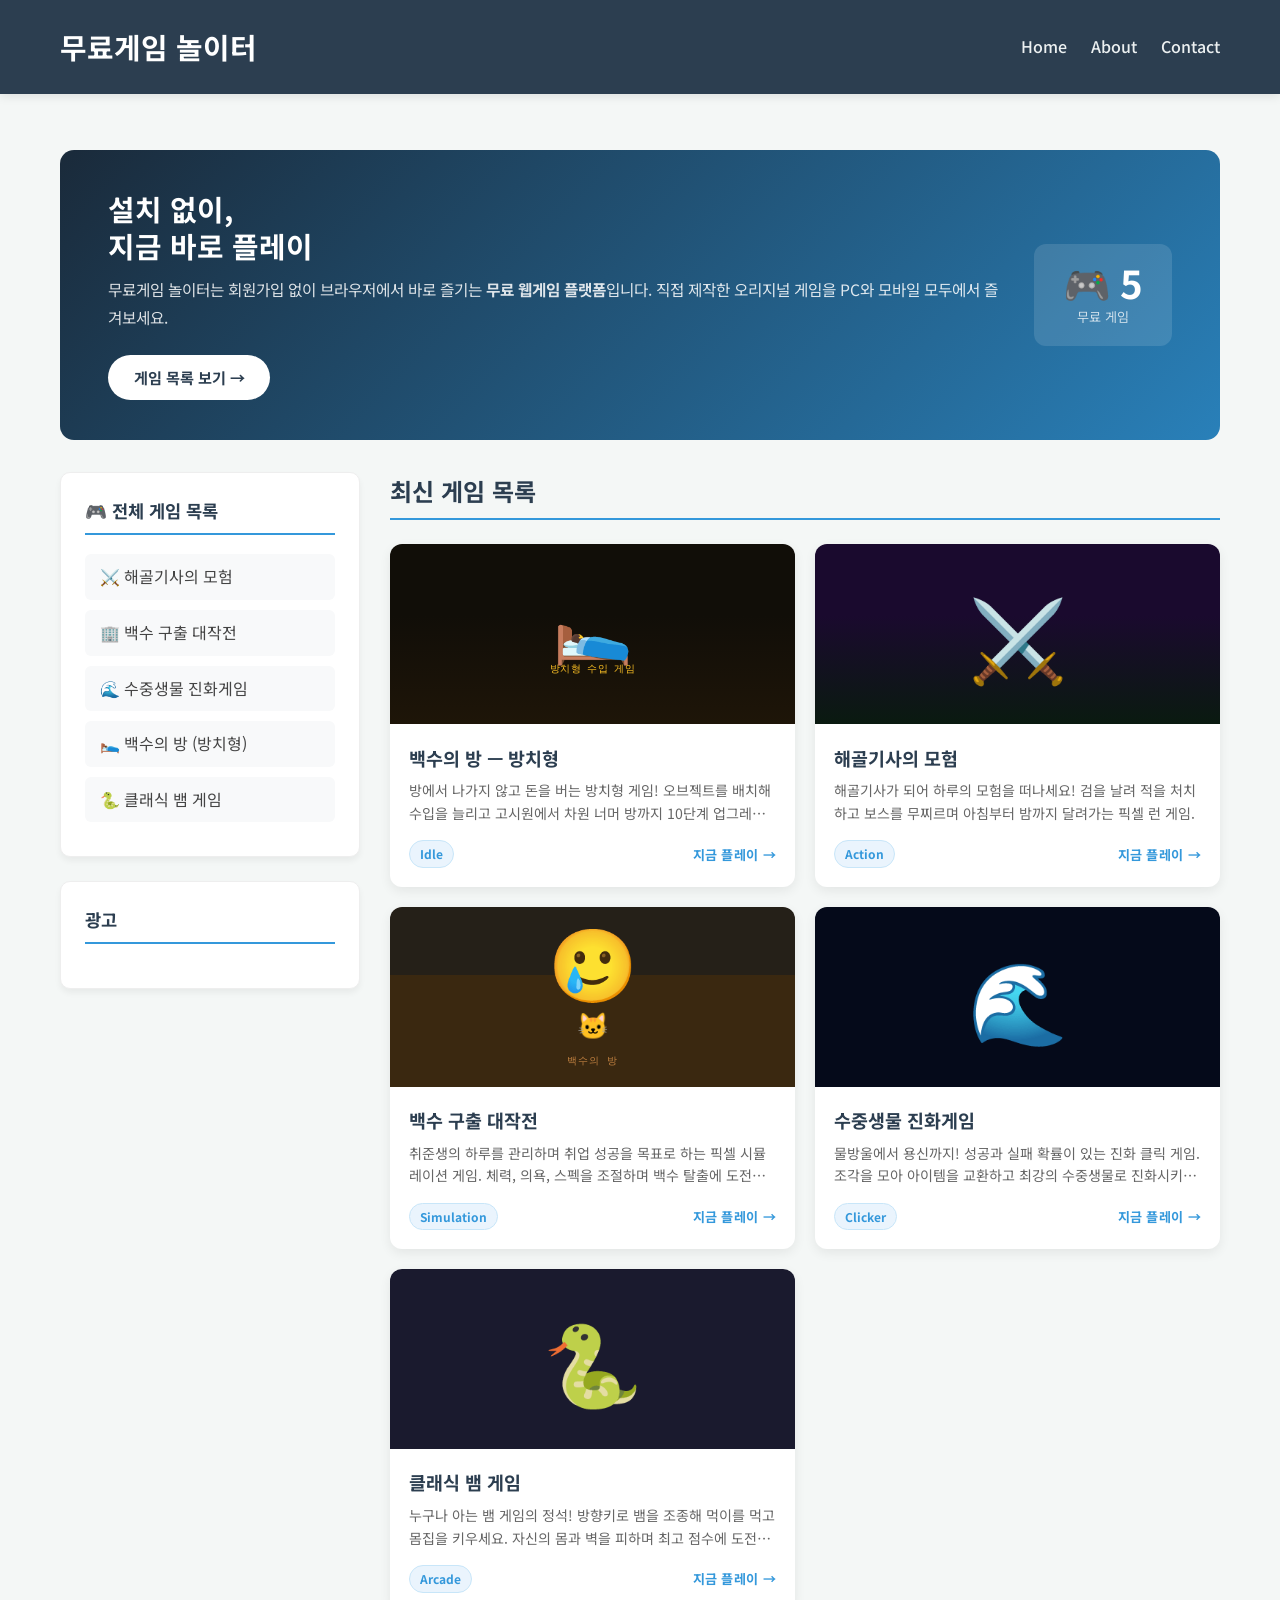
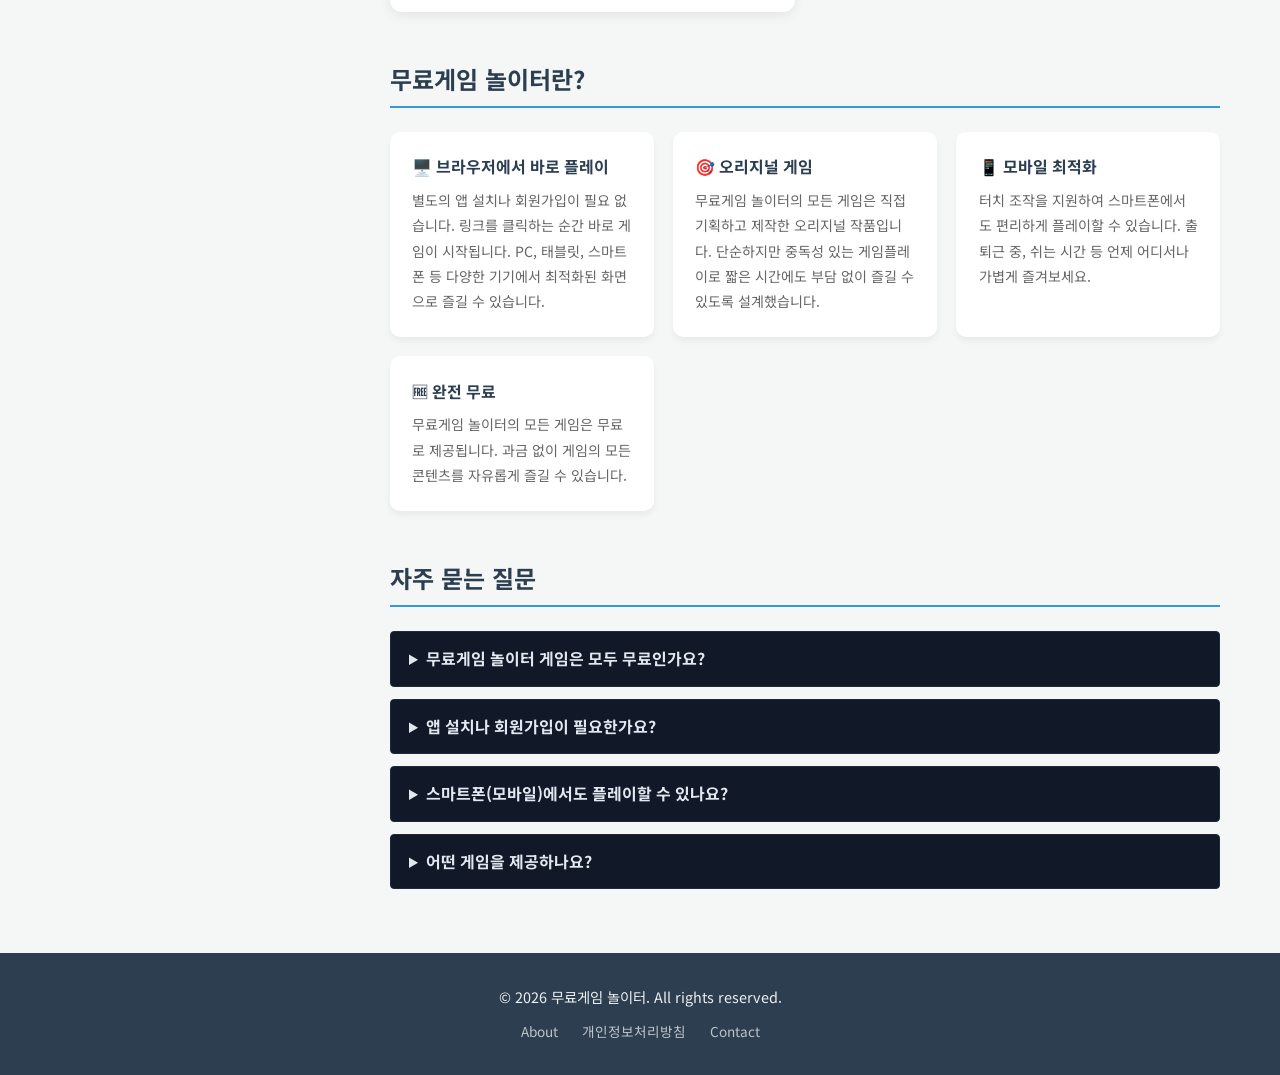
<file: index.html>
<!DOCTYPE html>
<html lang="ko">
<head>
    <meta charset="UTF-8">
    <meta name="viewport" content="width=device-width, initial-scale=1.0">
    <title>무료게임 놀이터 — 설치없는 무료 웹게임 모음</title>
    <meta name="description" content="무료게임 놀이터 — 설치·회원가입 없이 브라우저에서 바로 즐기는 무료 웹게임. 해골기사 런게임, 백수 시뮬레이션, 수중생물 진화게임, 뱀게임 4종 완전 무료.">
    <meta name="robots" content="index, follow">
    <meta name="keywords" content="무료게임, 무료 웹게임, 브라우저게임, 온라인게임, 설치없는게임, 뱀게임, 픽셀게임, 시뮬레이션게임, 클릭게임, 아케이드게임, 해골기사, 백수게임, 취준생게임, 수중생물진화게임, 모바일게임">
    <meta name="naver-site-verification" content="a60ce667fed3c7612b7364701ae4f0df9ac44468" />
    <link rel="canonical" href="https://game-vhy.pages.dev/">
    <!-- Open Graph -->
    <meta property="og:type" content="website">
    <meta property="og:title" content="무료게임 놀이터 — 설치없는 무료 웹게임 모음">
    <meta property="og:description" content="설치·회원가입 없이 브라우저에서 바로 즐기는 무료 웹게임. 해골기사, 백수게임, 수중생물진화, 뱀게임 4종 완전 무료.">
    <meta property="og:url" content="https://game-vhy.pages.dev/">
    <meta property="og:locale" content="ko_KR">
    <meta name="twitter:card" content="summary">
    <meta name="twitter:title" content="무료게임 놀이터 — 설치없는 무료 웹게임 모음">
    <meta name="twitter:description" content="설치·회원가입 없이 바로 즐기는 무료 웹게임. 4종 오리지널 게임 완전 무료.">
    <!-- JSON-LD 구조화 데이터 -->
    <script type="application/ld+json">
    {
      "@context": "https://schema.org",
      "@graph": [
        {
          "@type": "WebSite",
          "name": "무료게임 놀이터",
          "url": "https://game-vhy.pages.dev/",
          "description": "설치 없이 바로 즐기는 무료 웹게임 플랫폼. 오리지널 게임을 브라우저에서 바로 플레이하세요.",
          "inLanguage": "ko"
        },
        {
          "@type": "Organization",
          "name": "무료게임 놀이터",
          "url": "https://game-vhy.pages.dev/",
          "description": "설치 없이 브라우저에서 바로 즐기는 무료 웹게임 플랫폼"
        },
        {
          "@type": "FAQPage",
          "mainEntity": [
            {
              "@type": "Question",
              "name": "무료게임 놀이터 게임은 무료인가요?",
              "acceptedAnswer": {"@type": "Answer", "text": "네, 무료게임 놀이터의 모든 게임은 완전 무료입니다. 과금 없이 모든 콘텐츠를 즐길 수 있습니다."}
            },
            {
              "@type": "Question",
              "name": "앱 설치나 회원가입이 필요한가요?",
              "acceptedAnswer": {"@type": "Answer", "text": "아니요. 설치나 회원가입 없이 브라우저에서 링크 클릭만으로 바로 플레이할 수 있습니다."}
            },
            {
              "@type": "Question",
              "name": "모바일(스마트폰)에서도 플레이할 수 있나요?",
              "acceptedAnswer": {"@type": "Answer", "text": "네. 무료게임 놀이터의 모든 게임은 터치 조작을 지원하여 스마트폰과 태블릿에서도 즐길 수 있습니다."}
            },
            {
              "@type": "Question",
              "name": "어떤 게임이 있나요?",
              "acceptedAnswer": {"@type": "Answer", "text": "해골기사의 모험(픽셀 런 액션), 백수 구출 대작전(취준생 시뮬레이션), 수중생물 진화게임(클릭 진화), 클래식 뱀 게임(아케이드) 4종의 오리지널 게임을 제공합니다."}
            }
          ]
        },
        {
          "@type": "ItemList",
          "name": "무료게임 놀이터 게임 목록",
          "itemListElement": [
            {
              "@type": "ListItem",
              "position": 1,
              "name": "해골기사의 모험",
              "url": "https://game-vhy.pages.dev/games/skull-knight/index.html",
              "description": "해골기사가 되어 검을 날리며 하루의 모험을 달리는 픽셀 런 액션 게임"
            },
            {
              "@type": "ListItem",
              "position": 2,
              "name": "백수 구출 대작전",
              "url": "https://game-vhy.pages.dev/games/baksoo-game/index.html",
              "description": "취준생의 하루를 관리하며 취업 성공을 목표로 하는 픽셀 시뮬레이션 게임"
            },
            {
              "@type": "ListItem",
              "position": 3,
              "name": "수중생물 진화게임",
              "url": "https://game-vhy.pages.dev/games/aqua-evolution/index.html",
              "description": "물방울에서 용신까지, 성공/실패 확률이 있는 진화 클릭 게임"
            },
            {
              "@type": "ListItem",
              "position": 4,
              "name": "클래식 뱀 게임",
              "url": "https://game-vhy.pages.dev/games/snake/index.html",
              "description": "방향키로 뱀을 조종해 먹이를 먹고 몸집을 키우는 클래식 아케이드 게임"
            }
          ]
        }
      ]
    }
    </script>
    <link rel="stylesheet" href="style.css">
    <link href="https://fonts.googleapis.com/css2?family=Noto+Sans+KR:wght@400;700&display=swap" rel="stylesheet">
    <meta name="google-site-verification" content="uTg0WEeJPOnc0iMuNNExhLnkAziZhYDkIhC0jt1nSCg" />
    <!-- Google tag (gtag.js) -->
    <script async src="https://www.googletagmanager.com/gtag/js?id=G-99PTTPMZ02"></script>
    <script>
      window.dataLayer = window.dataLayer || [];
      function gtag(){dataLayer.push(arguments);}
      gtag('js', new Date());
      gtag('config', 'G-99PTTPMZ02');
    </script>
    <!-- Microsoft Clarity -->
    <script type="text/javascript">
      (function(c,l,a,r,i,t,y){
          c[a]=c[a]||function(){(c[a].q=c[a].q||[]).push(arguments)};
          t=l.createElement(r);t.async=1;t.src="https://www.clarity.ms/tag/"+i;
          y=l.getElementsByTagName(r)[0];y.parentNode.insertBefore(t,y);
      })(window, document, "clarity", "script", "vz4x98danc");
    </script>
    <meta name="google-adsense-account" content="ca-pub-4257571340496419">
    <script async src="https://pagead2.googlesyndication.com/pagead/js/adsbygoogle.js?client=ca-pub-4257571340496419" crossorigin="anonymous"></script>
</head>
<body>
    <header class="header">
        <div class="container header-container">
            <h1 class="logo">무료게임 놀이터</h1>
            <nav class="nav">
                <ul>
                    <li><a href="index.html">Home</a></li>
                    <li><a href="about.html">About</a></li>
                    <li><a href="contact.html">Contact</a></li>
                </ul>
            </nav>
        </div>
    </header>

    <div class="ad-top-container container">
        <ins class="adsbygoogle"
             style="display:block"
             data-ad-client="ca-pub-4257571340496419"
             data-ad-slot="auto"
             data-ad-format="auto"
             data-full-width-responsive="true"></ins>
        <script>(adsbygoogle = window.adsbygoogle || []).push({});</script>
    </div>

    <!-- 사이트 소개 히어로 섹션 -->
    <section class="hero container">
        <div class="hero-text">
            <div class="hero-body">
                <h2 class="hero-title">설치 없이,<br>지금 바로 플레이</h2>
                <p class="hero-desc">무료게임 놀이터는 회원가입 없이 브라우저에서 바로 즐기는 <strong>무료 웹게임 플랫폼</strong>입니다. 직접 제작한 오리지널 게임을 PC와 모바일 모두에서 즐겨보세요.</p>
                <a href="#games" class="hero-btn">게임 목록 보기 →</a>
            </div>
            <div class="hero-badge">
                <div class="num">🎮 5</div>
                <div class="label">무료 게임</div>
            </div>
        </div>
    </section>

    <main class="main-content container">
        <aside class="sidebar">
            <div class="sidebar-section">
                <h3 class="sidebar-title">🎮 전체 게임 목록</h3>
                <ul class="sidebar-list">
                    <li><a href="games/skull-knight/index.html">⚔️ 해골기사의 모험</a></li>
                    <li><a href="games/baksoo-game/index.html">🏢 백수 구출 대작전</a></li>
                    <li><a href="games/aqua-evolution/index.html">🌊 수중생물 진화게임</a></li>
                    <li><a href="games/idle-room/index.html">🛌 백수의 방 (방치형)</a></li>
                    <li><a href="games/snake/index.html">🐍 클래식 뱀 게임</a></li>
                </ul>
            </div>

            <div class="sidebar-section">
                <h3 class="sidebar-title">광고</h3>
                <ins class="adsbygoogle"
                     style="display:block"
                     data-ad-client="ca-pub-4257571340496419"
                     data-ad-slot="auto"
                     data-ad-format="auto"
                     data-full-width-responsive="true"></ins>
                <script>(adsbygoogle = window.adsbygoogle || []).push({});</script>
            </div>
        </aside>

        <section class="game-section">
            <h2 class="section-title" id="games">최신 게임 목록</h2>
            <div class="game-grid">
                <!-- Game Card: 백수의 방 방치형 (최신) -->
                <a href="games/idle-room/index.html" class="game-card">
                    <div class="game-thumbnail" style="background: linear-gradient(180deg, #110e08 40%, #1e1508 100%); display: flex; flex-direction: column; align-items: center; justify-content: center; gap: 6px;">
                        <div style="font-size:4rem; line-height:1;">🛌</div>
                        <div style="font-size:0.6rem; color:#fbbf24; letter-spacing:0.05em; font-family:monospace;">방치형 수입 게임</div>
                    </div>
                    <div class="game-info">
                        <h3 class="game-title">백수의 방 — 방치형</h3>
                        <p class="game-desc">방에서 나가지 않고 돈을 버는 방치형 게임! 오브젝트를 배치해 수입을 늘리고 고시원에서 차원 너머 방까지 10단계 업그레이드에 도전하세요.</p>
                        <div class="game-card-footer">
                            <span class="game-category">Idle</span>
                            <span class="game-play-btn">지금 플레이 →</span>
                        </div>
                    </div>
                </a>

                <!-- Game Card: 해골기사의 모험 -->
                <a href="games/skull-knight/index.html" class="game-card">
                    <div class="game-thumbnail" style="background: linear-gradient(180deg, #1a0a2e 40%, #0a1a10 100%); display: flex; align-items: center; justify-content: center; font-size: 5rem;">
                        ⚔️
                    </div>
                    <div class="game-info">
                        <h3 class="game-title">해골기사의 모험</h3>
                        <p class="game-desc">해골기사가 되어 하루의 모험을 떠나세요! 검을 날려 적을 처치하고 보스를 무찌르며 아침부터 밤까지 달려가는 픽셀 런 게임.</p>
                        <div class="game-card-footer">
                            <span class="game-category">Action</span>
                            <span class="game-play-btn">지금 플레이 →</span>
                        </div>
                    </div>
                </a>

                <!-- Game Card: 백수 구출 대작전 -->
                <a href="games/baksoo-game/index.html" class="game-card">
                    <div class="game-thumbnail" style="background: linear-gradient(180deg, #252018 38%, #3a2810 38%); display: flex; flex-direction: column; align-items: center; justify-content: center; gap: 8px;">
                        <div style="font-size:4.5rem; line-height:1;">🥲</div>
                        <div style="font-size:1.6rem;">🐱</div>
                        <div style="font-size:0.65rem; color:#c08040; letter-spacing:0.1em; font-family:monospace;">백수의 방</div>
                    </div>
                    <div class="game-info">
                        <h3 class="game-title">백수 구출 대작전</h3>
                        <p class="game-desc">취준생의 하루를 관리하며 취업 성공을 목표로 하는 픽셀 시뮬레이션 게임. 체력, 의욕, 스펙을 조절하며 백수 탈출에 도전하세요!</p>
                        <div class="game-card-footer">
                            <span class="game-category">Simulation</span>
                            <span class="game-play-btn">지금 플레이 →</span>
                        </div>
                    </div>
                </a>

                <!-- Game Card: 수중생물 진화게임 -->
                <a href="games/aqua-evolution/index.html" class="game-card">
                    <div class="game-thumbnail" style="background: #050a1a; display: flex; align-items: center; justify-content: center; font-size: 5rem;">
                        🌊
                    </div>
                    <div class="game-info">
                        <h3 class="game-title">수중생물 진화게임</h3>
                        <p class="game-desc">물방울에서 용신까지! 성공과 실패 확률이 있는 진화 클릭 게임. 조각을 모아 아이템을 교환하고 최강의 수중생물로 진화시키세요.</p>
                        <div class="game-card-footer">
                            <span class="game-category">Clicker</span>
                            <span class="game-play-btn">지금 플레이 →</span>
                        </div>
                    </div>
                </a>

                <!-- Game Card: 뱀 게임 -->
                <a href="games/snake/index.html" class="game-card">
                    <div class="game-thumbnail" style="background: #1a1a2e; display: flex; align-items: center; justify-content: center; font-size: 5rem;">
                        🐍
                    </div>
                    <div class="game-info">
                        <h3 class="game-title">클래식 뱀 게임</h3>
                        <p class="game-desc">누구나 아는 뱀 게임의 정석! 방향키로 뱀을 조종해 먹이를 먹고 몸집을 키우세요. 자신의 몸과 벽을 피하며 최고 점수에 도전하세요.</p>
                        <div class="game-card-footer">
                            <span class="game-category">Arcade</span>
                            <span class="game-play-btn">지금 플레이 →</span>
                        </div>
                    </div>
                </a>
            </div>

            <!-- 사이트 소개 텍스트 섹션 (콘텐츠 보강) -->
            <section class="info-section">
                <h2 class="section-title" style="margin-top: 3rem;">무료게임 놀이터란?</h2>
                <div class="info-grid">
                    <div class="info-item">
                        <h3>🖥️ 브라우저에서 바로 플레이</h3>
                        <p>별도의 앱 설치나 회원가입이 필요 없습니다. 링크를 클릭하는 순간 바로 게임이 시작됩니다. PC, 태블릿, 스마트폰 등 다양한 기기에서 최적화된 화면으로 즐길 수 있습니다.</p>
                    </div>
                    <div class="info-item">
                        <h3>🎯 오리지널 게임</h3>
                        <p>무료게임 놀이터의 모든 게임은 직접 기획하고 제작한 오리지널 작품입니다. 단순하지만 중독성 있는 게임플레이로 짧은 시간에도 부담 없이 즐길 수 있도록 설계했습니다.</p>
                    </div>
                    <div class="info-item">
                        <h3>📱 모바일 최적화</h3>
                        <p>터치 조작을 지원하여 스마트폰에서도 편리하게 플레이할 수 있습니다. 출퇴근 중, 쉬는 시간 등 언제 어디서나 가볍게 즐겨보세요.</p>
                    </div>
                    <div class="info-item">
                        <h3>🆓 완전 무료</h3>
                        <p>무료게임 놀이터의 모든 게임은 무료로 제공됩니다. 과금 없이 게임의 모든 콘텐츠를 자유롭게 즐길 수 있습니다.</p>
                    </div>
                </div>
            </section>

            <!-- FAQ 섹션 -->
            <section class="info-section" style="margin-top:3rem;">
                <h2 class="section-title">자주 묻는 질문</h2>
                <div style="display:flex;flex-direction:column;gap:12px;margin-top:1rem;">
                    <details style="background:#111827;border:1px solid #1e293b;border-radius:4px;padding:14px 18px;">
                        <summary style="cursor:pointer;font-weight:700;color:#e2e8f0;">무료게임 놀이터 게임은 모두 무료인가요?</summary>
                        <p style="margin-top:8px;color:#94a3b8;line-height:1.8;">네, 무료게임 놀이터의 모든 게임은 완전 무료입니다. 유료 결제 없이 모든 콘텐츠를 즐길 수 있습니다.</p>
                    </details>
                    <details style="background:#111827;border:1px solid #1e293b;border-radius:4px;padding:14px 18px;">
                        <summary style="cursor:pointer;font-weight:700;color:#e2e8f0;">앱 설치나 회원가입이 필요한가요?</summary>
                        <p style="margin-top:8px;color:#94a3b8;line-height:1.8;">아니요. 별도의 앱 설치나 회원가입 없이 브라우저에서 링크 클릭만으로 즉시 플레이할 수 있습니다.</p>
                    </details>
                    <details style="background:#111827;border:1px solid #1e293b;border-radius:4px;padding:14px 18px;">
                        <summary style="cursor:pointer;font-weight:700;color:#e2e8f0;">스마트폰(모바일)에서도 플레이할 수 있나요?</summary>
                        <p style="margin-top:8px;color:#94a3b8;line-height:1.8;">네. 모든 게임이 터치 조작을 지원합니다. 아이폰, 안드로이드 스마트폰, 태블릿 등에서 모두 플레이 가능합니다.</p>
                    </details>
                    <details style="background:#111827;border:1px solid #1e293b;border-radius:4px;padding:14px 18px;">
                        <summary style="cursor:pointer;font-weight:700;color:#e2e8f0;">어떤 게임을 제공하나요?</summary>
                        <p style="margin-top:8px;color:#94a3b8;line-height:1.8;"><a href="games/skull-knight/index.html" style="color:#818cf8;">해골기사의 모험</a>(픽셀 런 액션), <a href="games/baksoo-game/index.html" style="color:#818cf8;">백수 구출 대작전</a>(취준생 시뮬레이션), <a href="games/aqua-evolution/index.html" style="color:#818cf8;">수중생물 진화게임</a>(클릭 진화), <a href="games/snake/index.html" style="color:#818cf8;">클래식 뱀 게임</a>(아케이드) 4종의 오리지널 게임을 제공합니다.</p>
                    </details>
                </div>
            </section>
        </section>
    </main>

    <footer class="footer">
        <div class="container footer-container">
            <p>&copy; 2026 무료게임 놀이터. All rights reserved.</p>
            <div class="footer-links">
                <a href="about.html">About</a>
                <a href="privacy.html">개인정보처리방침</a>
                <a href="contact.html">Contact</a>
            </div>
        </div>
    </footer>

    <script src="main.js"></script>
</body>
</html>
</file>
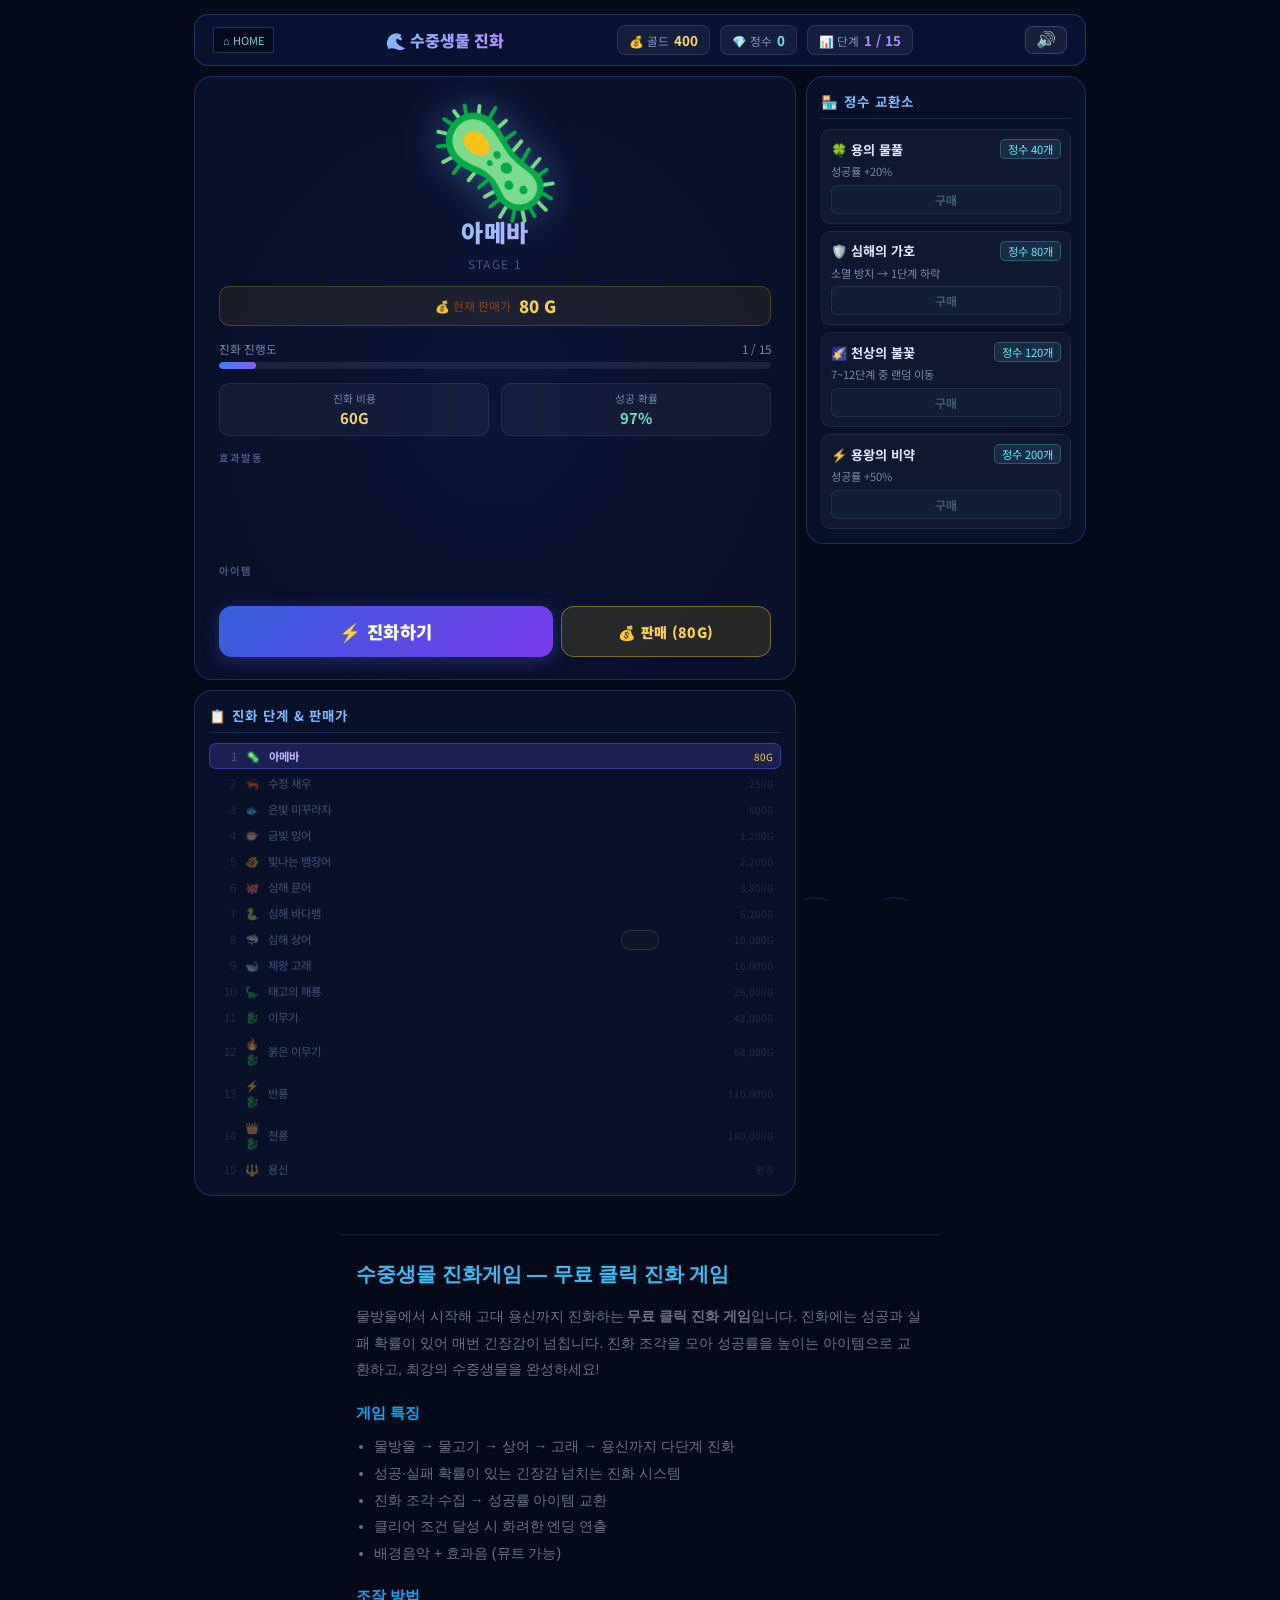
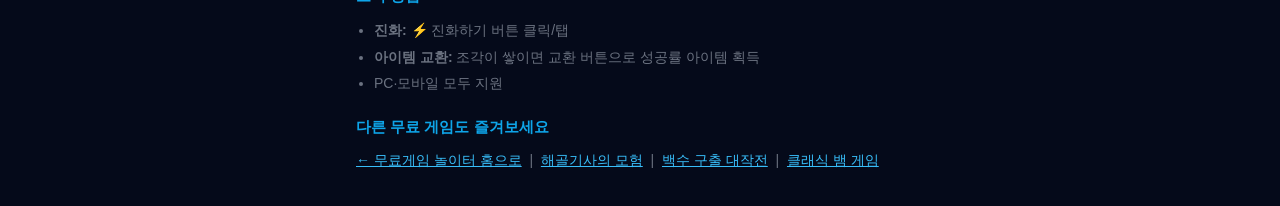
<file: games/aqua-evolution/index.html>
<!DOCTYPE html>
<html lang="ko">
<head>
    <meta charset="UTF-8">
    <meta name="viewport" content="width=device-width, initial-scale=1.0">
    <title>수중생물 진화게임 - 무료게임 놀이터</title>
    <meta name="description" content="물방울에서 용신까지! 성공과 실패 확률이 있는 진화 클릭 게임. 조각을 모아 아이템을 교환하고 최강의 수중생물로 진화시키세요.">
    <meta name="robots" content="index, follow">
<link rel="canonical" href="https://game-vhy.pages.dev/games/aqua-evolution/index.html">
    <meta property="og:type" content="website">
    <meta property="og:title" content="수중생물 진화게임 - 무료게임 놀이터">
    <meta property="og:description" content="물방울에서 용신까지! 성공/실패 확률이 있는 진화 클릭 게임. 최강의 수중생물로 진화시키세요.">
    <meta property="og:url" content="https://game-vhy.pages.dev/games/aqua-evolution/index.html">
    <meta property="og:locale" content="ko_KR">
    <script type="application/ld+json">
    {
      "@context": "https://schema.org",
      "@graph": [
        {
          "@type": "VideoGame",
          "name": "수중생물 진화게임",
          "description": "물방울에서 용신까지! 성공과 실패 확률이 있는 진화 클릭 게임. 조각을 모아 아이템을 교환하고 최강의 수중생물로 진화시키세요.",
          "url": "https://game-vhy.pages.dev/games/aqua-evolution/index.html",
          "genre": ["Clicker", "Casual"],
          "gamePlatform": "Web Browser",
          "inLanguage": "ko",
          "isAccessibleForFree": true,
          "publisher": {
            "@type": "Organization",
            "name": "무료게임 놀이터",
            "url": "https://game-vhy.pages.dev/"
          }
        },
        {
          "@type": "BreadcrumbList",
          "itemListElement": [
            {"@type": "ListItem", "position": 1, "name": "홈", "item": "https://game-vhy.pages.dev/"},
            {"@type": "ListItem", "position": 2, "name": "수중생물 진화게임", "item": "https://game-vhy.pages.dev/games/aqua-evolution/index.html"}
          ]
        },
        {
          "@type": "FAQPage",
          "mainEntity": [
            {
              "@type": "Question",
              "name": "수중생물 진화게임은 무료인가요?",
              "acceptedAnswer": {"@type": "Answer", "text": "네, 완전 무료입니다. 설치나 회원가입 없이 브라우저에서 바로 플레이할 수 있습니다."}
            },
            {
              "@type": "Question",
              "name": "진화 실패 시 어떻게 되나요?",
              "acceptedAnswer": {"@type": "Answer", "text": "진화 실패 시 현재 단계가 낮아질 수 있습니다. 진화 조각을 모아 성공률을 높이는 아이템을 구입하면 성공 확률을 높일 수 있습니다."}
            }
          ]
        }
      ]
    }
    </script>
    <!-- Google tag (gtag.js) -->
    <script async src="https://www.googletagmanager.com/gtag/js?id=G-99PTTPMZ02"></script>
    <script>
      window.dataLayer = window.dataLayer || [];
      function gtag(){dataLayer.push(arguments);}
      gtag('js', new Date());
      gtag('config', 'G-99PTTPMZ02');
    </script>
    <!-- Microsoft Clarity -->
    <script type="text/javascript">
      (function(c,l,a,r,i,t,y){
          c[a]=c[a]||function(){(c[a].q=c[a].q||[]).push(arguments)};
          t=l.createElement(r);t.async=1;t.src="https://www.clarity.ms/tag/"+i;
          y=l.getElementsByTagName(r)[0];y.parentNode.insertBefore(t,y);
      })(window, document, "clarity", "script", "vz4x98danc");
    </script>
    <meta name="google-adsense-account" content="ca-pub-4257571340496419">
    <script async src="https://pagead2.googlesyndication.com/pagead/js/adsbygoogle.js?client=ca-pub-4257571340496419" crossorigin="anonymous"></script>
    <link href="https://fonts.googleapis.com/css2?family=Noto+Sans+KR:wght@400;700;900&display=swap" rel="stylesheet">
    <style>
        * { margin: 0; padding: 0; box-sizing: border-box; }

        body {
            font-family: 'Noto Sans KR', sans-serif;
            background: #050a1a;
            color: #e0e8ff;
            min-height: 100vh;
            overflow-x: hidden;
        }

        .bg-bubbles { position: fixed; inset: 0; pointer-events: none; z-index: 0; overflow: hidden; }
        .bubble {
            position: absolute; bottom: -60px; border-radius: 50%;
            background: rgba(80, 120, 255, 0.07); border: 1px solid rgba(80, 120, 255, 0.13);
            animation: rise linear infinite;
        }
        @keyframes rise { to { transform: translateY(-110vh) scale(1.2); opacity: 0; } }

        .game-wrapper {
            position: relative; z-index: 1;
            max-width: 920px; margin: 0 auto; padding: 14px;
            display: flex; flex-direction: column; gap: 10px;
        }

        /* ── 상단 바 ── */
        .top-bar {
            display: flex; align-items: center; justify-content: space-between;
            background: rgba(10, 20, 50, 0.92); border: 1px solid rgba(80, 140, 255, 0.3);
            border-radius: 14px; padding: 10px 18px; gap: 10px; flex-wrap: wrap;
        }
        .game-title-small {
            font-size: 1rem; font-weight: 900;
            background: linear-gradient(135deg, #7eb8ff, #b48aff);
            -webkit-background-clip: text; -webkit-text-fill-color: transparent; white-space: nowrap;
        }
        .stat-group { display: flex; gap: 10px; flex-wrap: wrap; }
        .stat-item {
            display: flex; align-items: center; gap: 5px;
            background: rgba(255,255,255,0.05); border: 1px solid rgba(255,255,255,0.1);
            border-radius: 8px; padding: 4px 11px; font-size: 0.84rem;
        }
        .stat-item .label { color: #8899cc; font-size: 0.73rem; }
        .stat-item .value { font-weight: 700; color: #e8f0ff; }
        #gold-val    { color: #ffd86b; }
        #essence-val { color: #67e8f9; }
        #stage-val   { color: #a78bfa; }

        .music-btn {
            background: rgba(255,255,255,0.06); border: 1px solid rgba(255,255,255,0.15);
            border-radius: 8px; padding: 5px 10px; font-size: 1rem; cursor: pointer;
            color: #e0e8ff; transition: background 0.2s, transform 0.1s; line-height: 1;
            flex-shrink: 0;
        }
        .music-btn:hover { background: rgba(255,255,255,0.13); transform: scale(1.08); }

        /* ── 메인 그리드 ── */
        .main-area { display: grid; grid-template-columns: 1fr 280px; gap: 10px; }
        .left-col  { display: flex; flex-direction: column; gap: 10px; }

        /* 골드→정수 교환 */
        .exchange-row { display: flex; gap: 5px; margin-top: 4px; }
        .exchange-btn {
            flex: 1; padding: 7px 3px; font-size: 0.68rem; font-weight: 700;
            font-family: 'Noto Sans KR', sans-serif;
            border: 1px solid rgba(250,204,21,0.35); border-radius: 7px;
            background: rgba(250,204,21,0.07); color: #fcd34d;
            cursor: pointer; transition: background 0.15s, transform 0.1s;
            text-align: center; line-height: 1.45;
        }
        .exchange-btn span { font-size: 0.62rem; color: #92400e; font-weight: 400; }
        .exchange-btn:hover:not(:disabled) { background: rgba(250,204,21,0.18); transform: translateY(-1px); }
        .exchange-btn:disabled { opacity: 0.3; cursor: not-allowed; transform: none; }

        /* ── 진화 패널 ── */
        .evo-panel {
            background: rgba(10, 18, 45, 0.93);
            border: 1px solid rgba(80, 140, 255, 0.25);
            border-radius: 18px; padding: 22px 24px;
            display: flex; flex-direction: column; align-items: center; gap: 14px;
            position: relative; overflow: hidden;
        }
        .evo-panel::before {
            content: ''; position: absolute; inset: 0;
            background: radial-gradient(ellipse at 50% 55%, rgba(60, 100, 255, 0.06) 0%, transparent 70%);
            pointer-events: none;
        }

        .creature-display { display: flex; flex-direction: column; align-items: center; gap: 6px; }
        .creature-emoji {
            font-size: 6.8rem; line-height: 1;
            filter: drop-shadow(0 0 22px rgba(100, 160, 255, 0.45));
            transition: transform 0.3s ease, opacity 0.3s ease, filter 0.3s ease;
            user-select: none;
        }
        .creature-emoji.dying {
            animation: death-anim 0.4s ease-out forwards;
        }
        @keyframes death-anim {
            0%   { transform: scale(1);    opacity: 1; filter: drop-shadow(0 0 22px rgba(248,113,113,0.8)); }
            40%  { transform: scale(1.15); opacity: 1; filter: drop-shadow(0 0 40px rgba(248,113,113,1)); }
            100% { transform: scale(0.2);  opacity: 0; filter: drop-shadow(0 0 0px transparent); }
        }
        .creature-emoji.selling {
            animation: sell-anim 0.35s ease-out forwards;
        }
        @keyframes sell-anim {
            0%   { transform: scale(1);   opacity: 1; filter: drop-shadow(0 0 22px rgba(100,160,255,0.5)); }
            50%  { transform: scale(1.1); opacity: 1; filter: drop-shadow(0 0 40px rgba(255,215,0,0.9)); }
            100% { transform: scale(0.3); opacity: 0; }
        }
        .creature-name {
            font-size: 1.5rem; font-weight: 900; letter-spacing: 0.04em;
            background: linear-gradient(135deg, #93c5fd, #c4b5fd);
            -webkit-background-clip: text; -webkit-text-fill-color: transparent;
        }
        .stage-badge { font-size: 0.74rem; color: #4a5580; letter-spacing: 0.12em; }

        /* 판매가 배너 */
        .sell-value-banner {
            width: 100%; display: flex; align-items: center; justify-content: center;
            gap: 8px;
            background: rgba(250, 204, 21, 0.07); border: 1px solid rgba(250, 204, 21, 0.2);
            border-radius: 10px; padding: 7px 14px;
        }
        .svb-label { font-size: 0.74rem; color: #92400e; }
        .svb-val   { font-size: 1.05rem; font-weight: 900; color: #fcd34d; }

        /* 진행바 */
        .upgrade-progress { width: 100%; }
        .progress-label { display: flex; justify-content: space-between; font-size: 0.73rem; color: #7788aa; margin-bottom: 5px; }
        .progress-bar-bg { width: 100%; height: 7px; background: rgba(255,255,255,0.07); border-radius: 4px; overflow: hidden; }
        .progress-bar-fill { height: 100%; background: linear-gradient(90deg, #3b82f6, #8b5cf6); border-radius: 4px; transition: width 0.5s ease; }

        /* 정보 박스 */
        .upgrade-info { display: flex; gap: 12px; width: 100%; }
        .info-box {
            flex: 1; display: flex; flex-direction: column; align-items: center; gap: 1px;
            background: rgba(255,255,255,0.04); border: 1px solid rgba(255,255,255,0.08);
            border-radius: 10px; padding: 7px 10px;
        }
        .info-box .ib-label { color: #7788aa; font-size: 0.67rem; }
        .info-box .ib-val   { font-weight: 700; font-size: 0.93rem; }
        .ib-gold { color: #ffd86b; }
        .ib-rate { color: #6ee7b7; }

        /* 섹션 라벨 */
        .section-label {
            width: 100%; font-size: 0.65rem; font-weight: 700; letter-spacing: 0.1em;
            color: #4a5580; text-align: left;
        }

        /* 활성 아이템 */
        .active-items { display: flex; gap: 7px; flex-wrap: wrap; justify-content: center; min-height: 26px; }
        .active-item-badge {
            font-size: 0.72rem; padding: 3px 9px; border-radius: 20px; border: 1px solid;
            animation: pulse-badge 1.5s ease-in-out infinite;
        }
        .badge-herb    { background: rgba(34,197,94,0.15);  border-color: rgba(34,197,94,0.4);  color: #86efac; }
        .badge-shield  { background: rgba(59,130,246,0.15); border-color: rgba(59,130,246,0.4); color: #93c5fd; }
        .badge-rebirth { background: rgba(251,146,60,0.15); border-color: rgba(251,146,60,0.4); color: #fdba74; }
        @keyframes pulse-badge { 0%,100%{opacity:1} 50%{opacity:0.55} }

        /* 결과 메시지 */
        .result-msg {
            font-size: 1.5rem; font-weight: 900; letter-spacing: 0.06em;
            min-height: 1.9rem; text-align: center; transition: all 0.25s ease;
        }
        .result-success { color: #4ade80; text-shadow: 0 0 18px rgba(74,222,128,0.6); }
        .result-fail    { color: #f87171; text-shadow: 0 0 18px rgba(248,113,113,0.6); }
        .result-sell    { color: #fcd34d; text-shadow: 0 0 18px rgba(252,211,77,0.6); }
        .result-clear   { color: #ffd700; text-shadow: 0 0 28px rgba(255,215,0,0.8); font-size: 1.85rem; }

        /* 퀵 아이템 사용 */
        .quick-items { display: flex; gap: 5px; flex-wrap: wrap; width: 100%; justify-content: center; min-height: 0; }
        .qi-btn {
            display: flex; align-items: center; gap: 4px;
            padding: 5px 11px; border-radius: 8px; cursor: pointer;
            border: 1px solid rgba(103,232,249,0.35);
            background: rgba(103,232,249,0.08); color: #a5f3fc;
            font-size: 0.78rem; font-weight: 700; font-family: 'Noto Sans KR', sans-serif;
            transition: background 0.15s, transform 0.1s;
        }
        .qi-btn:hover:not(:disabled) { background: rgba(103,232,249,0.22); transform: translateY(-1px); }
        .qi-btn:disabled { opacity: 0.32; cursor: not-allowed; transform: none; }
        .qi-btn.qi-active {
            background: rgba(34,197,94,0.12); border-color: rgba(34,197,94,0.4);
            color: #86efac; cursor: default;
            animation: pulse-badge 1.5s ease-in-out infinite;
        }
        .qi-count { font-size: 0.68rem; opacity: 0.7; }

        /* 버튼 행 */
        .btn-row { display: flex; gap: 8px; width: 100%; }

        .upgrade-btn {
            flex: 1.6; padding: 13px; font-size: 1.1rem; font-weight: 900;
            font-family: 'Noto Sans KR', sans-serif; letter-spacing: 0.03em;
            border: none; border-radius: 13px; cursor: pointer;
            background: linear-gradient(135deg, #1d4ed8, #7c3aed); color: #fff;
            position: relative; overflow: hidden;
            transition: transform 0.12s, box-shadow 0.2s;
            box-shadow: 0 4px 18px rgba(100,100,255,0.3);
        }
        .upgrade-btn::before { content:''; position:absolute; inset:0; background:linear-gradient(135deg,rgba(255,255,255,0.1),transparent); }
        .upgrade-btn:hover:not(:disabled) { transform: translateY(-2px); box-shadow: 0 6px 26px rgba(100,100,255,0.45); }
        .upgrade-btn:active:not(:disabled) { transform: translateY(0); }
        .upgrade-btn:disabled { opacity: 0.35; cursor: not-allowed; transform: none; }
        .upgrade-btn.clear { background: linear-gradient(135deg, #d97706, #dc2626); }

        .sell-btn {
            flex: 1; padding: 13px 8px; font-size: 0.88rem; font-weight: 900;
            font-family: 'Noto Sans KR', sans-serif; letter-spacing: 0.02em;
            border: 1px solid rgba(250,204,21,0.4); border-radius: 13px; cursor: pointer;
            background: rgba(250,204,21,0.12); color: #fcd34d;
            transition: background 0.2s, transform 0.12s, box-shadow 0.2s;
        }
        .sell-btn:hover:not(:disabled) { background: rgba(250,204,21,0.22); transform: translateY(-2px); box-shadow: 0 4px 18px rgba(250,204,21,0.25); }
        .sell-btn:active:not(:disabled) { transform: translateY(0); }
        .sell-btn:disabled { opacity: 0.3; cursor: not-allowed; transform: none; }

        /* ── 우측 패널 ── */
        .side-panel { display: flex; flex-direction: column; gap: 10px; }
        .panel-box {
            background: rgba(10, 18, 45, 0.93);
            border: 1px solid rgba(80, 140, 255, 0.25);
            border-radius: 18px; padding: 14px;
        }
        .panel-title {
            font-size: 0.84rem; font-weight: 700; color: #7eb8ff; letter-spacing: 0.07em;
            margin-bottom: 10px; padding-bottom: 7px;
            border-bottom: 1px solid rgba(80, 140, 255, 0.2);
        }

        .shop-item {
            display: flex; flex-direction: column; gap: 5px;
            background: rgba(255,255,255,0.03); border: 1px solid rgba(255,255,255,0.07);
            border-radius: 9px; padding: 9px; margin-bottom: 7px;
        }
        .shop-item:last-child { margin-bottom: 0; }
        .shop-item-header { display: flex; align-items: center; justify-content: space-between; }
        .shop-item-name { font-size: 0.82rem; font-weight: 700; }
        .shop-item-cost {
            font-size: 0.7rem; color: #67e8f9;
            background: rgba(103,232,249,0.1); border: 1px solid rgba(103,232,249,0.25);
            border-radius: 5px; padding: 1px 7px;
        }
        .shop-item-desc { font-size: 0.7rem; color: #7788aa; line-height: 1.4; }
        .shop-btn {
            padding: 5px 10px; font-size: 0.75rem; font-weight: 700;
            font-family: 'Noto Sans KR', sans-serif;
            border: 1px solid rgba(103,232,249,0.35); border-radius: 6px;
            background: rgba(103,232,249,0.1); color: #a5f3fc;
            cursor: pointer; transition: background 0.2s, transform 0.1s; width: 100%;
        }
        .shop-btn:hover:not(:disabled) { background: rgba(103,232,249,0.22); transform: translateY(-1px); }
        .shop-btn:disabled { opacity: 0.3; cursor: not-allowed; }

        /* 아이템 보관함 */
        .inv-item {
            display: flex; align-items: center; gap: 8px;
            background: rgba(255,255,255,0.03); border: 1px solid rgba(255,255,255,0.07);
            border-radius: 9px; padding: 8px 10px; margin-bottom: 6px;
        }
        .inv-item:last-child { margin-bottom: 0; }
        .inv-emoji { font-size: 1.2rem; flex-shrink: 0; }
        .inv-info  { flex: 1; min-width: 0; }
        .inv-name  { font-size: 0.8rem; font-weight: 700; color: #c4b5fd; }
        .inv-desc  { font-size: 0.68rem; color: #7788aa; margin-top: 1px; }
        .inv-count {
            font-size: 0.78rem; font-weight: 700; color: #fcd34d;
            background: rgba(252,211,77,0.12); border: 1px solid rgba(252,211,77,0.25);
            border-radius: 5px; padding: 2px 8px; flex-shrink: 0;
        }
        .inv-count.zero { color: #4a5580; background: transparent; border-color: rgba(74,85,128,0.15); }
        .inv-use-btn {
            padding: 4px 10px; font-size: 0.73rem; font-weight: 700;
            font-family: 'Noto Sans KR', sans-serif; flex-shrink: 0;
            border: 1px solid rgba(103,232,249,0.4); border-radius: 6px;
            background: rgba(103,232,249,0.1); color: #a5f3fc;
            cursor: pointer; transition: background 0.15s, transform 0.1s;
        }
        .inv-use-btn:hover:not(:disabled) { background: rgba(103,232,249,0.22); transform: translateY(-1px); }
        .inv-use-btn:disabled { opacity: 0.28; cursor: not-allowed; }
        .inv-use-btn.active {
            background: rgba(34,197,94,0.15); border-color: rgba(34,197,94,0.4);
            color: #86efac; cursor: default;
            animation: pulse-badge 1.5s ease-in-out infinite;
        }

        /* 단계 목록 */
        .stages-panel { flex: 1; }
        .stage-list { display: flex; flex-direction: column; gap: 2px; }
        .stage-row {
            display: flex; align-items: center; gap: 7px;
            padding: 4px 7px; border-radius: 7px; font-size: 0.71rem;
            transition: background 0.2s; opacity: 0.38;
        }
        .stage-row.current { background: rgba(99,102,241,0.2); border: 1px solid rgba(99,102,241,0.4); opacity: 1; }
        .stage-row.done    { opacity: 0.62; }
        .stage-row.done .srow-name { color: #4ade80; }
        .srow-num   { color: #4a5580; width: 20px; text-align: right; flex-shrink: 0; }
        .srow-emoji { width: 18px; text-align: center; flex-shrink: 0; }
        .srow-name  { flex: 1; color: #8899cc; font-weight: 500; }
        .srow-sell  { color: #4a5580; font-size: 0.62rem; width: 48px; text-align: right; flex-shrink: 0; }
        .stage-row.current .srow-name { color: #c4b5fd; font-weight: 700; }
        .stage-row.current .srow-sell { color: #fcd34d; }

        /* 정수 수집 버튼 */
        .collect-zone {
            display: none; width: 100%; cursor: pointer;
            background: rgba(103,232,249,0.08);
            border: 1px solid rgba(103,232,249,0.45);
            border-radius: 12px; padding: 10px 16px;
            font-size: 0.95rem; font-weight: 700; color: #67e8f9;
            text-align: center; user-select: none;
            transition: background 0.15s, transform 0.1s;
            animation: pulse-collect 1.2s ease-in-out infinite;
        }
        .collect-zone.active { display: block; }
        .collect-zone:hover  { background: rgba(103,232,249,0.18); transform: scale(1.02); }
        @keyframes pulse-collect {
            0%,100% { box-shadow: 0 0 0 0 rgba(103,232,249,0.35); }
            50%     { box-shadow: 0 0 0 7px rgba(103,232,249,0); }
        }

        /* 오버레이 */
        .effect-overlay { position: fixed; inset: 0; pointer-events: none; z-index: 50; opacity: 0; transition: opacity 0.1s; }
        .effect-overlay.success { background: radial-gradient(ellipse at 50% 50%, rgba(74,222,128,0.2) 0%, transparent 70%); }
        .effect-overlay.fail    { background: radial-gradient(ellipse at 50% 50%, rgba(248,113,113,0.28) 0%, transparent 65%); }
        .effect-overlay.sell    { background: radial-gradient(ellipse at 50% 50%, rgba(252,211,77,0.2) 0%, transparent 70%); }
        .effect-overlay.active  { opacity: 1; }

        #particle-canvas { position: fixed; inset: 0; pointer-events: none; z-index: 200; }

        /* 클리어 팝업 */
        .clear-popup { position: fixed; inset: 0; z-index: 300; display: none; align-items: center; justify-content: center; background: rgba(0,0,0,0.75); backdrop-filter: blur(5px); }
        .clear-popup.active { display: flex; }
        .clear-box {
            background: linear-gradient(135deg, #0f172a, #1e1b4b);
            border: 2px solid rgba(255,215,0,0.5); border-radius: 24px;
            padding: 44px 38px; text-align: center; max-width: 380px;
            box-shadow: 0 0 60px rgba(255,215,0,0.3), 0 0 120px rgba(255,215,0,0.1);
            animation: pop-in 0.4s cubic-bezier(0.175, 0.885, 0.32, 1.275);
        }
        @keyframes pop-in { from { transform: scale(0.5); opacity: 0; } to { transform: scale(1); opacity: 1; } }
        .clear-emoji  { font-size: 4.5rem; margin-bottom: 14px; }
        .clear-title  { font-size: 1.85rem; font-weight: 900; color: #ffd700; text-shadow: 0 0 20px rgba(255,215,0,0.6); margin-bottom: 7px; }
        .clear-sub    { font-size: 0.84rem; color: #94a3b8; margin-bottom: 22px; line-height: 1.6; }
        .clear-restart-btn {
            padding: 11px 28px; font-size: 0.94rem; font-weight: 700;
            font-family: 'Noto Sans KR', sans-serif;
            background: linear-gradient(135deg, #d97706, #b45309); color: #fff;
            border: none; border-radius: 11px; cursor: pointer; transition: transform 0.1s;
        }
        .clear-restart-btn:hover { transform: scale(1.05); }

        /* 토스트 */
        .toast {
            position: fixed; bottom: 20px; left: 50%;
            transform: translateX(-50%) translateY(70px);
            background: rgba(15,23,42,0.97); border: 1px solid rgba(255,255,255,0.13);
            border-radius: 9px; padding: 9px 18px; font-size: 0.82rem; color: #e2e8f0;
            z-index: 400; transition: transform 0.3s ease; white-space: nowrap; pointer-events: none;
        }
        .toast.show { transform: translateX(-50%) translateY(0); }

        @media (max-width: 680px) {
            .main-area { grid-template-columns: 1fr; }
            .side-panel { flex-direction: row; flex-wrap: wrap; }
            .panel-box  { flex: 1; min-width: 200px; }
            .creature-emoji { font-size: 5.5rem; }
            .exchange-row { flex-wrap: wrap; }
        }
    </style>
</head>
<body>

<div class="bg-bubbles" id="bubbles"></div>
<canvas id="particle-canvas"></canvas>
<div class="effect-overlay" id="effect-overlay"></div>

<div class="game-wrapper">

    <!-- 상단 바 -->
    <div class="top-bar">
        <a href="../../index.html" style="background:rgba(5,10,26,0.85);border:1px solid #1a3a5a;color:#7ec8e3;font-size:11px;padding:4px 9px;text-decoration:none;white-space:nowrap;flex-shrink:0;transition:background 0.15s;" onmouseover="this.style.background='rgba(10,20,50,0.95)'" onmouseout="this.style.background='rgba(5,10,26,0.85)'">⌂ HOME</a>
        <div class="game-title-small">🌊 수중생물 진화</div>
        <div class="stat-group">
            <div class="stat-item">
                <span class="label">💰 골드</span>
                <span class="value" id="gold-val">400</span>
            </div>
            <div class="stat-item">
                <span class="label">💎 정수</span>
                <span class="value" id="essence-val">0</span>
            </div>
            <div class="stat-item">
                <span class="label">📊 단계</span>
                <span class="value" id="stage-val">1 / 15</span>
            </div>
        </div>
        <button class="music-btn" id="music-btn" onclick="AudioMgr.toggle()" title="음악 켜기/끄기">🔊</button>
    </div>

    <!-- 메인 -->
    <div class="main-area">

        <!-- 왼쪽 컬럼 -->
        <div class="left-col">

        <!-- 진화 패널 -->
        <div class="evo-panel">
            <div class="creature-display">
                <div class="creature-emoji" id="creature-emoji">💧</div>
                <div class="creature-name" id="creature-name">물방울</div>
                <div class="stage-badge" id="stage-badge">STAGE 1</div>
            </div>

            <!-- 현재 판매가 -->
            <div class="sell-value-banner">
                <span class="svb-label">💰 현재 판매가</span>
                <span class="svb-val" id="sell-price-disp">50 G</span>
            </div>

            <div class="upgrade-progress">
                <div class="progress-label">
                    <span>진화 진행도</span>
                    <span id="prog-text">1 / 15</span>
                </div>
                <div class="progress-bar-bg">
                    <div class="progress-bar-fill" id="prog-bar" style="width:6.67%"></div>
                </div>
            </div>

            <div class="upgrade-info">
                <div class="info-box">
                    <span class="ib-label">진화 비용</span>
                    <span class="ib-val ib-gold" id="cost-val">100G</span>
                </div>
                <div class="info-box">
                    <span class="ib-label">성공 확률</span>
                    <span class="ib-val ib-rate" id="rate-val">95%</span>
                </div>
            </div>

            <div class="section-label">효과발동</div>
            <div class="active-items" id="active-items"></div>

            <div class="result-msg" id="result-msg"></div>

            <div class="collect-zone" id="collect-zone" onclick="collectEssence()"></div>

            <div class="section-label">아이템</div>
            <div class="quick-items" id="quick-items"></div>

            <div class="btn-row">
                <button class="upgrade-btn" id="upgrade-btn" onclick="doUpgrade()">⚡ 진화하기</button>
                <button class="sell-btn"    id="sell-btn"    onclick="doSell()">💰 판매</button>
            </div>
        </div>

        <!-- 단계 목록 (왼쪽 컬럼 하단) -->
        <div class="panel-box stages-panel">
            <div class="panel-title">📋 진화 단계 & 판매가</div>
            <div class="stage-list" id="stage-list"></div>
        </div>

        </div><!-- /left-col -->

        <!-- 우측 패널 -->
        <div class="side-panel">

            <!-- 정수 교환소 -->
            <div class="panel-box">
                <div class="panel-title">🏪 정수 교환소</div>
                <div class="shop-item">
                    <div class="shop-item-header">
                        <span class="shop-item-name">🍀 용의 물풀</span>
                        <span class="shop-item-cost">정수 40개</span>
                    </div>
                    <div class="shop-item-desc">성공률 +20%</div>
                    <button class="shop-btn" id="btn-herb" onclick="buyItem('herb')">구매</button>
                </div>
                <div class="shop-item">
                    <div class="shop-item-header">
                        <span class="shop-item-name">🛡️ 심해의 가호</span>
                        <span class="shop-item-cost">정수 80개</span>
                    </div>
                    <div class="shop-item-desc">소멸 방지 → 1단계 하락</div>
                    <button class="shop-btn" id="btn-shield" onclick="buyItem('shield')">구매</button>
                </div>
                <div class="shop-item">
                    <div class="shop-item-header">
                        <span class="shop-item-name">🌠 천상의 불꽃</span>
                        <span class="shop-item-cost">정수 120개</span>
                    </div>
                    <div class="shop-item-desc">7~12단계 중 랜덤 이동</div>
                    <button class="shop-btn" id="btn-rebirth2" onclick="buyItem('rebirth2')">구매</button>
                </div>
                <div class="shop-item">
                    <div class="shop-item-header">
                        <span class="shop-item-name">⚡ 용왕의 비약</span>
                        <span class="shop-item-cost">정수 200개</span>
                    </div>
                    <div class="shop-item-desc">성공률 +50%</div>
                    <button class="shop-btn" id="btn-elixir" onclick="buyItem('elixir')">구매</button>
                </div>
            </div>

        </div>
    </div>
</div>

<!-- 클리어 팝업 -->
<div class="clear-popup" id="clear-popup">
    <div class="clear-box">
        <div class="clear-emoji">👑</div>
        <div class="clear-title">용신 달성!</div>
        <div class="clear-sub">수많은 진화와 소멸을 딛고<br>전설의 용신이 탄생했습니다!</div>
        <button class="clear-restart-btn" onclick="restartGame()">다시 시작</button>
    </div>
</div>

<div class="toast" id="toast"></div>

<script>
// ─── 진화 데이터 ──────────────────────────────────────────
const STAGES = [
    { name: '아메바',        emoji: '🦠',   rate: 97, penalty: 0 },
    { name: '수정 새우',     emoji: '🦐',   rate: 93, penalty: 0 },
    { name: '은빛 미꾸라지', emoji: '🐟',   rate: 88, penalty: 1 },
    { name: '금빛 잉어',     emoji: '🐡',   rate: 82, penalty: 1 },
    { name: '빛나는 뱀장어', emoji: '🐠',   rate: 75, penalty: 1 },
    { name: '심해 문어',     emoji: '🐙',   rate: 67, penalty: 1 },
    { name: '심해 바다뱀',  emoji: '🐍',   rate: 57, penalty: 1 },
    { name: '심해 상어',     emoji: '🦈',   rate: 48, penalty: 1 },
    { name: '제왕 고래',     emoji: '🐋',   rate: 40, penalty: 1 },
    { name: '태고의 해룡',   emoji: '🦕',   rate: 32, penalty: 1 },
    { name: '이무기',         emoji: '🐉',   rate: 25, penalty: 2 },
    { name: '붉은 이무기',   emoji: '🔥🐉', rate: 18, penalty: 2 },
    { name: '반룡',           emoji: '⚡🐉', rate: 12, penalty: 2 },
    { name: '천룡',           emoji: '👑🐉', rate:  7, penalty: 2 },
    { name: '용신',          emoji: '🔱',   rate:  0, penalty: 0 },
];

// 단계별 강화 비용 (index = 현재 stage, 초반 저렴 / 후반 급증)
const COSTS = [60, 90, 130, 180, 250, 340, 460, 610, 800, 1050, 1400, 1850, 2500, 3300];

// 단계별 판매 가격 (상향)
const SELL_PRICE = [
    80,      // 1단계: 물방울
    250,     // 2단계: 수정 새우
    600,     // 3단계: 은빛 미꾸라지
    1200,    // 4단계: 금빛 잉어
    2200,    // 5단계: 빛나는 뱀장어
    3800,    // 6단계: 거대 뱀장어
    6200,    // 7단계: 바다뱀
    10000,   // 8단계: 심연의 바다뱀
    16000,   // 9단계: 이무기
    26000,   // 10단계: 붉은 이무기
    42000,   // 11단계: 반룡
    68000,   // 12단계: 청룡
    110000,  // 13단계: 황룡
    180000,  // 14단계: 천룡
    0,       // 15단계: 용신 (클리어, 판매 불가)
];

// 아이템 정의
const ITEM_DEFS = [
    { id: 'herb',    emoji: '🍀', name: '용의 물풀',    desc: '+20% 성공률',          cost:  40 },
    { id: 'shield',  emoji: '🛡️', name: '심해의 가호',  desc: '소멸 방지 (1회)',       cost:  80 },
    { id: 'rebirth2', emoji: '🌠', name: '천상의 불꽃', desc: '즉시 7~12단계로 이동', cost: 120 },
    { id: 'elixir',   emoji: '⚡', name: '용왕의 비약', desc: '+50% 성공률 (1회)',      cost: 200 },
];

// 소멸 시 정수 드랍 범위 [min, max] — 단계 높을수록 더 많이
const ESSENCE_DROP = [
    [  8,  15], // 1단계   avg ~12
    [ 12,  22], // 2단계   avg ~17
    [ 17,  28], // 3단계   avg ~23
    [ 22,  34], // 4단계   avg ~28
    [ 30,  48], // 5단계   avg ~39  (+39%)
    [ 42,  64], // 6단계   avg ~53  (+36%)
    [ 56,  84], // 7단계   avg ~70  (+32%)
    [ 74, 110], // 8단계   avg ~92  (+31%)
    [ 98, 144], // 9단계   avg ~121 (+32%)
    [128, 188], // 10단계  avg ~158 (+31%)
    [168, 245], // 11단계  avg ~207 (+31%)
    [218, 318], // 12단계  avg ~268 (+29%)
    [280, 410], // 13단계  avg ~345 (+29%)
    [360, 525], // 14단계  avg ~443 (+28%)
    [  0,   0], // 용신 (없음)
];

// ─── 상태 ────────────────────────────────────────────────
let state = {
    gold: 400,
    essence: 0,
    stage: 0,
    herb: false,
    shield: false,
    elixir: false,
    inventory: { herb: 0, rebirth2: 0, shield: 0, elixir: 0 },
    pendingEssence: 0,
    isAnimating: false,
    cleared: false,
};
let collectAutoTimer = null;

// ─── DOM ─────────────────────────────────────────────────
const els = {
    gold:      document.getElementById('gold-val'),
    essence:   document.getElementById('essence-val'),
    stageV:    document.getElementById('stage-val'),
    emoji:     document.getElementById('creature-emoji'),
    name:      document.getElementById('creature-name'),
    badge:     document.getElementById('stage-badge'),
    progBar:   document.getElementById('prog-bar'),
    progTxt:   document.getElementById('prog-text'),
    cost:      document.getElementById('cost-val'),
    rate:      document.getElementById('rate-val'),
    result:    document.getElementById('result-msg'),
    upBtn:     document.getElementById('upgrade-btn'),
    sellBtn:   document.getElementById('sell-btn'),
    sellDisp:  document.getElementById('sell-price-disp'),
    activeItems: document.getElementById('active-items'),
    stageList:   document.getElementById('stage-list'),
    overlay:     document.getElementById('effect-overlay'),
    collectZone: document.getElementById('collect-zone'),
    herbBtn:     document.getElementById('btn-herb'),
    shieldBtn:   document.getElementById('btn-shield'),
    rebirth2Btn: document.getElementById('btn-rebirth2'),
    elixirBtn:   document.getElementById('btn-elixir'),
    quickItems:  document.getElementById('quick-items'),
    clearPopup:  document.getElementById('clear-popup'),
    toast:       document.getElementById('toast'),
};

// ─── 초기화 ──────────────────────────────────────────────
function init() {
    buildStageList();
    renderUI();
    spawnBubbles();
}

function buildStageList() {
    els.stageList.innerHTML = '';
    STAGES.forEach((s, i) => {
        const row = document.createElement('div');
        row.className = 'stage-row';
        row.id = `srow-${i}`;
        const sellStr = i < 14 ? SELL_PRICE[i].toLocaleString() + 'G' : '완성';
        row.innerHTML = `
            <span class="srow-num">${i+1}</span>
            <span class="srow-emoji">${s.emoji}</span>
            <span class="srow-name">${s.name}</span>
            <span class="srow-sell">${sellStr}</span>
        `;
        els.stageList.appendChild(row);
    });
}

function renderUI() {
    const s = state;
    const cur = STAGES[s.stage];
    const cost = s.stage < 14 ? COSTS[s.stage] : 0;
    let rate = s.stage < 14 ? cur.rate : 0;
    if (s.herb   && rate < 100) rate = Math.min(100, rate + 20);
    if (s.elixir && rate < 100) rate = Math.min(100, rate + 50);

    els.gold.textContent    = s.gold.toLocaleString();
    els.essence.textContent = s.essence;
    els.stageV.textContent  = `${s.stage + 1} / 15`;
    els.emoji.textContent   = cur.emoji;
    els.name.textContent    = cur.name;
    els.badge.textContent   = `STAGE ${s.stage + 1}`;
    els.sellDisp.textContent = SELL_PRICE[s.stage] > 0
        ? SELL_PRICE[s.stage].toLocaleString() + ' G'
        : '—';

    const pct = ((s.stage + 1) / 15) * 100;
    els.progBar.style.width = pct + '%';
    els.progTxt.textContent = `${s.stage + 1} / 15`;

    if (s.stage < 14) {
        els.cost.textContent = cost.toLocaleString() + 'G';
        els.rate.textContent = rate + '%';
    } else {
        els.cost.textContent = '—';
        els.rate.textContent = '—';
    }

    els.activeItems.innerHTML = '';
    if (s.herb)   els.activeItems.innerHTML += '<span class="active-item-badge badge-herb">🍀 물풀 +20%</span>';
    if (s.shield) els.activeItems.innerHTML += '<span class="active-item-badge badge-shield">🛡️ 가호 (소멸 방지)</span>';
    if (s.elixir) els.activeItems.innerHTML += '<span class="active-item-badge badge-rebirth">⚡ 비약 +50%</span>';

    document.querySelectorAll('.stage-row').forEach((row, i) => {
        row.className = 'stage-row';
        if      (i < s.stage)   row.classList.add('done');
        else if (i === s.stage) row.classList.add('current');
    });

    updateBtns();
    updateShopBtns();
    renderQuickItems();
}

function updateBtns() {
    const cost = state.stage < 14 ? COSTS[state.stage] : 0;
    const canAfford = state.gold >= cost;
    const isFinal   = state.stage >= 14;

    els.upBtn.disabled  = !canAfford || isFinal || state.isAnimating || state.cleared;
    els.sellBtn.disabled = isFinal || state.isAnimating || state.cleared || SELL_PRICE[state.stage] <= 0;

    if (isFinal) {
        els.upBtn.textContent = '🔱 용신 달성!';
        els.upBtn.classList.add('clear');
    } else {
        els.upBtn.textContent = canAfford ? '⚡ 진화하기' : '💰 골드 부족';
        els.upBtn.classList.remove('clear');
    }

    // 판매 버튼에 금액 표시
    if (!isFinal && SELL_PRICE[state.stage] > 0 && !state.isAnimating) {
        els.sellBtn.textContent = `💰 판매 (${SELL_PRICE[state.stage].toLocaleString()}G)`;
    } else {
        els.sellBtn.textContent = '💰 판매';
    }
}

function updateShopBtns() {
    els.herbBtn.disabled     = state.essence < 40;
    els.shieldBtn.disabled   = state.essence < 80;
    els.rebirth2Btn.disabled = state.essence < 120;
    els.elixirBtn.disabled   = state.essence < 200;
    els.herbBtn.textContent     = '구매';
    els.shieldBtn.textContent   = '구매';
    els.rebirth2Btn.textContent = '구매';
    els.elixirBtn.textContent   = '구매';
}

// ─── 강화 ────────────────────────────────────────────────
function doUpgrade() {
    if (state.isAnimating || state.cleared || state.stage >= 14) return;
    const cost = COSTS[state.stage];
    if (state.gold < cost) return;

    state.gold -= cost;
    state.isAnimating = true;
    els.result.textContent = '';
    els.result.className = 'result-msg';
    els.gold.textContent = state.gold.toLocaleString();
    updateBtns();

    els.emoji.style.transform = 'scale(1.1)';

    let rate = STAGES[state.stage].rate;
    if (state.herb)   { rate = Math.min(100, rate + 20); state.herb   = false; }
    if (state.elixir) { rate = Math.min(100, rate + 50); state.elixir = false; }

    setTimeout(() => {
        els.emoji.style.transform = '';
        if (Math.random() * 100 < rate) onSuccess();
        else onFail();
    }, 200);
}

function onSuccess() {
    state.stage++;
    showOverlay('success');
    AudioMgr.success();
    els.result.textContent = '✨ 진화!';
    els.result.className   = 'result-msg result-success';
    renderUI();
    if (state.stage === 14) setTimeout(showClear, 600);
    setTimeout(() => { if (!state.cleared) { els.result.textContent = ''; } state.isAnimating = false; renderUI(); }, 800);
}

function onFail() {
    const diedStage = state.stage;

    if (state.shield) {
        // 가호 발동 — 소멸 방지, 1단계 하락
        state.shield = false;
        showOverlay('fail');
        AudioMgr.shield();
        els.result.textContent = '🛡️ 가호 발동! 생존';
        els.result.className   = 'result-msg result-sell'; // 노란 계열
        state.stage = Math.max(0, state.stage - 1);
        renderUI();
        showToast('🛡️ 심해의 가호 발동! 소멸을 막고 1단계 하락');
        setTimeout(() => { els.result.textContent = ''; state.isAnimating = false; renderUI(); }, 800);
        return;
    }

    // 소멸
    showOverlay('fail');
    AudioMgr.fail();
    els.result.textContent = '☠️ 소멸...';
    els.result.className   = 'result-msg result-fail';

    // 소멸 애니메이션
    els.emoji.classList.add('dying');

    // 애니메이션 끝난 후 정수 드랍 + 리셋
    setTimeout(() => {
        const [minE, maxE] = ESSENCE_DROP[diedStage];
        const totalEssence = minE + Math.floor(Math.random() * (maxE - minE + 1));
        showCollectZone(totalEssence);

        state.stage = 0;
        els.emoji.classList.remove('dying');
        els.emoji.style.opacity = '0';

        renderUI();

        // 살짝 딜레이 후 새 생물 등장
        setTimeout(() => {
            els.emoji.style.opacity = '1';
            els.emoji.style.transition = 'opacity 0.3s ease';
            setTimeout(() => { els.emoji.style.transition = ''; }, 300);
        }, 150);

        setTimeout(() => {
            els.result.textContent = '';
            state.isAnimating = false;
            renderUI();
        }, 800);
    }, 400);
}

// ─── 판매 ────────────────────────────────────────────────
function doSell() {
    if (state.isAnimating || state.cleared) return;
    if (SELL_PRICE[state.stage] <= 0) return;

    const price = SELL_PRICE[state.stage];
    state.isAnimating = true;

    showOverlay('sell');
    AudioMgr.sell();
    els.result.textContent = `💰 ${price.toLocaleString()}G 판매!`;
    els.result.className   = 'result-msg result-sell';

    els.emoji.classList.add('selling');

    setTimeout(() => {
        state.gold += price;
        state.stage = 0;
        els.emoji.classList.remove('selling');
        els.emoji.style.opacity = '0';
        renderUI();

        setTimeout(() => {
            els.emoji.style.opacity = '1';
            els.emoji.style.transition = 'opacity 0.3s ease';
            setTimeout(() => { els.emoji.style.transition = ''; }, 300);
        }, 120);

        setTimeout(() => {
            els.result.textContent = '';
            state.isAnimating = false;
            renderUI();
        }, 600);
    }, 350);
}

// ─── 오버레이 ─────────────────────────────────────────────
function showOverlay(type) {
    els.overlay.className = `effect-overlay ${type} active`;
    setTimeout(() => { els.overlay.className = `effect-overlay ${type}`; }, 500);
}

// ─── 정수 수집 ────────────────────────────────────────────
function showCollectZone(amount) {
    state.pendingEssence = amount;
    els.collectZone.innerHTML = `💎 정수 <strong style="font-size:1.15em;color:#a5f3fc">+${amount}</strong>개 획득 &mdash; 클릭하여 수집`;
    els.collectZone.classList.add('active');
    clearTimeout(collectAutoTimer);
    collectAutoTimer = setTimeout(() => collectEssence(), 5000);
}

function renderQuickItems() {
    if (!els.quickItems) return;
    const hasAny = ITEM_DEFS.some(item =>
        (state.inventory[item.id] || 0) > 0 || state[item.id]
    );
    if (!hasAny) { els.quickItems.innerHTML = ''; return; }

    els.quickItems.innerHTML = ITEM_DEFS.map(item => {
        const count  = state.inventory[item.id] || 0;
        const active = state[item.id]; // herb/shield/elixir: boolean
        if (count === 0 && !active) return '';

        const isActive = active === true;
        const canUse   = count > 0 && !isActive && !state.isAnimating && !state.cleared;
        return `<button class="qi-btn${isActive ? ' qi-active' : ''}"
            ${canUse ? `onclick="useItem('${item.id}')"` : 'disabled'}>
            ${item.emoji}&thinsp;<span class="qi-count">×${count}${isActive ? ' 활성' : ''}</span>
        </button>`;
    }).join('');
}

function collectEssence() {
    if (state.pendingEssence <= 0) return;
    clearTimeout(collectAutoTimer);
    const amount = state.pendingEssence;
    state.essence += amount;
    els.essence.textContent = state.essence;
    state.pendingEssence = 0;
    els.collectZone.classList.remove('active');
    AudioMgr.collect();
    showToast(`💎 정수 +${amount}개 수집!`);
    updateShopBtns();
}

// ─── 아이템 구매 ──────────────────────────────────────────
function buyItem(type) {
    const def = ITEM_DEFS.find(d => d.id === type);
    if (!def || state.essence < def.cost) return;
    state.essence -= def.cost;
    state.inventory[type]++;
    els.essence.textContent = state.essence;
    showToast(`${def.emoji} ${def.name} 구매! 보관함에 추가됨`);
    renderUI();
}

function useItem(type) {
    const def = ITEM_DEFS.find(d => d.id === type);
    if (!def || state.inventory[type] <= 0) return;

    if (type === 'rebirth2') {
        if (state.isAnimating || state.cleared) return;
        state.inventory[type]--;
        const target = 6 + Math.floor(Math.random() * 6); // index 6~11 = 7~12단계
        state.stage = target;
        AudioMgr.rebirth();
        showToast(`🌠 천상의 도약! ${STAGES[target].name} (${target + 1}단계)으로 이동!`);
        renderUI();
        return;
    }

    // herb / shield: 효과 대기 (중복 불가)
    if (state[type]) return;
    state.inventory[type]--;
    state[type] = true;
    const msgs = {
        herb:   '🍀 용의 물풀 사용! 다음 진화 성공률 +20%',
        shield: '🛡️ 심해의 가호 사용! 다음 실패 시 소멸 방지',
    };
    showToast(msgs[type]);
    renderUI();
}

// ─── 클리어 ───────────────────────────────────────────────
function showClear() {
    state.cleared = true;
    els.clearPopup.classList.add('active');
    startParticles();
    els.result.textContent = '👑 용신 달성!';
    els.result.className   = 'result-msg result-clear';
}

function restartGame() {
    state = { gold: 400, essence: 0, stage: 0, herb: false, shield: false, elixir: false, inventory: { herb: 0, rebirth2: 0, shield: 0, elixir: 0 }, pendingEssence: 0, isAnimating: false, cleared: false };
    clearTimeout(collectAutoTimer);
    els.collectZone.classList.remove('active');
    els.clearPopup.classList.remove('active');
    els.result.textContent = '';
    els.emoji.classList.remove('dying', 'selling');
    els.emoji.style.opacity    = '1';
    els.emoji.style.transition = '';
    stopParticles();
    renderUI();
}

// ─── 파티클 ───────────────────────────────────────────────
const canvas = document.getElementById('particle-canvas');
const ctx    = canvas.getContext('2d');
let particles = [], animId = null;

function startParticles() {
    canvas.width  = window.innerWidth;
    canvas.height = window.innerHeight;
    particles = [];
    for (let i = 0; i < 140; i++) {
        particles.push({
            x: Math.random() * canvas.width, y: Math.random() * canvas.height,
            vx: (Math.random() - 0.5) * 3.5, vy: -2.2 - Math.random() * 3.5,
            size: 4 + Math.random() * 8,
            color: `hsl(${38 + Math.random() * 48}, 100%, 62%)`, life: 1,
        });
    }
    animateParticles();
}

function animateParticles() {
    ctx.clearRect(0, 0, canvas.width, canvas.height);
    particles = particles.filter(p => p.life > 0);
    particles.forEach(p => {
        p.x += p.vx; p.y += p.vy; p.vy += 0.05; p.life -= 0.008;
        ctx.globalAlpha = p.life; ctx.fillStyle = p.color;
        ctx.beginPath(); ctx.arc(p.x, p.y, p.size * p.life, 0, Math.PI * 2); ctx.fill();
    });
    ctx.globalAlpha = 1;
    if (particles.length > 0) animId = requestAnimationFrame(animateParticles);
    else ctx.clearRect(0, 0, canvas.width, canvas.height);
}

function stopParticles() {
    if (animId) cancelAnimationFrame(animId);
    ctx.clearRect(0, 0, canvas.width, canvas.height);
    particles = [];
}

// ─── 오디오 ───────────────────────────────────────────────
const AudioMgr = (() => {
    let actx = null, master = null, comp = null;
    let bgNodes = [], isMuted = false, bgRunning = false;
    let melodyTimer = null, chordTimer = null;

    function getCtx() {
        if (!actx) {
            actx = new (window.AudioContext || window.webkitAudioContext)();
            // 다이나믹 컴프레서 — 클리핑 방지
            comp = actx.createDynamicsCompressor();
            comp.threshold.value = -16;
            comp.knee.value = 10;
            comp.ratio.value = 4;
            comp.attack.value = 0.003;
            comp.release.value = 0.2;
            master = actx.createGain();
            master.gain.value = 0.8;
            master.connect(comp);
            comp.connect(actx.destination);
        }
        if (actx.state === 'suspended') actx.resume();
        return actx;
    }

    function _tone(freq, vol, attack, hold, release, type = 'sine', at = 0) {
        const c = getCtx();
        const osc = c.createOscillator();
        const g   = c.createGain();
        osc.type = type;
        osc.frequency.value = freq;
        const t0 = c.currentTime + at;
        g.gain.setValueAtTime(0, t0);
        g.gain.linearRampToValueAtTime(vol, t0 + attack);
        g.gain.setValueAtTime(vol, t0 + attack + hold);
        g.gain.linearRampToValueAtTime(0, t0 + attack + hold + release);
        osc.connect(g); g.connect(master);
        osc.start(t0);
        osc.stop(t0 + attack + hold + release + 0.05);
    }

    function startBg() {
        if (bgRunning || isMuted) return;
        bgRunning = true;
        const c = getCtx();

        // === LAYER 1: 저음 드론 55Hz — LFO 트레몰로로 물속 느낌 ===
        const bass = c.createOscillator();
        const bassG = c.createGain();
        const lfo = c.createOscillator();
        const lfoG = c.createGain();
        bass.type = 'sine';
        bass.frequency.value = 55;
        lfo.type = 'sine';
        lfo.frequency.value = 0.18;
        lfoG.gain.value = 0.10;
        lfo.connect(lfoG); lfoG.connect(bassG.gain);
        bassG.gain.value = 0.40;
        bass.connect(bassG); bassG.connect(master);
        bass.start(); lfo.start();
        bgNodes.push(bass, lfo);

        // === LAYER 2: 110Hz 배음 ===
        const mid = c.createOscillator();
        const midG = c.createGain();
        mid.type = 'sine';
        mid.frequency.value = 110;
        midG.gain.value = 0.20;
        mid.connect(midG); midG.connect(master);
        mid.start();
        bgNodes.push(mid);

        // === LAYER 3: D단조 패드 (D3/F3/A3) — 서서히 페이드인 ===
        [[146.8, 0.16], [174.6, 0.13], [220.0, 0.12]].forEach(([freq, vol]) => {
            const osc = c.createOscillator();
            const g   = c.createGain();
            osc.type = 'triangle';
            osc.frequency.value = freq;
            g.gain.setValueAtTime(0, c.currentTime);
            g.gain.linearRampToValueAtTime(vol, c.currentTime + 3.5);
            osc.connect(g); g.connect(master);
            osc.start();
            bgNodes.push(osc);
        });

        scheduleMelody();
        scheduleChord();
    }

    // D단조 펜타토닉 멜로디 (D3~D4 범위, 자주 등장)
    const PENTA = [146.8, 174.6, 196.0, 220.0, 261.6, 293.7, 349.2, 392.0];
    function scheduleMelody() {
        if (!bgRunning || isMuted) return;
        const freq = PENTA[Math.floor(Math.random() * PENTA.length)];
        _tone(freq, 0.13 + Math.random() * 0.07, 0.25, 0.2, 1.6, 'triangle');
        melodyTimer = setTimeout(scheduleMelody, 1400 + Math.random() * 2200);
    }

    // 저음 화음 스웰 — 깊은 바다 느낌
    function scheduleChord() {
        if (!bgRunning || isMuted) return;
        [[73.4, 0.12], [110.0, 0.10], [130.8, 0.08]].forEach(([f, v]) => {
            _tone(f, v, 1.8, 1.0, 2.8, 'sine');
        });
        chordTimer = setTimeout(scheduleChord, 6500 + Math.random() * 4500);
    }

    function stopBg() {
        bgRunning = false;
        clearTimeout(melodyTimer);
        clearTimeout(chordTimer);
        bgNodes.forEach(n => { try { n.stop(); } catch(e) {} });
        bgNodes = [];
    }

    function toggle() {
        isMuted = !isMuted;
        const btn = document.getElementById('music-btn');
        if (isMuted) {
            btn.textContent = '🔇';
            stopBg();
        } else {
            btn.textContent = '🔊';
            startBg();
        }
    }

    // ── 효과음 ──
    function success() {
        if (isMuted) return;
        [[261.6, 0.18], [329.6, 0.15], [392.0, 0.14], [523.2, 0.20]].forEach(([f, v], i) => {
            _tone(f, v, 0.02, 0.05, 0.22, 'sine', i * 0.075);
        });
    }

    function fail() {
        if (isMuted) return;
        [220, 174.6, 130.8].forEach((f, i) => {
            _tone(f, 0.22, 0.01, 0.05, 0.3, 'sawtooth', i * 0.09);
        });
        _tone(55, 0.20, 0.01, 0.15, 0.55, 'sawtooth', 0);
    }

    function shield() {
        if (isMuted) return;
        _tone(293.7, 0.18, 0.04, 0.12, 0.4, 'triangle', 0);
        _tone(440, 0.14, 0.04, 0.1, 0.45, 'triangle', 0.14);
    }

    function sell() {
        if (isMuted) return;
        [[523.2, 0.14], [659.2, 0.12], [783.9, 0.15]].forEach(([f, v], i) => {
            _tone(f, v, 0.02, 0.04, 0.28, 'sine', i * 0.065);
        });
    }

    function collect() {
        if (isMuted) return;
        [[880, 0.12], [1046.5, 0.10], [1318.5, 0.08]].forEach(([f, v], i) => {
            _tone(f, v, 0.01, 0.02, 0.45, 'sine', i * 0.055);
        });
    }

    function rebirth() {
        if (isMuted) return;
        const c = getCtx();
        const osc = c.createOscillator();
        const g   = c.createGain();
        osc.type = 'sine';
        osc.frequency.setValueAtTime(180, c.currentTime);
        osc.frequency.exponentialRampToValueAtTime(720, c.currentTime + 0.38);
        osc.frequency.exponentialRampToValueAtTime(360, c.currentTime + 0.75);
        g.gain.setValueAtTime(0, c.currentTime);
        g.gain.linearRampToValueAtTime(0.22, c.currentTime + 0.12);
        g.gain.linearRampToValueAtTime(0, c.currentTime + 0.85);
        osc.connect(g); g.connect(master);
        osc.start(c.currentTime);
        osc.stop(c.currentTime + 0.9);
        [[880, 0.10], [1174.7, 0.08]].forEach(([f, v], i) => {
            _tone(f, v, 0.05, 0.1, 0.5, 'triangle', 0.2 + i * 0.12);
        });
    }

    // 첫 클릭 시 배경음 시작 (브라우저 자동재생 정책)
    document.addEventListener('click', function _startOnce() {
        if (!bgRunning && !isMuted) startBg();
    }, { once: true });

    return { toggle, success, fail, shield, sell, collect, rebirth };
})();

// ─── 배경 버블 ────────────────────────────────────────────
function spawnBubbles() {
    const c = document.getElementById('bubbles');
    for (let i = 0; i < 18; i++) {
        const b = document.createElement('div');
        b.className = 'bubble';
        const sz = 12 + Math.random() * 55;
        b.style.cssText = `width:${sz}px;height:${sz}px;left:${Math.random()*100}%;animation-duration:${9+Math.random()*14}s;animation-delay:${-Math.random()*12}s;`;
        c.appendChild(b);
    }
}

// ─── 토스트 ───────────────────────────────────────────────
let toastTimer = null;
function showToast(msg) {
    els.toast.textContent = msg;
    els.toast.classList.add('show');
    if (toastTimer) clearTimeout(toastTimer);
    toastTimer = setTimeout(() => els.toast.classList.remove('show'), 2300);
}

init();
</script>

<section style="max-width:600px;margin:24px auto 0;padding:20px 16px 32px;color:#6b7280;font-family:sans-serif;font-size:14px;line-height:1.9;border-top:1px solid #0a2040;">
  <h1 style="color:#38bdf8;font-size:20px;margin-bottom:10px;">수중생물 진화게임 — 무료 클릭 진화 게임</h1>
  <p>물방울에서 시작해 고대 용신까지 진화하는 <strong>무료 클릭 진화 게임</strong>입니다. 진화에는 성공과 실패 확률이 있어 매번 긴장감이 넘칩니다. 진화 조각을 모아 성공률을 높이는 아이템으로 교환하고, 최강의 수중생물을 완성하세요!</p>
  <h2 style="color:#0ea5e9;font-size:15px;margin:16px 0 6px;">게임 특징</h2>
  <ul style="padding-left:18px;margin:0 0 12px;">
    <li>물방울 → 물고기 → 상어 → 고래 → 용신까지 다단계 진화</li>
    <li>성공·실패 확률이 있는 긴장감 넘치는 진화 시스템</li>
    <li>진화 조각 수집 → 성공률 아이템 교환</li>
    <li>클리어 조건 달성 시 화려한 엔딩 연출</li>
    <li>배경음악 + 효과음 (뮤트 가능)</li>
  </ul>
  <h2 style="color:#0ea5e9;font-size:15px;margin:16px 0 6px;">조작 방법</h2>
  <ul style="padding-left:18px;margin:0 0 12px;">
    <li><strong>진화:</strong> ⚡ 진화하기 버튼 클릭/탭</li>
    <li><strong>아이템 교환:</strong> 조각이 쌓이면 교환 버튼으로 성공률 아이템 획득</li>
    <li>PC·모바일 모두 지원</li>
  </ul>
  <h2 style="color:#0ea5e9;font-size:15px;margin:16px 0 6px;">다른 무료 게임도 즐겨보세요</h2>
  <p><a href="../../index.html" style="color:#38bdf8;">← 무료게임 놀이터 홈으로</a> &nbsp;|&nbsp;
     <a href="../skull-knight/index.html" style="color:#38bdf8;">해골기사의 모험</a> &nbsp;|&nbsp;
     <a href="../baksoo-game/index.html" style="color:#38bdf8;">백수 구출 대작전</a> &nbsp;|&nbsp;
     <a href="../snake/index.html" style="color:#38bdf8;">클래식 뱀 게임</a></p>
</section>
</body>
</html>
</file>
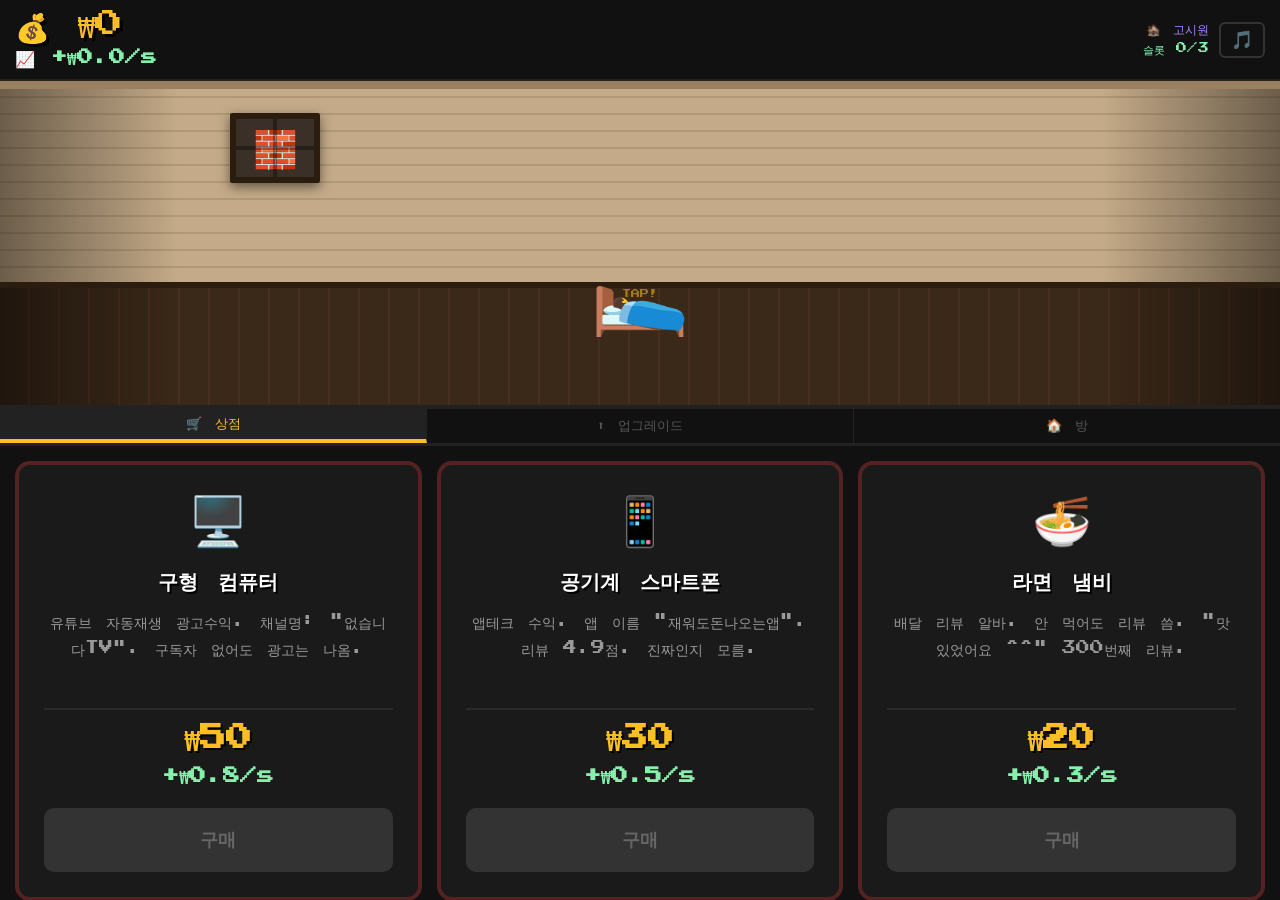
<file: games/idle-room/index.html>
<!DOCTYPE html>
<html lang="ko">
<head>
<meta charset="UTF-8">
<meta name="viewport" content="width=device-width, initial-scale=1.0, maximum-scale=1.0, user-scalable=no">
<title>백수의 방 - 방치형 게임 | 무료게임 놀이터</title>
<link href="https://fonts.googleapis.com/css2?family=Press+Start+2P&display=swap" rel="stylesheet">
<style>
*{box-sizing:border-box;margin:0;padding:0;}
:root{--accent:#fbbf24;--green:#86efac;--purple:#a78bfa;--red:#f87171;--bg:#0a0a0a;--panel:#111;--border:#222;}
body{font-family:'Press Start 2P',monospace;background:var(--bg);color:#e2e8f0;height:100dvh;display:flex;flex-direction:column;overflow:hidden;user-select:none;}

/* TOP BAR - Compact but Big Money */
#top{display:flex;justify-content:space-between;align-items:center;padding:10px 15px;background:var(--panel);border-bottom:2px solid var(--border);flex-shrink:0;gap:10px;}
#money-wrap{min-width:0;flex:1;}
#money{font-size:28px;color:var(--accent);white-space:nowrap;margin-bottom:4px;text-shadow: 3px 3px 0 #000;}
#ps{font-size:16px;color:var(--green);font-weight:bold;}
#room-hud{text-align:right;flex-shrink:0;}
#music-btn{background:none;border:2px solid #333;color:#555;font-size:18px;padding:5px 10px;cursor:pointer;border-radius:6px;transition:all 0.15s;flex-shrink:0;}
#music-btn.on{border-color:var(--accent);color:var(--accent);}
#room-hud-name{font-size:12px;color:var(--purple);margin-bottom:4px;}
#room-hud-slots{font-size:11px;color:var(--green);}

/* ROOM */
#room{flex:1;position:relative;overflow:hidden;}
#room::before{content:'';position:absolute;top:0;left:0;bottom:0;width:14%;background:linear-gradient(90deg,rgba(0,0,0,0.45),transparent);z-index:4;pointer-events:none;}
#room::after{content:'';position:absolute;top:0;right:0;bottom:0;width:14%;background:linear-gradient(270deg,rgba(0,0,0,0.45),transparent);z-index:4;pointer-events:none;}
#room-ceiling{position:absolute;top:0;left:0;right:0;height:8px;z-index:5;transition:background 0.8s;}
#room-wall{position:absolute;top:0;left:0;right:0;bottom:36%;transition:background 0.8s;}
#room-baseboard{position:absolute;bottom:36%;left:0;right:0;height:6px;z-index:5;transition:background 0.8s;}
#room-window{position:absolute;top:10%;left:18%;width:90px;height:70px;border:6px solid rgba(0,0,0,0.45);border-radius:2px;z-index:6;overflow:hidden;box-shadow:0 4px 12px rgba(0,0,0,0.5),inset 0 0 0 2px rgba(255,255,255,0.08);}
#win-scene{position:absolute;inset:0;display:flex;align-items:center;justify-content:center;font-size:36px;transition:background 0.8s;}
.win-frame-h{position:absolute;top:50%;left:0;right:0;height:4px;background:rgba(0,0,0,0.35);transform:translateY(-50%);z-index:1;}
.win-frame-v{position:absolute;left:50%;top:0;bottom:0;width:4px;background:rgba(0,0,0,0.35);transform:translateX(-50%);z-index:1;}
#room-floor{position:absolute;bottom:0;left:0;right:0;height:36%;transition:background 0.8s;}
#char{position:absolute;bottom:36%;left:50%;transform:translate(-50%,52%);font-size:80px;z-index:5;animation:breathe 4s ease-in-out infinite;cursor:pointer;}
@keyframes breathe{0%,100%{transform:translate(-50%,52%) scale(1);}50%{transform:translate(-50%,52%) scale(1.05);}}
#obj-grid{position:absolute;inset:0;z-index:3;pointer-events:none;}
.obj-slot{position:absolute;display:flex;align-items:center;justify-content:center;filter:drop-shadow(2px 5px 4px rgba(0,0,0,0.75));transition:transform 0.2s;}
.obj-lv{position:absolute;top:-7px;right:-7px;background:var(--accent);color:#000;font-size:10px;padding:2px 4px;border-radius:3px;font-weight:bold;z-index:1;}
.income-pop{position:absolute;font-size:16px;color:var(--green);pointer-events:none;animation:floatup 1.5s ease-out forwards;z-index:20;white-space:nowrap;font-weight:bold;text-shadow:2px 2px 0 #000;}
@keyframes floatup{0%{opacity:1;transform:translateY(0);}100%{opacity:0;transform:translateY(-60px);}}

/* PANEL - More space for content */
#panel{height:55vh;max-height:650px;background:var(--panel);border-top:4px solid var(--border);display:flex;flex-direction:column;flex-shrink:0;}
#tabs{display:flex;border-bottom:3px solid var(--border);flex-shrink:0;}
.tb{flex:1;padding:6px 2px;font-family:'Press Start 2P',monospace;font-size:13px;background:#111;color:#555;border:none;cursor:pointer;border-right:1px solid var(--border);transition:all 0.15s;}
.tb:last-child{border-right:none;}
.tb.on{background:#222;color:var(--accent);border-bottom:4px solid var(--accent);}
#tab-body{flex:1;overflow-y:auto;padding:15px;scrollbar-width:thin;scrollbar-color:#444 transparent;}
#tab-body::-webkit-scrollbar{width:8px;}
#tab-body::-webkit-scrollbar-thumb{background:#444;border-radius:4px;}

/* GRID WRAPPER */
.grid-container{display:grid;grid-template-columns:1fr 1fr 1fr;gap:15px;}

/* SHOP ITEMS - MEGA TEXT */
.si{display:flex;flex-direction:column;padding:25px;background:#1a1a1a;border:4px solid #333;border-radius:15px;transition:all 0.15s;position:relative;min-height:340px;}
.si:hover{border-color:var(--accent);background:#222;}
.si.locked{opacity:0.2;filter:grayscale(1);}
.si.poor{border-color:#552222;}
.si-header{display:flex;flex-direction:column;align-items:center;gap:15px;margin-bottom:15px;text-align:center;}
.si-ico{font-size:48px;flex-shrink:0;}
.si-name{font-size:20px;color:#fff;line-height:1.4;font-weight:bold;text-shadow: 2px 2px 0 #000;}
.si-desc{font-size:14px;color:#999;line-height:1.9;margin-bottom:20px;height:80px;overflow:hidden;display:-webkit-box;-webkit-line-clamp:3;-webkit-box-orient:vertical;text-align:center;}
.si-footer{margin-top:auto;}
.si-meta{margin-bottom:20px;text-align:center;border-top: 2px solid #2a2a2a;padding-top:15px;}
.si-meta .c{display:block;font-size:26px;color:var(--accent);margin-bottom:10px;font-weight:bold;text-shadow: 2px 2px 0 #000;}
.si-meta .i{display:block;font-size:17px;color:var(--green);font-weight:bold;}
.buy-btn{width:100%;background:#2563eb;color:#fff;border:none;font-family:'Press Start 2P',monospace;font-size:18px;padding:20px;cursor:pointer;border-radius:10px;transition:all 0.15s;box-shadow: 0 6px 0 #1d4ed8;font-weight:bold;}
.buy-btn:hover:not(:disabled){background:#3b82f6;transform:translateY(-2px);box-shadow: 0 8px 0 #1d4ed8;}
.buy-btn:active:not(:disabled){transform:translateY(4px);box-shadow: 0 2px 0 #1d4ed8;}
.buy-btn:disabled{background:#333;color:#666;cursor:not-allowed;box-shadow:none;}

/* UPGRADE ITEMS - MEGA TEXT */
.ui{display:flex;flex-direction:column;padding:25px;background:#1a1a1a;border:4px solid #333;border-radius:15px;transition:all 0.15s;min-height:280px;}
.ui-header{display:flex;flex-direction:column;align-items:center;gap:15px;margin-bottom:15px;text-align:center;}
.ui-info{width:100%;}
.ui-name{font-size:20px;color:#fff;margin-bottom:10px;font-weight:bold;text-shadow: 2px 2px 0 #000;}
.ui-lv{font-size:15px;color:var(--purple);margin-bottom:8px;font-weight:bold;}
.ui-next{font-size:14px;color:var(--green);line-height:1.9;background: rgba(0,0,0,0.4);padding:12px;border-radius:8px;margin-bottom:15px;}
.up-btn{width:100%;background:#7c3aed;color:#fff;border:none;font-family:'Press Start 2P',monospace;font-size:18px;padding:20px;cursor:pointer;border-radius:10px;margin-top:auto;transition:all 0.15s;box-shadow: 0 6px 0 #6d28d9;font-weight:bold;}
.up-btn:hover:not(:disabled){background:#8b5cf6;}
.up-btn:disabled{background:#333;color:#666;cursor:not-allowed;box-shadow:none;}

/* ROOM TAB */
.rc{background:#1a1a1a;border:4px solid #333;border-radius:15px;padding:40px 20px;text-align:center;margin-bottom:25px;}
.rc h3{font-size:22px;color:var(--accent);margin-bottom:20px;text-shadow: 2px 2px 0 #000;}
.rc .ri{font-size:16px;color:var(--purple);margin-bottom:12px;font-weight:bold;}
.rc .rdesc{font-size:14px;color:#94a3b8;line-height:2.2;margin:25px 0;}
.rub{width:100%;background:#10b981;color:#fff;border:none;font-family:'Press Start 2P',monospace;font-size:20px;padding:25px;cursor:pointer;border-radius:15px;transition:all 0.15s;box-shadow: 0 8px 0 #059669;font-weight:bold;}
.rub:hover:not(:disabled){background:#34d399;transform:translateY(-2px);box-shadow: 0 10px 0 #059669;}
.rub:active:not(:disabled){transform:translateY(4px);box-shadow: 0 2px 0 #059669;}
.rub:disabled{background:#333;color:#666;cursor:not-allowed;box-shadow:none;}

/* MODAL - BIGGER */
.modal-bg{display:none;position:fixed;inset:0;background:rgba(0,0,0,0.92);z-index:100;align-items:center;justify-content:center;}
.modal-bg.show{display:flex;}
.modal{background:var(--panel);border:5px solid var(--accent);border-radius:20px;padding:40px;max-width:400px;width:90%;text-align:center;animation:popin 0.3s cubic-bezier(0.175, 0.885, 0.32, 1.275);}
@keyframes popin{from{transform:scale(0.5);opacity:0;}to{transform:scale(1);opacity:1;}}
.modal .m-ico{font-size:80px;margin-bottom:25px;}
.modal h3{font-size:20px;color:var(--accent);margin-bottom:20px;}
.modal p{font-size:14px;color:#cbd5e1;line-height:2.2;margin-bottom:20px;}
.modal .m-fx{font-size:16px;color:var(--green);margin-bottom:30px;min-height:35px;font-weight:bold;}
.modal-btn{width:100%;background:var(--accent);color:#000;border:none;font-family:'Press Start 2P',monospace;font-size:16px;padding:20px;cursor:pointer;border-radius:12px;font-weight:bold;}
.modal.purple{border-color:var(--purple);}
.modal.purple .m-fx{color:var(--purple);}
.modal.purple .modal-btn{background:var(--purple);color:#fff;}

/* TOAST */
#toast{position:fixed;bottom:calc(55vh + 20px);left:50%;transform:translateX(-50%);background:rgba(0,0,0,0.95);border:3px solid var(--accent);color:var(--accent);font-size:14px;padding:15px 25px;border-radius:10px;z-index:200;opacity:0;transition:opacity 0.2s;white-space:nowrap;pointer-events:none;box-shadow:0 6px 25px rgba(0,0,0,0.6);font-weight:bold;}
#toast.show{opacity:1;}

/* BUFF indicator */
#buff-bar{display:none;position:absolute;top:15px;left:20px;font-size:14px;color:var(--accent);background:rgba(0,0,0,0.8);padding:10px 20px;border-radius:8px;z-index:10;border:2px solid var(--accent);animation:pulse 2s infinite;}
@keyframes pulse{0%,100%{opacity:1;}50%{opacity:0.7;}}
#buff-bar.show{display:block;}

/* CLICK */
#char{cursor:pointer;}
#char.tapped{animation:char-tap 0.18s ease-out forwards;}
@keyframes char-tap{0%{transform:translate(-50%,-50%) scale(1.45);}100%{transform:translate(-50%,-50%) scale(1);}}
.click-pop{position:absolute;font-size:22px;color:var(--accent);pointer-events:none;animation:clickfloat 0.9s ease-out forwards;z-index:25;white-space:nowrap;font-weight:bold;text-shadow:2px 2px 0 #000;}
@keyframes clickfloat{0%{opacity:1;transform:translateX(-50%) translateY(0) scale(1.3);}100%{opacity:0;transform:translateX(-50%) translateY(-85px) scale(0.9);}}
.click-hint{position:absolute;bottom:33%;left:50%;transform:translateX(-50%);font-size:9px;color:rgba(251,191,36,0.55);pointer-events:none;animation:pulse 2s infinite;z-index:6;white-space:nowrap;}
</style>
</head>
<body>

<div id="top">
  <div id="money-wrap">
    <div id="money">💰 ₩0</div>
    <div id="ps">📈 +₩0/s</div>
  </div>
  <div id="room-hud">
    <div id="room-hud-name">🏚️ 고시원</div>
    <div id="room-hud-slots">슬롯 0/3</div>
  </div>
  <button id="music-btn" onclick="toggleMusic()" title="음악 켜기">🎵</button>
</div>

<div id="room">
  <div id="room-ceiling"></div>
  <div id="room-wall"></div>
  <div id="room-window"><div id="win-scene"></div><div class="win-frame-h"></div><div class="win-frame-v"></div></div>
  <div id="room-baseboard"></div>
  <div id="room-floor"></div>
  <div id="buff-bar">✨ 버프 중!</div>
  <div id="char" onclick="clickChar()">🛌</div>
  <div class="click-hint" id="click-hint">TAP!</div>
  <div id="obj-grid"></div>
</div>

<div id="panel">
  <div id="tabs">
    <button class="tb on" onclick="switchTab('shop')">🛒 상점</button>
    <button class="tb" onclick="switchTab('upgrade')">⬆️ 업그레이드</button>
    <button class="tb" onclick="switchTab('room')">🏠 방</button>
  </div>
  <div id="tab-body"></div>
</div>

<div class="modal-bg" id="ev-modal">
  <div class="modal">
    <div class="m-ico" id="ev-ico">🐦</div>
    <h3 id="ev-title"></h3>
    <p id="ev-desc"></p>
    <div class="m-fx" id="ev-fx"></div>
    <button class="modal-btn" onclick="closeEvent()">확인</button>
  </div>
</div>

<div class="modal-bg" id="lu-modal">
  <div class="modal purple">
    <div class="m-ico" id="lu-ico">🏠</div>
    <h3>🎉 방 업그레이드!</h3>
    <p id="lu-name" style="color:var(--accent);font-size:8px;"></p>
    <div class="m-fx" id="lu-desc"></div>
    <button class="modal-btn" onclick="document.getElementById('lu-modal').classList.remove('show')">입주하기</button>
  </div>
</div>

<div id="toast"></div>

<script>
// ═══════════════════════════════
// DATA
// ═══════════════════════════════
const ROOMS=[
  {name:'고시원',emoji:'🏚️',slots:3,cost:500,wall:'#110e08',floor:'#1e1508',win:'🧱',winLabel:'벽돌',char:'🛌',desc:'좁고 냄새나지만 내 방이다. 월세 45만원. 왠지 싸다.'},
  {name:'반지하 원룸',emoji:'🏠',slots:4,cost:2000,wall:'#0b150b',floor:'#152015',win:'👟',winLabel:'지나가는 발',char:'🛌',desc:'창문으로 발목이 보인다. 비 오면 살짝 들어온다. 이걸 뷰라고 부른다.'},
  {name:'지상 원룸',emoji:'🏡',slots:5,cost:8000,wall:'#1a1a2e',floor:'#252540',win:'☀️',winLabel:'햇빛',char:'🛌',desc:'드디어 햇빛. 눈이 부셔서 커튼 쳤다. 지상이라는 사실만으로도 눈물이 난다.'},
  {name:'투룸',emoji:'🏘️',slots:7,cost:30000,wall:'#0f1e28',floor:'#162a38',win:'🌧️',winLabel:'비 오는 거리',char:'🛌',desc:'방이 두 개다. 나머지 방은 짐 창고다. 나는 항상 이 방에만 있다.'},
  {name:'오피스텔',emoji:'🏢',slots:9,cost:120000,wall:'#14082a',floor:'#1f1040',win:'🌆',winLabel:'도시 야경',char:'🛌',desc:'관리비가 따로 나온다. 수영장이 있는데 한 번도 안 갔다. 존재는 안다.'},
  {name:'고급 아파트 한강뷰',emoji:'🌊',slots:11,cost:500000,wall:'#080f20',floor:'#0d1830',win:'🌉',winLabel:'한강',char:'🛌',desc:'한강이 보인다. 창문 안 열고 사진만 찍어서 SNS 올렸다. 좋아요 300개.'},
  {name:'펜트하우스',emoji:'👑',slots:13,cost:2000000,wall:'#1a1200',floor:'#2a1e00',win:'🌃',winLabel:'서울 전경',char:'🛌',desc:'엘리베이터가 내 방에 직통이다. 귀찮아서 아직 한 번도 안 탔다.'},
  {name:'개인 섬 별장',emoji:'🏝️',slots:15,cost:10000000,wall:'#041c0c',floor:'#063014',win:'🌴',winLabel:'야자수',char:'🛌',desc:'섬 전체가 내 거다. 나는 방 안에만 있다. 섬은 그냥 배경이다.'},
  {name:'우주 정거장',emoji:'🚀',slots:18,cost:50000000,wall:'#030308',floor:'#080815',win:'🌍',winLabel:'지구',char:'🛌',desc:'무중력인데 어떻게든 누워있다. 지구가 보인다. 별로 궁금하지 않다.'},
  {name:'차원 너머 방',emoji:'🌀',slots:Infinity,cost:Infinity,wall:'#12002a',floor:'#1e0040',win:'🌀',winLabel:'차원 균열',char:'🛌',desc:'숫자들이 말을 걸어온다. "안녕." 나는 대답하지 않았다. 그냥 누워있었다.'},
];

const OBJS=[
  // 초반 (stage 0)
  {id:'pc',e:'🖥️',name:'구형 컴퓨터',stage:0,cost:50,ps:0.8,
   desc:'유튜브 자동재생 광고수익. 채널명: "없습니다TV". 구독자 없어도 광고는 나옴.',
   lvnames:['구형 컴퓨터','게이밍 PC','서버랙','양자컴퓨터'],
   lvcosts:[0,300,2000,15000],lvmult:[1,3,8,25]},
  {id:'phone',e:'📱',name:'공기계 스마트폰',stage:0,cost:30,ps:0.5,
   desc:'앱테크 수익. 앱 이름 "재워도돈나오는앱". 리뷰 4.9점. 진짜인지 모름.',
   lvnames:['공기계 스마트폰','최신폰','폰 10대','폰 농장'],
   lvcosts:[0,200,1500,10000],lvmult:[1,2.5,7,20]},
  {id:'ramen',e:'🍜',name:'라면 냄비',stage:0,cost:20,ps:0.3,
   desc:'배달 리뷰 알바. 안 먹어도 리뷰 씀. "맛있었어요 ^^" 300번째 리뷰.',
   lvnames:['라면 냄비','곱빼기 세트','라면 공장','라면 우주선'],
   lvcosts:[0,150,1000,8000],lvmult:[1,2,6,15]},
  {id:'box',e:'📦',name:'택배박스 탑',stage:0,cost:40,ps:0.6,
   desc:'중고거래 수익. 뭘 파는지 나도 모른다. 구매자도 모른다. 그냥 팔린다.',
   lvnames:['택배박스 탑','창고','물류센터','4차원 창고'],
   lvcosts:[0,250,1800,12000],lvmult:[1,2.8,7,18]},
  {id:'gameboy',e:'🎮',name:'구형 게임기',stage:0,cost:80,ps:1.2,
   desc:'자는 동안 봇 돌려서 아이템 파밍. 봇이 나보다 레벨 높다. 기분 나쁘다.',
   lvnames:['구형 게임기','고성능 게이밍','봇 클러스터','AI 자동파밍'],
   lvcosts:[0,500,3500,25000],lvmult:[1,3,10,30]},
  // 중반 (stage 2~3)
  {id:'crystal',e:'🔮',name:'수정구슬',stage:2,cost:500,ps:3,
   desc:'로또 번호 가끔 맞음. 확률 0.1%. 그래도 수지타산이 맞는다는 게 신기하다.',
   lvnames:['수정구슬','강화 수정구슬','예언의 수정','전지전능 구슬'],
   lvcosts:[0,2000,15000,100000],lvmult:[1,4,12,40]},
  {id:'bear',e:'🧸',name:'곰인형',stage:2,cost:300,ps:2,
   desc:'밤마다 몰래 주식 투자. 수익률이 나보다 높다. 기분이 복잡하다.',
   lvnames:['곰인형','투자귀재 곰','헤지펀드 곰','월가의 곰'],
   lvcosts:[0,1500,10000,70000],lvmult:[1,3.5,10,28]},
  {id:'bamboo',e:'🎋',name:'대나무',stage:2,cost:400,ps:2.5,
   desc:'자는 동안 자라서 건축자재로 팜. 성장 속도가 의심스럽다. 이상하다.',
   lvnames:['대나무','거대 대나무','대나무 숲','대나무 제국'],
   lvcosts:[0,1800,12000,80000],lvmult:[1,4,11,35]},
  {id:'clock',e:'🕰️',name:'멈춘 시계',stage:3,cost:600,ps:3.5,
   desc:'운세 서비스 운영. 하루 2번은 정확함. 멈춘 시계처럼.',
   lvnames:['멈춘 시계','신비한 시계','시간 조각가','운명의 시계탑'],
   lvcosts:[0,2500,18000,120000],lvmult:[1,4,13,45]},
  {id:'matryoshka',e:'🪆',name:'러시아 인형',stage:3,cost:800,ps:4,
   desc:'열수록 코인 나옴. 무한히 작아짐. 열 수가 없어져도 돈은 계속 나온다.',
   lvnames:['러시아 인형','겹겹이 인형','무한 인형','코인 차원'],
   lvcosts:[0,3000,22000,150000],lvmult:[1,4,14,50]},
  // 후반 (stage 4~5)
  {id:'therm',e:'🌡️',name:'체온계',stage:4,cost:3000,ps:10,
   desc:'체온으로 발전. 누울수록 수익. 그래서 더 안 일어남. 병이 아니라 직업.',
   lvnames:['체온계','열 발전기','인체 원자로','생체 다이슨 스피어'],
   lvcosts:[0,15000,100000,700000],lvmult:[1,5,18,60]},
  {id:'horn',e:'📯',name:'이상한 나팔',stage:4,cost:4000,ps:12,
   desc:'불면 돈이 날아옴. 이유는 아무도 모름. 세무서도 모름. 그냥 신고했다.',
   lvnames:['이상한 나팔','황금 나팔','천상의 나팔','우주 나팔'],
   lvcosts:[0,20000,130000,900000],lvmult:[1,5,20,70]},
  {id:'map',e:'🗺️',name:'보물지도',stage:5,cost:6000,ps:15,
   desc:'방 안 어딘가 보물 랜덤 발견. 안 일어나도 찾힌다. 방이 작아서 그런 것 같다.',
   lvnames:['보물지도','상세 보물지도','보물 레이더','보물 AI'],
   lvcosts:[0,30000,200000,1500000],lvmult:[1,6,22,80]},
  {id:'windmill',e:'🎐',name:'바람개비',stage:5,cost:5000,ps:13,
   desc:'에어컨 바람으로 발전. 전기세보다 수익이 많다. 에어컨 회사가 조용히 찾아왔다.',
   lvnames:['바람개비','소형 풍력','대형 풍력','태풍 포집기'],
   lvcosts:[0,25000,180000,1200000],lvmult:[1,5,18,65]},
  {id:'telescope',e:'🔭',name:'망원경',stage:5,cost:8000,ps:18,
   desc:'별 관측 후 논문 팔기. 논문 제목: "누워서 보는 우주". 인용수 2만회.',
   lvnames:['망원경','대형 망원경','우주 망원경','초공간 관측기'],
   lvcosts:[0,40000,280000,2000000],lvmult:[1,6,25,90]},
  // 최후반 (stage 6~8)
  {id:'bhole',e:'🌀',name:'블랙홀 미니어처',stage:6,cost:50000,ps:80,
   desc:'시간 압축으로 수익 가속. 물리법칙이 좀 이상해졌다. 어제가 내일인 것 같다.',
   lvnames:['블랙홀 미니어처','블랙홀 중형','블랙홀 대형','특이점'],
   lvcosts:[0,250000,2000000,15000000],lvmult:[1,8,30,120]},
  {id:'alien',e:'👾',name:'외계인 피규어',stage:7,cost:100000,ps:150,
   desc:'실제 외계인이 임대료 냄. 은하 공증 계약서 작성. 공증 수수료만 10억이었다.',
   lvnames:['외계인 피규어','외계인 룸메','외계 부동산','은하 부동산 재벌'],
   lvcosts:[0,500000,4000000,30000000],lvmult:[1,10,40,160]},
  {id:'lightning',e:'⚡',name:'번개 포집기',stage:7,cost:80000,ps:120,
   desc:'낙뢰 맞을 때마다 대박. 이제 피뢰침을 방에 여러 개 달았다. 이웃이 싫어한다.',
   lvnames:['번개 포집기','뇌전 수집기','폭풍 발전소','기후 조작기'],
   lvcosts:[0,400000,3000000,22000000],lvmult:[1,9,35,140]},
  {id:'dna',e:'🧬',name:'DNA 모형',stage:8,cost:300000,ps:400,
   desc:'특허료 자동수금. 뭘 특허 낸 건지 나도 모름. 변리사도 모름. 그냥 입금됨.',
   lvnames:['DNA 모형','유전자 특허','생명 코드','창조주 특허'],
   lvcosts:[0,1500000,12000000,100000000],lvmult:[1,12,50,200]},
  {id:'ufo',e:'🛸',name:'UFO 모형',stage:8,cost:500000,ps:600,
   desc:'납치됐다 돌아올 때마다 정부 입막음비. 일부러 납치당하기 시작했다. 효율적이다.',
   lvnames:['UFO 모형','정규 납치','납치 정기권','우주 연방 지원금'],
   lvcosts:[0,2500000,20000000,150000000],lvmult:[1,15,60,250]},
];

const EVENTS=[
  {e:'🐦',t:'비둘기 내습',d:'비둘기가 지갑을 물고 들어왔다. 돈이 들어있었다.\n이 지갑이 누구 것인지는 묻지 않기로 했다.',
   fx:(ps)=>({type:'money',v:ps*30,txt:`+₩${fmt(ps*30)} 획득!`})},
  {e:'📺',t:'홈쇼핑 사고',d:'자다가 리모컨을 눌러서 뭔가를 주문했다.\n뭔지 모르지만 주문 완료 문자가 왔다.',
   fx:(ps,m)=>({type:'money',v:-Math.min(m*0.05,ps*20),txt:`-₩${fmt(Math.min(m*0.05,ps*20))} 소비...`})},
  {e:'🍜',t:'라면 스프 두 개',d:'실수로 스프를 두 개 넣었다. 짜서 못 먹었지만\n이상하게 의욕이 생겼다. 30초간 수익 2배.',
   fx:()=>({type:'buff',mult:2,dur:30,txt:'30초간 수익 2배!'})},
  {e:'🏠',t:'부모님 방문',d:'"아직도 여기 있어?" 가출 자금을 주겠다고 했다.\n나가는 것보다 돈이 낫다고 판단했다.',
   fx:(ps)=>({type:'money',v:ps*50,txt:`+₩${fmt(ps*50)} 지원금!`})},
  {e:'💌',t:'익명 후원',d:'"당신이 대단히 도움이 됐습니다."\n무슨 도움인지 모르지만 돈이 동봉되어 있었다.',
   fx:(ps)=>({type:'money',v:ps*25,txt:`+₩${fmt(ps*25)} 익명 후원!`})},
  {e:'📈',t:'잊어버린 주식 급등',d:'10년 전에 잊어버린 주식이 1000배 올랐다.\n팔기 귀찮아서 그냥 뒀다. 2000배 됐다.',
   fx:(ps)=>({type:'money',v:ps*100,txt:`+₩${fmt(ps*100)} 대박!`})},
  {e:'🍕',t:'배달 오배송',d:'치킨 5마리가 왔다. 주문한 건 1마리였다.\n환불은 안 했다. 별점 5점 줬다.',
   fx:()=>({type:'buff',mult:1.5,dur:60,txt:'60초간 수익 1.5배!'})},
  {e:'🎁',t:'잘못 배송된 택배',d:'옆집 택배가 왔다. 이름이 비슷해서 열어봤다.\n현금이 있었다. 옆집에 돌려주러 갔다가 그냥 왔다.',
   fx:(ps)=>({type:'money',v:ps*40,txt:`+₩${fmt(ps*40)} 발견!`})},
  {e:'🐱',t:'고양이 출현',d:'어디서 들어왔는지 모를 고양이가 있었다.\n쓰다듬었더니 지갑을 떨어뜨리고 나갔다.',
   fx:(ps)=>({type:'money',v:ps*15,txt:`+₩${fmt(ps*15)} 냥냥 보너스!`})},
  {e:'⚡',t:'갑작스러운 낙뢰',d:'방에 번개가 쳤다. 이상하게도 모든 기기가\n과충전됐다. 수익이 잠깐 폭발했다.',
   fx:()=>({type:'buff',mult:3,dur:15,txt:'15초간 수익 3배!'})},
];

// ═══════════════════════════════
// ROOM VISUAL STYLES (wall/floor CSS per stage)
// ═══════════════════════════════
const ROOM_CSS=[
  {// 0: 고시원
    wall:'repeating-linear-gradient(180deg,#c4aa88 0px,#c4aa88 15px,#b09878 15px,#b09878 17px)',
    floor:'repeating-linear-gradient(90deg,#3a2818 0px,#3a2818 28px,#472e1e 28px,#472e1e 30px)',
    base:'#2a1c0e',ceil:'#9a8060',
    winBg:'#3a3028',winIcon:'🧱',winLabel:'벽돌벽'},
  {// 1: 반지하 원룸
    wall:'linear-gradient(180deg,#6a8058 0%,#789068 55%,#86a075 100%)',
    floor:'repeating-linear-gradient(90deg,#2e2e2e 0px,#2e2e2e 22px,#242424 22px,#242424 24px)',
    base:'#162010',ceil:'#445838',
    winBg:'#1a1a18',winIcon:'👟',winLabel:'지나가는 발목'},
  {// 2: 지상 원룸
    wall:'linear-gradient(180deg,#f4e8d0 0%,#eedec8 100%)',
    floor:'repeating-linear-gradient(90deg,#7a5530 0px,#7a5530 36px,#8a6540 36px,#8a6540 38px)',
    base:'#583820',ceil:'#ddc898',
    winBg:'linear-gradient(180deg,#87ceeb 0%,#b0e0f0 60%,#d4f0a0 100%)',winIcon:'☀️',winLabel:'햇빛'},
  {// 3: 투룸
    wall:'linear-gradient(180deg,#e8e2d8 0%,#ddd8cc 100%)',
    floor:'repeating-linear-gradient(90deg,#b89060 0px,#b89060 42px,#c8a070 42px,#c8a070 44px)',
    base:'#7a6040',ceil:'#ccc8be',
    winBg:'linear-gradient(180deg,#6080a0 0%,#809ec0 50%,#a0b8c0 100%)',winIcon:'🌧️',winLabel:'비 오는 거리'},
  {// 4: 오피스텔
    wall:'linear-gradient(180deg,#c8d2dc 0%,#bec8d2 100%)',
    floor:'repeating-linear-gradient(0deg,rgba(0,0,0,0.07) 0px,rgba(0,0,0,0.07) 1px,transparent 1px,transparent 30px),repeating-linear-gradient(90deg,rgba(0,0,0,0.07) 0px,rgba(0,0,0,0.07) 1px,transparent 1px,transparent 30px),#505060',
    base:'#343448',ceil:'#a8b2bc',
    winBg:'linear-gradient(180deg,#ff7a3a 0%,#ffaa60 40%,#ffd080 100%)',winIcon:'🌆',winLabel:'도시 노을'},
  {// 5: 고급 아파트 한강뷰
    wall:'linear-gradient(180deg,#f2eee8 0%,#eae6e0 100%)',
    floor:'repeating-linear-gradient(90deg,#c8a880 0px,#c8a880 50px,#d4b490 50px,#d4b490 52px)',
    base:'#907860',ceil:'#e0dcd4',
    winBg:'linear-gradient(180deg,#0a1a40 0%,#1a3060 40%,#0a2848 100%)',winIcon:'🌉',winLabel:'한강 야경'},
  {// 6: 펜트하우스
    wall:'linear-gradient(180deg,#1c1a24 0%,#22202c 100%)',
    floor:'repeating-linear-gradient(90deg,#28203a 0px,#28203a 56px,#20183a 56px,#20183a 58px)',
    base:'#c8a030',ceil:'#0e0c14',
    winBg:'linear-gradient(180deg,#050510 0%,#0a0a28 50%,#141430 100%)',winIcon:'🌃',winLabel:'서울 전경'},
  {// 7: 개인 섬 별장
    wall:'repeating-linear-gradient(0deg,#d4a870 0px,#d4a870 26px,#c4986a 26px,#c4986a 28px)',
    floor:'radial-gradient(ellipse at 50% 0%,#ead898 0%,#d4c07a 55%,#c0a860 100%)',
    base:'#806040',ceil:'#9a7848',
    winBg:'linear-gradient(180deg,#1a90e0 0%,#38b0f0 40%,#60d0f8 100%)',winIcon:'🌴',winLabel:'열대 바다'},
  {// 8: 우주 정거장
    wall:'repeating-linear-gradient(90deg,#14202e 0px,#14202e 60px,#1c2c3a 60px,#1c2c3a 62px)',
    floor:'repeating-linear-gradient(0deg,rgba(30,100,160,0.15) 0px,rgba(30,100,160,0.15) 1px,transparent 1px,transparent 22px),repeating-linear-gradient(90deg,rgba(30,100,160,0.15) 0px,rgba(30,100,160,0.15) 1px,transparent 1px,transparent 22px),#080c18',
    base:'#204060',ceil:'#060a10',
    winBg:'linear-gradient(180deg,#000008 0%,#08082a 60%,#040418 100%)',winIcon:'🌍',winLabel:'지구'},
  {// 9: 차원 너머 방
    wall:'linear-gradient(135deg,#180028 0%,#080038 25%,#1e0008 50%,#080028 75%,#140020 100%)',
    floor:'repeating-linear-gradient(90deg,#220040 0px,#220040 45px,#1a0030 45px,#1a0030 47px)',
    base:'#8800ee',ceil:'#0e001a',
    winBg:'linear-gradient(135deg,#0a0020 0%,#200040 50%,#080020 100%)',winIcon:'🌀',winLabel:'차원 균열'},
];

// ═══════════════════════════════
// OBJECT SLOT POSITIONS (absolute % in room)
// ═══════════════════════════════
// floor line = bottom 36% → top 64%
// items on floor: y ~68-78%, on shelf: y ~20-55%, on wall top: y ~10-18%
const SLOT_POSITIONS=[
  {x:7,  y:68, sz:44},  // 0: 왼쪽 바닥 코너
  {x:19, y:71, sz:38},  // 1: 왼쪽 바닥
  {x:73, y:68, sz:44},  // 2: 오른쪽 바닥 코너
  {x:83, y:71, sz:38},  // 3: 오른쪽 바닥
  {x:5,  y:22, sz:34},  // 4: 왼쪽 벽 상단 선반
  {x:14, y:38, sz:32},  // 5: 왼쪽 벽 중단 선반
  {x:85, y:18, sz:34},  // 6: 오른쪽 벽 상단 선반
  {x:77, y:36, sz:32},  // 7: 오른쪽 벽 중단 선반
  {x:29, y:72, sz:38},  // 8: 중앙 왼쪽 바닥
  {x:63, y:72, sz:38},  // 9: 중앙 오른쪽 바닥
  {x:2,  y:11, sz:28},  // 10: 왼쪽 벽 최상단
  {x:88, y:10, sz:28},  // 11: 오른쪽 벽 최상단
  {x:21, y:52, sz:34},  // 12: 왼쪽 낮은 카운터
  {x:71, y:52, sz:34},  // 13: 오른쪽 낮은 카운터
  {x:10, y:46, sz:30},  // 14: 왼쪽 중하단
  {x:81, y:44, sz:30},  // 15: 오른쪽 중하단
  {x:38, y:75, sz:36},  // 16: 중앙 근처 바닥 왼
  {x:55, y:75, sz:36},  // 17: 중앙 근처 바닥 오
];

// ═══════════════════════════════
// CLICK UPGRADE DATA
// ═══════════════════════════════
const CLICK_NAMES=['잠결에 클릭','손가락 풀기','손목 스트레칭','클릭 매크로','클릭 AI','염동력'];
const CLICK_MULTS=[1,2,3,5,8,12];
const CLICK_COSTS=[0,300,3000,30000,300000,3000000];

// ═══════════════════════════════
// STATE
// ═══════════════════════════════
let G={money:0,totalEarned:0,stage:0,objs:{},lastSave:Date.now(),buff:null,clickLv:0,totalClicks:0};
let ps=0, activeTab='shop', pendingEffect=null;

// ═══════════════════════════════
// FORMAT
// ═══════════════════════════════
function fmt(n){
  n=Math.floor(n);
  if(n<0)return'-'+fmt(-n);
  // stage 9 easter egg
  if(G.stage>=9&&n>1e15){
    const msgs=['∞','???','모름','많음','엄청','우주적','차원초과','그냥 많음'];
    return msgs[Math.floor(Date.now()/2000)%msgs.length];
  }
  if(n<1e3)return n.toLocaleString();
  if(n<1e6)return(n/1e3).toFixed(1).replace(/\.0$/,'')+'K';
  if(n<1e9)return(n/1e6).toFixed(2).replace(/\.?0+$/,'')+'M';
  if(n<1e12)return(n/1e9).toFixed(2).replace(/\.?0+$/,'')+'B';
  if(n<1e15)return(n/1e12).toFixed(2).replace(/\.?0+$/,'')+'T';
  return(n/1e15).toFixed(2).replace(/\.?0+$/,'')+'Q';
}
function fmtPs(n){return n<1000?n.toFixed(1):fmt(n);}

// ═══════════════════════════════
// CORE CALC
// ═══════════════════════════════
function calcPs(){
  let t=0;
  for(const[id,o] of Object.entries(G.objs)){
    const def=OBJS.find(x=>x.id===id);
    if(!def)continue;
    t+=def.ps*def.lvmult[o.lv]*o.cnt;
  }
  if(G.buff&&Date.now()<G.buff.end)t*=G.buff.mult;
  return t;
}
function usedSlots(){return Object.values(G.objs).reduce((s,o)=>s+o.cnt,0);}
function availSlots(){const r=ROOMS[G.stage];return r.slots===Infinity?999999:r.slots-usedSlots();}

// ═══════════════════════════════
// SAVE / LOAD
// ═══════════════════════════════
function save(){G.lastSave=Date.now();localStorage.setItem('idle_room_v2',JSON.stringify(G));}
function load(){
  try{
    const raw=localStorage.getItem('idle_room_v2');
    if(!raw)return;
    const s=JSON.parse(raw);
    G={...G,...s};
    const elapsed=(Date.now()-G.lastSave)/1000;
    if(elapsed>5&&elapsed<604800){
      const offPs=calcPs();
      const earned=offPs*elapsed*1.0;
      if(earned>1){
        G.money+=earned;G.totalEarned+=earned;
        setTimeout(()=>showEvent({e:'😴',t:'오프라인 수익!',
          d:`방치해 두셨군요.\n그 동안에도 돈은 착착 쌓였습니다.`,
          fx:`+₩${fmt(earned)} 오프라인 수익!\n(${Math.floor(elapsed/3600)}시간 ${Math.floor((elapsed%3600)/60)}분)`}),600);
      }
    }
    G.lastSave=Date.now();
  }catch(e){console.warn('load err',e);}
}

// ═══════════════════════════════
// GAME LOOP
// ═══════════════════════════════
let lastTick=Date.now(),saveTmr=0,evTmr=0,evNext=30+Math.random()*30,popTmr=0,tabTmr=0;
function tick(){
  const now=Date.now(),dt=(now-lastTick)/1000;lastTick=now;
  if(G.buff&&now>G.buff.end)G.buff=null;
  ps=calcPs();
  G.money+=ps*dt;G.totalEarned+=ps*dt;
  updateHUD();
  saveTmr+=dt;if(saveTmr>=5){save();saveTmr=0;}
  evTmr+=dt;if(evTmr>=evNext&&!document.getElementById('ev-modal').classList.contains('show')){triggerEvent();evTmr=0;evNext=45+Math.random()*45;}
  popTmr+=dt;if(popTmr>=2&&ps>0){spawnIncomePop();popTmr=0;}
  tabTmr+=dt;if(tabTmr>=1.5){tabTmr=0;renderTab();}
  // buff bar
  const bb=document.getElementById('buff-bar');
  if(G.buff&&Date.now()<G.buff.end){bb.classList.add('show');bb.textContent=`✨ ×${G.buff.mult} 버프 중!`;}
  else bb.classList.remove('show');
}
function updateHUD(){
  document.getElementById('money').textContent='💰 ₩'+fmt(G.money);
  document.getElementById('ps').textContent='📈 +₩'+fmtPs(ps)+'/s';
  const r=ROOMS[G.stage],used=usedSlots(),total=r.slots;
  document.getElementById('room-hud-name').textContent=r.emoji+' '+r.name;
  document.getElementById('room-hud-slots').textContent='슬롯 '+used+'/'+(total===Infinity?'∞':total);
  renderObjGrid();
}
function renderObjGrid(){
  const grid=document.getElementById('obj-grid');
  grid.innerHTML='';
  const items=[];
  for(const[id,o] of Object.entries(G.objs)){
    const def=OBJS.find(x=>x.id===id);
    if(!def)continue;
    for(let i=0;i<o.cnt;i++)items.push({e:def.e,lv:o.lv});
  }
  items.forEach((item,i)=>{
    if(i>=SLOT_POSITIONS.length)return;
    const pos=SLOT_POSITIONS[i];
    const sl=document.createElement('div');
    sl.className='obj-slot';
    sl.style.cssText=`left:${pos.x}%;top:${pos.y}%;font-size:${pos.sz}px;`;
    sl.textContent=item.e;
    if(item.lv>0){
      const b=document.createElement('div');
      b.className='obj-lv';
      b.textContent='+'+item.lv;
      sl.appendChild(b);
    }
    grid.appendChild(sl);
  });
}
function spawnIncomePop(){
  const room=document.getElementById('room');
  const p=document.createElement('div');
  p.className='income-pop';p.textContent='+₩'+fmt(ps*2);
  p.style.left=(15+Math.random()*65)+'%';p.style.top=(25+Math.random()*45)+'%';
  room.appendChild(p);setTimeout(()=>p.remove(),1500);
}

// ═══════════════════════════════
// ROOM VISUAL
// ═══════════════════════════════
function updateRoomVisual(){
  const r=ROOMS[G.stage];
  const css=ROOM_CSS[G.stage]||ROOM_CSS[0];
  document.getElementById('room-wall').style.background=css.wall;
  document.getElementById('room-floor').style.background=css.floor;
  document.getElementById('room-baseboard').style.background=css.base;
  document.getElementById('room-ceiling').style.background=css.ceil;
  // 창문
  const win=document.getElementById('room-window');
  win.title=css.winLabel||'';
  win.style.borderColor=css.base||'#444';
  const scene=document.getElementById('win-scene');
  scene.style.background=css.winBg||'#111';
  scene.textContent=css.winIcon||'🌫️';
  document.getElementById('char').textContent=r.char;
  const wall=document.getElementById('room-wall');
  if(G.stage>=8){wall.classList.add('stage9-bg');}else{wall.classList.remove('stage9-bg');}
  let sc=document.getElementById('star-cv');
  if(G.stage>=8){
    if(!sc){sc=document.createElement('canvas');sc.id='star-cv';sc.style.cssText='position:absolute;inset:0;pointer-events:none;z-index:1;';wall.appendChild(sc);}
    drawStars(sc);
  }else if(sc)sc.remove();
}
function drawStars(cv){
  const w=cv.parentElement.offsetWidth||300,h=cv.parentElement.offsetHeight||200;
  cv.width=w;cv.height=h;
  const ctx=cv.getContext('2d');ctx.clearRect(0,0,w,h);
  for(let i=0;i<100;i++){
    const x=Math.random()*w,y=Math.random()*h,r=Math.random()*1.5;
    ctx.beginPath();ctx.arc(x,y,r,0,Math.PI*2);
    ctx.fillStyle=`rgba(255,255,255,${0.3+Math.random()*0.7})`;ctx.fill();
  }
}

// ═══════════════════════════════
// TABS
// ═══════════════════════════════
function switchTab(t){
  activeTab=t;
  document.querySelectorAll('.tb').forEach((b,i)=>{b.classList.toggle('on',['shop','upgrade','room'][i]===t);});
  renderTab();
}
function renderTab(){
  const c=document.getElementById('tab-body');
  if(activeTab==='shop')renderShop(c);
  else if(activeTab==='upgrade')renderUpgrade(c);
  else renderRoomTab(c);
}
function renderShop(c){
  const scrollTop=c.scrollTop;
  c.innerHTML='';
  const avail=availSlots();
  if(avail<=0){
    const n=document.createElement('div');
    n.style.cssText='text-align:center;padding:12px;font-size:10px;color:var(--red);margin-bottom:10px;font-weight:bold;';
    n.textContent='⚠️ 슬롯 가득 참! 방을 업그레이드하세요.';c.appendChild(n);
  }
  
  const grid = document.createElement('div');
  grid.className = 'grid-container';
  
  for(const obj of OBJS){
    const o=G.objs[obj.id]||{cnt:0,lv:0};
    const unlocked=G.stage>=obj.stage;
    const canBuy=G.money>=obj.cost&&avail>0&&unlocked;
    const el=document.createElement('div');
    el.className='si'+((!unlocked)?' locked':(!canBuy?' poor':''));
    const curIncome=obj.ps*obj.lvmult[o.lv];
    
    el.innerHTML=`
      <div class="si-header">
        <div class="si-ico">${obj.e}</div>
        <div class="si-name">${obj.lvnames[o.lv]}${o.cnt>0?`<br><span style="color:var(--purple);font-size:9px;">[보유: ${o.cnt}]</span>`:''}</div>
      </div>
      <div class="si-desc">${!unlocked?`🔒 ${ROOMS[obj.stage].name} 해금 필요`:obj.desc}</div>
      <div class="si-footer">
        <div class="si-meta">
          <span class="c">₩${fmt(obj.cost)}</span>
          <span class="i">+₩${fmtPs(curIncome)}/s</span>
        </div>
        <button class="buy-btn" onclick="buyObj('${obj.id}')" ${(!canBuy||!unlocked)?'disabled':''}>구매</button>
      </div>`;
    grid.appendChild(el);
  }
  c.appendChild(grid);
  c.scrollTop=scrollTop;
}

function renderUpgrade(c){
  const scrollTop=c.scrollTop;
  c.innerHTML='';

  // 클릭력 업그레이드 카드
  const maxClickLv=CLICK_COSTS.length-1;
  const nextClickLv=G.clickLv+1;
  const hasNextClick=nextClickLv<=maxClickLv;
  const nextClickCost=hasNextClick?CLICK_COSTS[nextClickLv]:0;
  const canUpClick=hasNextClick&&G.money>=nextClickCost;
  const clickBar='█'.repeat(G.clickLv+1)+'░'.repeat(maxClickLv-G.clickLv);
  const clickCard=document.createElement('div');
  clickCard.className='ui';
  clickCard.style.cssText='border-color:var(--accent);margin-bottom:15px;';
  clickCard.innerHTML=`
    <div class="ui-header">
      <div style="font-size:32px;">👆</div>
      <div class="ui-info">
        <div class="ui-name">클릭력</div>
        <div class="ui-lv">LV${G.clickLv+1} [${clickBar}]</div>
      </div>
    </div>
    <div class="ui-next">
      현재: ${CLICK_NAMES[G.clickLv]} (×${CLICK_MULTS[G.clickLv]}배)<br>
      1클릭 = ₩${fmt(calcClickVal())}<br>
      ${hasNextClick?`▶ 다음: ${CLICK_NAMES[nextClickLv]} (×${CLICK_MULTS[nextClickLv]}배)`:`<span style="color:var(--accent)">✨ 최대 클릭력 달성!</span>`}
    </div>
    <button class="up-btn" onclick="upClick()" ${(!canUpClick||!hasNextClick)?'disabled':''} style="background:#d97706;box-shadow:0 6px 0 #92400e;">
      ${hasNextClick?'₩'+fmt(nextClickCost):'MAX'}
    </button>`;
  c.appendChild(clickCard);

  const owned=Object.entries(G.objs).filter(([,o])=>o.cnt>0);
  if(!owned.length){
    const empty=document.createElement('div');
    empty.style.cssText='text-align:center;padding:40px;font-size:11px;color:#555;line-height:2;';
    empty.textContent='아직 구매한 물건이 없습니다. 상점에서 물건을 먼저 구매하세요!';
    c.appendChild(empty);
    c.scrollTop=scrollTop;
    return;
  }

  const grid = document.createElement('div');
  grid.className = 'grid-container';
  
  for(const[id,o] of owned){
    const def=OBJS.find(x=>x.id===id);if(!def)continue;
    const lv=o.lv,maxLv=def.lvnames.length-1,nextLv=lv+1;
    const hasNext=nextLv<=maxLv,upCost=hasNext?def.lvcosts[nextLv]:0;
    const canUp=hasNext&&G.money>=upCost;
    const bar='█'.repeat(lv+1)+'░'.repeat(maxLv-lv);
    
    const el=document.createElement('div');
    el.className='ui';
    el.innerHTML=`
      <div class="ui-header">
        <div style="font-size:32px;">${def.e}</div>
        <div class="ui-info">
          <div class="ui-name">${def.lvnames[lv]}</div>
          <div class="ui-lv">LV${lv+1} [${bar}]</div>
        </div>
      </div>
      <div class="ui-next">
        ${hasNext?`▶ 다음: ${def.lvnames[nextLv]}<br>(수익 ×${(def.lvmult[nextLv]/def.lvmult[lv]).toFixed(1)}배)`:`<span style="color:var(--accent)">✨ 최종 단계 도달!</span>`}
      </div>
      <button class="up-btn" onclick="upObj('${id}')" ${(!canUp||!hasNext)?'disabled':''}>
        ${hasNext?'₩'+fmt(upCost):'MAX'}
      </button>`;
    grid.appendChild(el);
  }
  c.appendChild(grid);
  c.scrollTop=scrollTop;
}
function renderRoomTab(c){
  c.innerHTML='';
  const r=ROOMS[G.stage],nr=ROOMS[G.stage+1];
  const cur=document.createElement('div');cur.className='rc';
  cur.innerHTML=`<div style="font-size:26px;margin-bottom:6px">${r.emoji}</div>
<h3>${G.stage+1}단계: ${r.name}</h3>
<div class="ri">슬롯: ${r.slots===Infinity?'∞ (무한)':r.slots}개</div>
<div class="rdesc">${r.desc}</div>`;
  c.appendChild(cur);
  if(!nr){
    const m=document.createElement('div');m.className='rc';
    m.innerHTML=`<div style="font-size:8px;color:var(--accent);line-height:2">🌀 차원 너머 방 달성<br>숫자들이 말을 걸어옵니다.</div>`;
    c.appendChild(m);
    return;
  }
  const canUp=G.money>=nr.cost;
  const upCard=document.createElement('div');upCard.className='rc';
  upCard.innerHTML=`<div style="font-size:22px;margin-bottom:6px">${nr.emoji}</div>
<h3>다음 단계</h3>
<div class="ri">${G.stage+2}단계: ${nr.name} (슬롯 ${nr.slots===Infinity?'∞':nr.slots}개)</div>
<div style="font-size:7px;color:var(--green);margin:6px 0">💰 ₩${fmt(nr.cost)}</div>
<div style="font-size:5px;color:#4a5568;margin-bottom:10px">보유: ₩${fmt(G.money)} / 필요: ₩${fmt(nr.cost)}</div>
<button class="rub" onclick="upgradeRoom()" ${!canUp?'disabled':''}>${canUp?'🏠 업그레이드!':'₩'+fmt(nr.cost-G.money)+' 더 필요'}</button>`;
  c.appendChild(upCard);
  // Reset button at bottom
  const reset=document.createElement('div');reset.style.cssText='text-align:center;margin-top:16px;';
  reset.innerHTML=`<button onclick="resetGame()" style="background:none;border:1px solid #333;color:#444;font-family:inherit;font-size:5px;padding:5px 10px;cursor:pointer;border-radius:2px">초기화</button>`;
  c.appendChild(reset);
}

// ═══════════════════════════════
// CLICK
// ═══════════════════════════════
function calcClickVal(){
  return Math.max(1, ps * 0.5) * CLICK_MULTS[G.clickLv];
}
function clickChar(){
  const v=calcClickVal();
  G.money+=v; G.totalEarned+=v; G.totalClicks=(G.totalClicks||0)+1;
  // hint 숨기기
  if(G.totalClicks===1){const h=document.getElementById('click-hint');if(h)h.style.display='none';}
  // 팝업 텍스트
  const room=document.getElementById('room');
  const p=document.createElement('div');
  p.className='click-pop';
  p.textContent='+₩'+fmt(v);
  p.style.left='50%'; p.style.top='32%';
  room.appendChild(p);
  setTimeout(()=>p.remove(),900);
}
function upClick(){
  const nextLv=G.clickLv+1;
  if(nextLv>=CLICK_COSTS.length)return;
  const cost=CLICK_COSTS[nextLv];
  if(G.money<cost){showToast('돈이 부족합니다!');return;}
  G.money-=cost; G.clickLv=nextLv;
  showToast('👆 '+CLICK_NAMES[G.clickLv]+' 업그레이드!');
  renderTab();
}

// ═══════════════════════════════
// ACTIONS
// ═══════════════════════════════
function buyObj(id){
  const def=OBJS.find(x=>x.id===id);if(!def)return;
  if(G.money<def.cost){showToast('돈이 부족합니다!');return;}
  if(availSlots()<=0){showToast('슬롯이 가득 찼습니다!');return;}
  if(G.stage<def.stage){showToast('아직 해금 안 됨!');return;}
  G.money-=def.cost;
  if(!G.objs[id])G.objs[id]={cnt:0,lv:0};
  G.objs[id].cnt++;
  showToast(def.e+' '+def.lvnames[G.objs[id].lv]+' 배치!');
}
function upObj(id){
  const def=OBJS.find(x=>x.id===id);if(!def)return;
  const o=G.objs[id];if(!o||o.cnt===0)return;
  const nextLv=o.lv+1;if(nextLv>=def.lvnames.length)return;
  const cost=def.lvcosts[nextLv];if(G.money<cost){showToast('돈이 부족합니다!');return;}
  G.money-=cost;o.lv=nextLv;
  showToast(def.e+' → '+def.lvnames[nextLv]+' 업그레이드!');
}
function upgradeRoom(){
  const nr=ROOMS[G.stage+1];if(!nr||nr.cost===Infinity)return;
  if(G.money<nr.cost){showToast('돈이 부족합니다!');return;}
  G.money-=nr.cost;G.stage++;
  updateRoomVisual();renderTab();
  document.getElementById('lu-ico').textContent=ROOMS[G.stage].emoji;
  document.getElementById('lu-name').textContent=G.stage+1+'단계: '+ROOMS[G.stage].name;
  document.getElementById('lu-desc').textContent=ROOMS[G.stage].desc;
  document.getElementById('lu-modal').classList.add('show');
}
function resetGame(){
  if(!confirm('처음부터 다시 시작하시겠습니까?'))return;
  localStorage.removeItem('idle_room_v2');location.reload();
}

// ═══════════════════════════════
// EVENTS
// ═══════════════════════════════
function triggerEvent(){
  const ev=EVENTS[Math.floor(Math.random()*EVENTS.length)];
  const fx=ev.fx(ps,G.money);
  showEvent({e:ev.e,t:ev.t,d:ev.d,fx:fx.txt,effect:fx});
}
function showEvent({e,t,d,fx,effect}){
  document.getElementById('ev-ico').textContent=e;
  document.getElementById('ev-title').textContent=t;
  document.getElementById('ev-desc').textContent=d;
  document.getElementById('ev-fx').textContent=fx||'';
  pendingEffect=effect||null;
  document.getElementById('ev-modal').classList.add('show');
}
function closeEvent(){
  document.getElementById('ev-modal').classList.remove('show');
  if(pendingEffect){
    if(pendingEffect.type==='money'){G.money+=pendingEffect.v;if(G.money<0)G.money=0;}
    else if(pendingEffect.type==='buff'){G.buff={mult:pendingEffect.mult,end:Date.now()+pendingEffect.dur*1000};}
    pendingEffect=null;
  }
  renderTab();
}

// ═══════════════════════════════
// TOAST
// ═══════════════════════════════
function showToast(msg){
  const t=document.getElementById('toast');t.textContent=msg;t.classList.add('show');
  clearTimeout(showToast._t);showToast._t=setTimeout(()=>t.classList.remove('show'),1800);
}

// ═══════════════════════════════
// BACKGROUND MUSIC (Web Audio API — lofi Am-F-C-G)
// ═══════════════════════════════
const MUSIC=(() => {
  const N={
    C2:65.41,F2:87.31,G2:98.00,A2:110.00,
    C3:130.81,E3:164.81,F3:174.61,G3:196.00,A3:220.00,B3:246.94,
    C4:261.63,D4:293.66,E4:329.63,F4:349.23,G4:392.00,A4:440.00,B4:493.88,
    C5:523.25,D5:587.33,E5:659.25,
  };
  let ctx=null,master=null,playing=false,_tid=null;

  function node(freq,type,t,dur,v0,vp,v1,det=0){
    const o=ctx.createOscillator(),g=ctx.createGain();
    o.type=type; o.frequency.value=freq; o.detune.value=det;
    o.connect(g); g.connect(master);
    const atk=Math.min(0.35,dur*0.25);
    g.gain.setValueAtTime(v0,t);
    g.gain.linearRampToValueAtTime(vp,t+atk);
    g.gain.setValueAtTime(vp,t+dur-atk);
    g.gain.linearRampToValueAtTime(v1,t+dur);
    o.start(t); o.stop(t+dur+0.05);
  }
  function pluck(freq,t,vol=0.12){
    const o=ctx.createOscillator(),g=ctx.createGain();
    o.type='triangle'; o.frequency.value=freq;
    o.connect(g); g.connect(master);
    g.gain.setValueAtTime(vol,t);
    g.gain.exponentialRampToValueAtTime(0.001,t+1.4);
    o.start(t); o.stop(t+1.5);
  }
  function loop(startT){
    if(!playing)return;
    const beat=60/74; // 74 BPM — 느리고 나른한 lofi
    const bar=beat*4;
    const cd=bar*2; // 코드 1개당 2마디
    const prog=[
      {b:N.A2,pads:[N.A3,N.C4,N.E4],mel:[N.E5,null,N.C5,null,N.D5,null,N.C5,null]},
      {b:N.F2,pads:[N.F3,N.A3,N.C4],mel:[N.C5,null,N.A4,null,null,null,N.C5,null]},
      {b:N.C2,pads:[N.C3,N.E4,N.G4],mel:[N.G4,null,N.A4,null,N.G4,null,N.E4,null]},
      {b:N.G2,pads:[N.G3,N.B3,N.D4],mel:[N.D4,null,N.E4,null,null,N.D4,null,null]},
    ];
    let t=startT;
    prog.forEach(p=>{
      // 베이스: 2마디에 2번
      node(p.b,'sine',t,      beat*0.55,0,0.30,0,-4);
      node(p.b,'sine',t+bar,  beat*0.55,0,0.30,0,-4);
      // 패드 (코드)
      p.pads.forEach((f,i)=>node(f,'triangle',t,cd,0,0.17/(i*0.5+1),0,i*3-2));
      // 멜로디 (8분음표)
      p.mel.forEach((f,i)=>{if(f)pluck(f,t+i*beat/2);});
      t+=cd;
    });
    const total=cd*prog.length;
    _tid=setTimeout(()=>loop(startT+total),(total-0.8)*1000);
  }
  return {
    toggle(){
      if(playing){
        playing=false; clearTimeout(_tid);
        master.gain.linearRampToValueAtTime(0,ctx.currentTime+0.6);
        setTimeout(()=>{ctx&&ctx.close();ctx=null;master=null;},700);
        return false;
      }else{
        ctx=new(window.AudioContext||window.webkitAudioContext)();
        master=ctx.createGain(); master.gain.value=0.38;
        master.connect(ctx.destination);
        playing=true; loop(ctx.currentTime+0.1);
        return true;
      }
    },
    get playing(){return playing;}
  };
})();

function toggleMusic(){
  const on=MUSIC.toggle();
  const btn=document.getElementById('music-btn');
  btn.textContent=on?'🔊':'🎵';
  btn.title=on?'음악 끄기':'음악 켜기';
  btn.classList.toggle('on',on);
}

// ═══════════════════════════════
// INIT
// ═══════════════════════════════
load();
updateRoomVisual();
renderTab();
updateHUD();
// 이미 클릭한 적 있으면 힌트 숨기기
if((G.totalClicks||0)>0){const h=document.getElementById('click-hint');if(h)h.style.display='none';}
setInterval(tick,100);
setInterval(()=>{if(G.stage>=8){const sc=document.getElementById('star-cv');if(sc)drawStars(sc);}},8000);
window.addEventListener('resize',()=>{const sc=document.getElementById('star-cv');if(sc)drawStars(sc);});
</script>
</body>
</html>
</file>
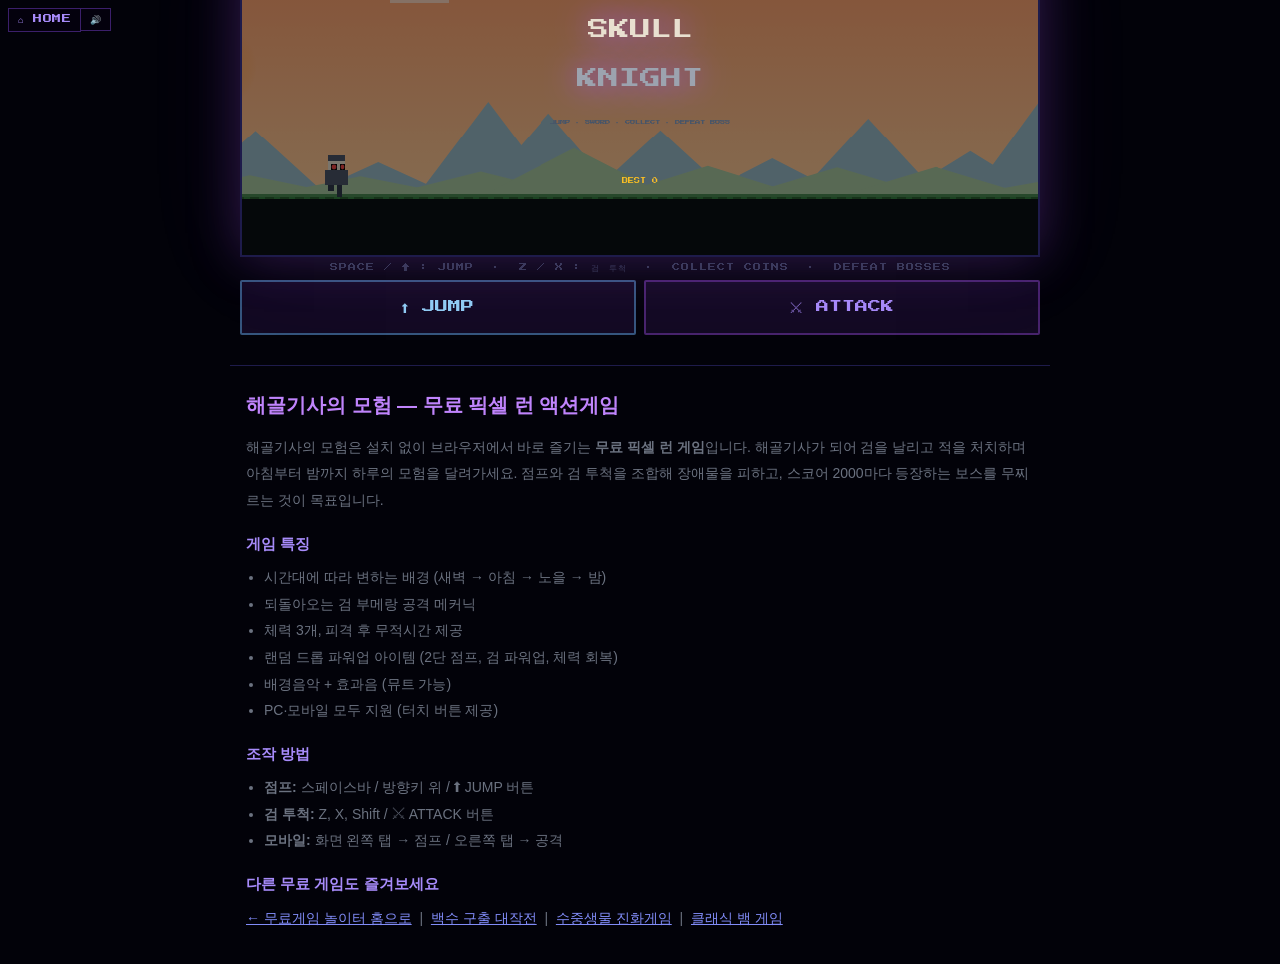
<file: games/skull-knight/index.html>
<!DOCTYPE html>
<html lang="ko">
<head>
<meta charset="UTF-8">
<meta name="viewport" content="width=device-width, initial-scale=1">
<title>해골기사의 모험 - 무료 픽셀 런 액션게임 | 무료게임 놀이터</title>
<meta name="description" content="해골기사가 되어 검을 날리며 하루의 모험을 달리는 무료 픽셀 런 액션게임. 장애물을 피하고 보스를 무찌르며 아침부터 밤까지 달려가세요. 설치 없이 브라우저에서 바로 플레이!">
<meta name="keywords" content="해골기사, 픽셀게임, 런게임, 액션게임, 무료게임, 웹게임, 브라우저게임, skull knight, 런앤점프, 보스게임">
<meta name="robots" content="index, follow">
<link rel="canonical" href="https://game-vhy.pages.dev/games/skull-knight/index.html">
<meta property="og:type" content="website">
<meta property="og:title" content="해골기사의 모험 - 무료 픽셀 런 액션게임 | 무료게임 놀이터">
<meta property="og:description" content="해골기사가 되어 검을 날리며 하루의 모험을 달리는 무료 픽셀 런 액션게임. 장애물을 피하고 보스를 무찌르세요!">
<meta property="og:url" content="https://game-vhy.pages.dev/games/skull-knight/index.html">
<meta property="og:locale" content="ko_KR">
<meta name="twitter:card" content="summary">
<meta name="twitter:title" content="해골기사의 모험 - 무료 픽셀 런 액션게임">
<meta name="twitter:description" content="해골기사가 되어 검을 날리며 달리는 무료 웹게임. 지금 바로 플레이!">
<script type="application/ld+json">
{
  "@context": "https://schema.org",
  "@graph": [
    {
      "@type": "VideoGame",
      "name": "해골기사의 모험",
      "description": "해골기사가 되어 검을 날리며 하루의 모험을 달리는 픽셀 런 액션게임. 장애물을 피하고 보스를 무찌르세요.",
      "url": "https://game-vhy.pages.dev/games/skull-knight/index.html",
      "genre": ["Action", "Arcade", "Runner"],
      "gamePlatform": "Web Browser",
      "inLanguage": "ko",
      "isAccessibleForFree": true,
      "publisher": {
        "@type": "Organization",
        "name": "무료게임 놀이터",
        "url": "https://game-vhy.pages.dev/"
      }
    },
    {
      "@type": "BreadcrumbList",
      "itemListElement": [
        {"@type": "ListItem", "position": 1, "name": "홈", "item": "https://game-vhy.pages.dev/"},
        {"@type": "ListItem", "position": 2, "name": "해골기사의 모험", "item": "https://game-vhy.pages.dev/games/skull-knight/index.html"}
      ]
    },
    {
      "@type": "FAQPage",
      "mainEntity": [
        {
          "@type": "Question",
          "name": "해골기사의 모험은 무료인가요?",
          "acceptedAnswer": {"@type": "Answer", "text": "네, 완전 무료입니다. 설치나 회원가입 없이 브라우저에서 바로 플레이할 수 있습니다."}
        },
        {
          "@type": "Question",
          "name": "모바일에서도 플레이할 수 있나요?",
          "acceptedAnswer": {"@type": "Answer", "text": "네. 화면 하단의 JUMP·ATTACK 버튼으로 터치 조작이 가능합니다."}
        },
        {
          "@type": "Question",
          "name": "검은 어떻게 발사하나요?",
          "acceptedAnswer": {"@type": "Answer", "text": "Z, X, Shift 키 또는 화면 하단의 ⚔ ATTACK 버튼을 누르면 검이 날아가고 자동으로 돌아옵니다."}
        }
      ]
    }
  ]
}
</script>
<link href="https://fonts.googleapis.com/css2?family=Press+Start+2P&display=swap" rel="stylesheet">
<!-- Google tag (gtag.js) -->
<script async src="https://www.googletagmanager.com/gtag/js?id=G-99PTTPMZ02"></script>
<script>
  window.dataLayer = window.dataLayer || [];
  function gtag(){dataLayer.push(arguments);}
  gtag('js', new Date());
  gtag('config', 'G-99PTTPMZ02');
</script>
<!-- Microsoft Clarity -->
<script type="text/javascript">
  (function(c,l,a,r,i,t,y){
      c[a]=c[a]||function(){(c[a].q=c[a].q||[]).push(arguments)};
      t=l.createElement(r);t.async=1;t.src="https://www.clarity.ms/tag/"+i;
      y=l.getElementsByTagName(r)[0];y.parentNode.insertBefore(t,y);
  })(window, document, "clarity", "script", "vz4x98danc");
</script>
<meta name="google-adsense-account" content="ca-pub-4257571340496419">
<script async src="https://pagead2.googlesyndication.com/pagead/js/adsbygoogle.js?client=ca-pub-4257571340496419" crossorigin="anonymous"></script>
<style>
* { margin: 0; padding: 0; box-sizing: border-box; }
html, body { height: 100%; }
body {
  background: #020209;
  display: flex;
  flex-direction: column;
  align-items: center;
  justify-content: center;
  min-height: 100vh;
  padding: 6px;
  overflow: hidden;
  gap: 6px;
}
#wrapper {
  position: relative;
  flex-shrink: 0;
}
canvas {
  display: block;
  image-rendering: pixelated;
  image-rendering: crisp-edges;
  border: 2px solid #1e1b4b;
  box-shadow: 0 0 48px rgba(168,85,247,0.25), 0 0 96px rgba(168,85,247,0.08);
  touch-action: none;
}

/* ── GAME OVER HTML 오버레이 ── */
#dead-screen {
  display: none;
  position: absolute;
  inset: 0;
  z-index: 30;
  background: rgba(0,0,0,0.86);
  flex-direction: column;
  align-items: center;
  justify-content: center;
  gap: 0;
  text-align: center;
  font-family: 'Press Start 2P', 'Courier New', monospace;
}
#dead-screen.show { display: flex; }
#dead-screen .ds-title {
  color: #f87171;
  font-size: clamp(18px, 4vw, 42px);
  text-shadow: 0 0 24px #ef4444, 0 0 48px #7f1d1d;
  margin-bottom: 14px;
  letter-spacing: 0.05em;
}
#dead-screen .ds-score {
  color: #f1f5f9;
  font-size: clamp(11px, 2.2vw, 22px);
  margin-bottom: 8px;
}
#dead-screen .ds-sub {
  color: #fbbf24;
  font-size: clamp(8px, 1.5vw, 15px);
  margin-bottom: 20px;
  opacity: 0.9;
}
#dead-screen .ds-btn {
  background: rgba(168,85,247,0.2);
  border: 2px solid #7c3aed;
  color: #c084fc;
  font-family: 'Press Start 2P', monospace;
  font-size: clamp(8px, 1.6vw, 14px);
  padding: 10px 24px;
  cursor: pointer;
  letter-spacing: 0.05em;
  transition: background 0.15s;
  margin-top: 4px;
}
#dead-screen .ds-btn:hover, #dead-screen .ds-btn:active {
  background: rgba(168,85,247,0.45);
  border-color: #a855f7;
  color: #e9d5ff;
}

#info {
  font-family: 'Press Start 2P', monospace;
  font-size: clamp(6px, 1vw, 8px);
  color: #2d3748;
  text-align: center;
  letter-spacing: 1px;
  flex-shrink: 0;
}
/* ── 조작 버튼 ── */
#ctrl-bar {
  display: flex;
  gap: 8px;
  flex-shrink: 0;
  width: 100%;
}
.ctrl-btn {
  flex: 1;
  padding: clamp(10px,2vh,18px) 8px;
  background: rgba(168,85,247,0.1);
  border: 2px solid rgba(168,85,247,0.35);
  color: #a78bfa;
  font-family: 'Press Start 2P', monospace;
  font-size: clamp(9px, 1.4vw, 13px);
  cursor: pointer;
  user-select: none;
  -webkit-user-select: none;
  touch-action: manipulation;
  transition: background 0.1s;
  border-radius: 2px;
}
.ctrl-btn:active, .ctrl-btn.pressed {
  background: rgba(168,85,247,0.35);
  border-color: #a855f7;
  color: #e9d5ff;
}
#btn-jump { border-color: rgba(99,179,237,0.45); color: #90cdf4; }
#btn-jump:active, #btn-jump.pressed { background: rgba(99,179,237,0.25); border-color: #63b3ed; }
</style>
</head>
<body>
<button id="mute-btn" onclick="toggleMute()" style="position:fixed;top:8px;left:80px;z-index:9999;background:rgba(5,2,15,0.82);border:1px solid #3b1f6a;color:#a78bfa;font-family:'Press Start 2P',monospace;font-size:9px;padding:5px 9px;cursor:pointer;white-space:nowrap;">🔊</button>
<a href="../../index.html" style="position:fixed;top:8px;left:8px;z-index:9999;background:rgba(5,2,15,0.82);border:1px solid #3b1f6a;color:#a78bfa;font-family:'Press Start 2P',monospace;font-size:9px;padding:5px 9px;text-decoration:none;white-space:nowrap;letter-spacing:0.05em;transition:background 0.15s;" onmouseover="this.style.background='rgba(30,10,60,0.95)'" onmouseout="this.style.background='rgba(5,2,15,0.82)'">⌂ HOME</a>
<div id="wrapper">
  <canvas id="game" width="800" height="320"></canvas>
  <div id="dead-screen">
    <div class="ds-title">GAME OVER</div>
    <div class="ds-score" id="ds-score-val"></div>
    <div class="ds-sub" id="ds-sub-val"></div>
    <button class="ds-btn" id="ds-retry-btn">▶ PLAY AGAIN</button>
  </div>
</div>
<div id="info">SPACE / ↑ : JUMP &nbsp;·&nbsp; Z / X : 검 투척 &nbsp;·&nbsp; COLLECT COINS &nbsp;·&nbsp; DEFEAT BOSSES</div>
<div id="ctrl-bar">
  <button class="ctrl-btn" id="btn-jump">⬆ JUMP</button>
  <button class="ctrl-btn" id="btn-attack">⚔ ATTACK</button>
</div>

<script>
const canvas = document.getElementById('game');
const ctx = canvas.getContext('2d');
const W = 800, H = 320;
const GROUND = 258;
const P = 3;

// ── COLOR HELPER ──────────────────────────────────
function lerpHex(a, b, t) {
  const ah=parseInt(a.slice(1),16), bh=parseInt(b.slice(1),16);
  const ar=(ah>>16)&255,ag=(ah>>8)&255,ab=ah&255;
  const br=(bh>>16)&255,bg=(bh>>8)&255,bb=bh&255;
  const r=Math.round(ar+(br-ar)*t), g=Math.round(ag+(bg-ag)*t), bl=Math.round(ab+(bb-ab)*t);
  return '#'+((r<<16)|(g<<8)|bl).toString(16).padStart(6,'0');
}

// ── STATE ──────────────────────────────────────────
let state = 'menu';
let score = 0, frame = 0, gameSpeed = 5;
let highScore = +localStorage.getItem('sk_hs') || 0;
let nextBossScore = 2000;
let bossActive = false, bossCount = 0;
let timeOfDay = 0;

// ── 런-업그레이드 (매 게임 리셋) ───────────────────
let up = { doubleJump:0, attackPower:2, shield:0 };

// ── 파워아이템 ──────────────────────────────────────
let powerItems = [];
let powerSpawnTimer = 0, powerSpawnInterval = 480;

// ── PLAYER ─────────────────────────────────────────
const PW = P*10, PH = P*12;
const pl = {
  x:80, y: GROUND-PH,
  vy:0, onGround:true, jumpsLeft:0,
  attacking:false, shieldHp:0, invincible:0,
  hp:3, maxHp:3,
};

// ── SWORD PROJECTILE ──────────────────────────────
let sword = null;
// sword = { x, y, vx, angle, maxX, phase:'out'|'return', hitIds:Set }

// ── ENTITIES ──────────────────────────────────────
let obstacles=[], particles=[], bossBullets=[];
let boss = null;
let obIdCounter = 0;

// ── BACKGROUND ─────────────────────────────────────
let stars = Array.from({length:70}, ()=>({
  x:Math.random()*W, y:Math.random()*(GROUND-50),
  size:Math.random()<0.25?2:1, speed:Math.random()*0.4+0.1
}));
let bgMtns  = Array.from({length:10},(_,i)=>({x:i*100+Math.random()*50, h:30+Math.random()*70}));
let bgHills = Array.from({length:10},(_,i)=>({x:i*110+Math.random()*60, h:15+Math.random()*35}));
// Clouds: [baseX, y, scale]
const cloudDefs = [[100,38,1],[290,22,0.8],[490,50,1.1],[660,28,0.9],[780,44,0.7]];

// ── SPAWN TIMERS ──────────────────────────────────
let obstacleTimer=0, obstacleInterval=90;

// ══════════════════════════════════════════════════
// AUDIO SYSTEM (Web Audio API)
// ══════════════════════════════════════════════════
let AC=null, masterGain, bgmGain, sfxGain;
let bgmTimer=null, bgmSeq=null, bgmPos=0, bgmNextTime=0;
let muteAll = localStorage.getItem('sk_mute')==='1';

function initAudio(){
  if(AC) return;
  try{ AC=new (window.AudioContext||window.webkitAudioContext)(); }catch(e){ return; }
  masterGain=AC.createGain(); masterGain.gain.value=muteAll?0:1; masterGain.connect(AC.destination);
  bgmGain=AC.createGain(); bgmGain.gain.value=0.18; bgmGain.connect(masterGain);
  sfxGain=AC.createGain(); sfxGain.gain.value=0.55; sfxGain.connect(masterGain);
}

function toggleMute(){
  muteAll=!muteAll;
  localStorage.setItem('sk_mute',muteAll?'1':'0');
  if(masterGain) masterGain.gain.value=muteAll?0:1;
  document.getElementById('mute-btn').textContent=muteAll?'🔇':'🔊';
}

function _note(freq,dur,type,vol,when,dest){
  if(!AC) return;
  const t=AC.currentTime+(when||0);
  const osc=AC.createOscillator(), g=AC.createGain();
  osc.type=type||'square'; osc.frequency.value=freq;
  g.gain.setValueAtTime(vol,t);
  g.gain.exponentialRampToValueAtTime(0.0001,t+dur*0.9);
  osc.connect(g); g.connect(dest||sfxGain);
  osc.start(t); osc.stop(t+dur);
}
function _noise(dur,ftype,ffreq,fq,vol,when){
  if(!AC) return;
  const len=AC.sampleRate*dur, buf=AC.createBuffer(1,len,AC.sampleRate);
  const d=buf.getChannelData(0);
  for(let i=0;i<len;i++) d[i]=(Math.random()*2-1)*Math.pow(1-i/len,0.3);
  const src=AC.createBufferSource(); src.buffer=buf;
  const f=AC.createBiquadFilter(); f.type=ftype||'bandpass'; f.frequency.value=ffreq||1000; f.Q.value=fq||1;
  const g=AC.createGain(); g.gain.value=vol||0.3;
  src.connect(f); f.connect(g); g.connect(sfxGain);
  const t=AC.currentTime+(when||0); src.start(t); src.stop(t+dur);
}

// ── SFX ──────────────────────────────────────────
function sfxJump(){ _note(280,0.06,'square',0.25); _note(370,0.05,'square',0.14,0.05); }
function sfxDoubleJump(){ _note(420,0.05,'triangle',0.2); _note(560,0.05,'triangle',0.16,0.06); _note(700,0.08,'triangle',0.1,0.12); }
function sfxAttack(){ _noise(0.07,'bandpass',1400,0.7,0.45); _note(160,0.04,'sawtooth',0.12,0.07); }
function sfxSwordReturn(){ _note(260,0.03,'square',0.12); _note(200,0.05,'square',0.1,0.03); }
function sfxHitEnemy(){ _note(220,0.04,'sawtooth',0.28); _noise(0.04,'highpass',2800,1,0.18); }
function sfxEnemyDie(){ _note(320,0.04,'square',0.2); _note(450,0.04,'square',0.18,0.05); _note(580,0.08,'square',0.13,0.1); }
function sfxPlayerHurt(){ _note(110,0.1,'sawtooth',0.5); _note(80,0.15,'sawtooth',0.38,0.09); _noise(0.1,'lowpass',450,0.5,0.28); }
function sfxPowerup(){ _note(440,0.07,'triangle',0.28); _note(554,0.07,'triangle',0.28,0.09); _note(659,0.14,'triangle',0.28,0.17); }
function sfxBossWarning(){ _note(110,0.35,'sawtooth',0.35); _note(138,0.35,'sawtooth',0.28,0.08); _note(88,0.5,'sawtooth',0.38,0.42); _noise(0.25,'lowpass',280,0.5,0.22,0.42); }
function sfxBossHit(){ _note(200,0.04,'sawtooth',0.32); _noise(0.05,'highpass',3000,1,0.22); }
function sfxBossDie(){ [220,277,330,392,494,587,784].forEach((f,i)=>_note(f,0.1+i*0.02,'square',0.22,i*0.08)); _noise(0.5,'lowpass',700,0.5,0.32,0.3); }
function sfxGameOver(){ _note(220,0.25,'sawtooth',0.4); _note(196,0.25,'sawtooth',0.35,0.22); _note(165,0.5,'sawtooth',0.38,0.44); _note(110,0.8,'sawtooth',0.28,0.9); }

// ── BGM 스케줄러 ──────────────────────────────────
function _scheduleBGM(){
  if(!AC||!bgmSeq) return;
  while(bgmNextTime < AC.currentTime+0.25){
    const [freq,dur,type,vol]=bgmSeq[bgmPos%bgmSeq.length];
    if(freq>0) _note(freq,dur*0.85,type||'square',vol||0.15,bgmNextTime-AC.currentTime,bgmGain);
    bgmNextTime+=dur; bgmPos++;
  }
}
function startBGM(seq){
  if(!AC) return; stopBGM();
  bgmSeq=seq; bgmPos=0; bgmNextTime=AC.currentTime+0.05;
  _scheduleBGM(); bgmTimer=setInterval(_scheduleBGM,80);
}
function stopBGM(){ if(bgmTimer){clearInterval(bgmTimer);bgmTimer=null;} bgmSeq=null; }

// ── BGM 시퀀스 ─────────────────────────────────────
// A단조 기반, 130 BPM
const _B=60/130, _Q=_B, _E=_B/2, _H=_B*2, _S=_B/4;
// 노멀 BGM: 어둡고 웅장한 멜로디
const BGM_PLAY = [
  [220,_E,'square',0.13],[0,_S],[261.63,_S,'square',0.11],[293.66,_E,'square',0.12],[0,_E],
  [329.63,_E,'square',0.13],[293.66,_S,'square',0.1],[261.63,_S,'square',0.09],[220,_Q,'square',0.13],[0,_Q],
  [196,_E,'square',0.11],[0,_S],[220,_S,'square',0.1],[246.94,_E,'square',0.11],[261.63,_E,'square',0.12],
  [293.66,_H,'square',0.13],[0,_H],
  [261.63,_E,'square',0.12],[0,_S],[293.66,_S,'square',0.1],[329.63,_Q,'square',0.13],[0,_S],[329.63,_S,'square',0.11],
  [392,_E,'square',0.13],[349.23,_S,'square',0.1],[329.63,_S,'square',0.09],[293.66,_Q,'square',0.11],[0,_Q],
  [261.63,_E,'square',0.12],[220,_E,'square',0.11],[196,_E,'square',0.11],[0,_E],
  [220,_H,'square',0.14],[0,_H],
];
// 보스 BGM: 긴박하고 강렬
const BGM_BOSS = [
  [440,_S,'sawtooth',0.11],[0,_S],[440,_S,'sawtooth',0.09],[0,_S],[494,_S,'sawtooth',0.11],[0,_S],[523,_S,'sawtooth',0.13],[0,_S],
  [494,_E,'sawtooth',0.12],[0,_S],[392,_S,'sawtooth',0.1],[349.23,_E,'sawtooth',0.11],[0,_E],
  [392,_S,'sawtooth',0.12],[0,_S],[392,_S,'sawtooth',0.1],[0,_S],[440,_S,'sawtooth',0.12],[0,_S],[494,_S,'sawtooth',0.1],[0,_S],
  [523,_Q,'sawtooth',0.13],[0,_E],[440,_E,'sawtooth',0.11],
  [587,_E,'sawtooth',0.14],[523,_S,'sawtooth',0.11],[494,_E,'sawtooth',0.12],[0,_S],
  [440,_E,'sawtooth',0.12],[392,_E,'sawtooth',0.11],[349.23,_E,'sawtooth',0.11],[330,_E,'sawtooth',0.1],
  [293.66,_Q,'sawtooth',0.13],[0,_Q],[0,_H],
];

// ── INPUT ──────────────────────────────────────────
const keys={};
document.addEventListener('keydown',e=>{
  initAudio();
  if(keys[e.code]) return;
  keys[e.code]=true;
  if(state==='menu'&&(e.code==='Space'||e.code==='Enter')) startGame();
  else if(state==='dead'&&(e.code==='Space'||e.code==='Enter')){ startGame(); }
  else if(state==='playing'||state==='boss'){
    if(e.code==='Space'||e.code==='ArrowUp'||e.code==='KeyW') doJump();
    if(e.code==='KeyZ'||e.code==='KeyX'||e.code==='ShiftLeft'||e.code==='ShiftRight') doAttack();
  }
});
document.addEventListener('keyup',e=>{ keys[e.code]=false; });

canvas.addEventListener('touchstart',e=>{
  e.preventDefault();
  initAudio();
  const rect=canvas.getBoundingClientRect();
  const cx=(e.touches[0].clientX-rect.left)*(W/rect.width);
  const cy=(e.touches[0].clientY-rect.top)*(H/rect.height);
  if(state==='menu'){ startGame(); return; }
  if(cx>W*0.6) doAttack(); else doJump();
},{passive:false});

canvas.addEventListener('click',e=>{
  const rect=canvas.getBoundingClientRect();
  const cx=(e.clientX-rect.left)*(W/rect.width);
  if(state==='menu'){ startGame(); return; }
});

// ── 조작 버튼 (터치 + 마우스) ──────────────────────
(function(){
  function addBtn(id, fn){
    const el=document.getElementById(id);
    if(!el) return;
    const press=()=>{ el.classList.add('pressed'); if(state==='playing'||state==='boss') fn(); };
    const release=()=>{ el.classList.remove('pressed'); };
    el.addEventListener('touchstart',e=>{ e.preventDefault(); press(); },{passive:false});
    el.addEventListener('touchend',  e=>{ e.preventDefault(); release(); },{passive:false});
    el.addEventListener('mousedown', e=>{ e.preventDefault(); press(); });
    el.addEventListener('mouseup',   release);
    el.addEventListener('mouseleave',release);
  }
  addBtn('btn-jump',   doJump);
  addBtn('btn-attack', doAttack);
})();

// ── ACTIONS ───────────────────────────────────────
function doJump(){
  if(pl.onGround){
    pl.vy=-13; pl.onGround=false;
    pl.jumpsLeft=up.doubleJump?1:0;
    spawnPfx(pl.x+PW/2,pl.y+PH,'#d4c9b0',5);
    sfxJump();
  } else if(pl.jumpsLeft>0){
    pl.vy=-11; pl.jumpsLeft--;
    spawnPfx(pl.x+PW/2,pl.y+PH,'#e8e0d0',8);
    sfxDoubleJump();
  }
}

function doAttack(){
  if(sword) return;
  pl.attacking=true;
  sword={
    x: pl.x+PW+4,
    y: pl.y+PH*0.38,
    vx: 13,
    angle: 0,
    maxX: pl.x+PW+4+175,
    phase: 'out',
    hitIds: new Set(),
  };
  spawnPfx(pl.x+PW+P*4, pl.y+PH*0.38,'#fbbf24',5);
  sfxAttack();
}

// ── GAME FLOW ─────────────────────────────────────
function startGame(){
  initAudio();
  document.getElementById('dead-screen').classList.remove('show');
  state='playing'; score=0; frame=0; gameSpeed=5;
  obstacles=[]; powerItems=[]; particles=[]; bossBullets=[]; boss=null;
  bossActive=false; nextBossScore=2000; bossCount=0;
  obstacleTimer=0; obstacleInterval=90;
  powerSpawnTimer=0; powerSpawnInterval=480;
  timeOfDay=0; sword=null; obIdCounter=0;
  up = { doubleJump:0, attackPower:2, shield:0 };
  pl.y=GROUND-PH; pl.vy=0; pl.onGround=true; pl.jumpsLeft=0;
  pl.attacking=false; pl.invincible=0; pl.shieldHp=0;
  pl.hp=3; pl.maxHp=3;
  startBGM(BGM_PLAY);
}

function gameOver(){
  state='dead'; frame=0;
  if(score>highScore){ highScore=score; localStorage.setItem('sk_hs',highScore); }
  spawnPfx(pl.x+PW/2,pl.y+PH/2,'#ef4444',25);
  stopBGM(); sfxGameOver();
  document.getElementById('ds-score-val').textContent = `SCORE  ${score}`;
  document.getElementById('ds-sub-val').textContent = `BEST  ${highScore}`;
  document.getElementById('dead-screen').classList.add('show');
}

// ── SPAWN ─────────────────────────────────────────
function spawnObstacle(){
  const r=Math.random();
  let ob={x:W+20, dead:false, id:obIdCounter++};
  if(r<0.5){
    ob.type='cactus'; ob.y=GROUND; ob.w=P*6; ob.h=P*10;
    ob.hp=up.attackPower>=2?1:2; ob.maxHp=ob.hp; ob.color='#16a34a';
  } else if(r<0.8){
    ob.type='bird'; ob.y=GROUND-PH-P*6-Math.random()*P*12;
    ob.w=P*9; ob.h=P*6; ob.hp=1; ob.maxHp=1; ob.color='#f97316';
  } else {
    ob.type='spike'; ob.y=GROUND; ob.w=P*5; ob.h=P*8;
    ob.hp=999; ob.maxHp=999; ob.indestructible=true; ob.color='#94a3b8';
  }
  obstacles.push(ob);
}

// ── 파워아이템 스폰 ───────────────────────────────
const POWER_DEFS = [
  { type:'dj',     label:'2단 점프',   color:'#4ade80', bg:'rgba(74,222,128,0.15)' },
  { type:'sword',  label:'검 파워업',  color:'#fb923c', bg:'rgba(251,146,60,0.15)' },
  { type:'shield', label:'체력 회복',  color:'#f472b6', bg:'rgba(244,114,182,0.15)' },
];
function spawnPowerItem(){
  // 이미 있는 타입은 제외
  const available = POWER_DEFS.filter(d=>{
    if(d.type==='dj'&&up.doubleJump) return false;
    if(d.type==='sword'&&up.attackPower>=3) return false;
    if(d.type==='shield'&&pl.hp>=pl.maxHp) return false;
    return true;
  });
  if(!available.length) return;
  const def=available[Math.floor(Math.random()*available.length)];
  powerItems.push({
    x:W+10, y:GROUND-PH*1.5,
    type:def.type, label:def.label,
    color:def.color, bg:def.bg,
    r:P*3.5, collected:false,
    labelTimer:0,
  });
}

function applyPowerItem(item){
  if(item.type==='dj'){ up.doubleJump=1; }
  else if(item.type==='sword'){ up.attackPower=Math.min(up.attackPower+1,3); }
  else if(item.type==='shield'){ pl.hp=Math.min(pl.hp+1, pl.maxHp); }
  lastPickup = { label:item.label, color:item.color, timer:180 };
  sfxPowerup();
}

// 마지막 픽업 알림
let lastPickup = null;

function spawnBoss(){
  bossCount++;
  const hp=8+(bossCount-1)*4;
  boss={
    x:W+80, y:GROUND-P*22, w:P*20, h:P*22,
    hp, maxHp:hp,
    phase:0, vx:-2.5, vy:0,
    attackTimer:0, hitFlash:0, bFrame:0,
    rushTimer:0, rushing:false,
  };
  bossActive=true; state='boss'; gameSpeed=3;
  startBGM(BGM_BOSS); sfxBossWarning();
}

function spawnPfx(x,y,color,n){
  for(let i=0;i<n;i++){
    const a=Math.random()*Math.PI*2, s=Math.random()*4+1;
    particles.push({x,y,vx:Math.cos(a)*s,vy:Math.sin(a)*s-1.5,life:35+Math.random()*20,maxLife:55,color,size:Math.random()*P+1});
  }
}

// ── SHOP ──────────────────────────────────────────

// ── UPDATE ────────────────────────────────────────
function update(){
  frame++;

  // 시간 진행 (score 0→4000 → timeOfDay 0→1)
  timeOfDay = Math.min(score/4000, 1);

  if(state==='playing'){
    score++;
    gameSpeed=Math.min(5+Math.floor(score/250)*0.5,13);
    if(score>=nextBossScore&&!bossActive) spawnBoss();
  }

  // Player physics
  pl.vy+=0.82; pl.y+=pl.vy;
  if(pl.y+PH>=GROUND){ pl.y=GROUND-PH; pl.vy=0; pl.onGround=true; pl.jumpsLeft=up.doubleJump?1:0; }
  if(pl.invincible>0) pl.invincible--;

  // BG scroll
  stars.forEach(s=>{ s.x-=s.speed*(gameSpeed/5); if(s.x<0) s.x=W; });
  bgMtns.forEach(m=>{ m.x-=0.25; if(m.x<-120) m.x=W+60; });
  bgHills.forEach(m=>{ m.x-=0.7;  if(m.x<-120) m.x=W+60; });

  // Obstacle spawn
  if(state==='playing'){
    if(++obstacleTimer>=obstacleInterval){
      obstacleTimer=0;
      obstacleInterval=Math.max(38,90-Math.floor(score/180)*4);
      spawnObstacle();
    }
    if(++powerSpawnTimer>=powerSpawnInterval){
      powerSpawnTimer=0;
      powerSpawnInterval=400+Math.floor(Math.random()*300);
      if(Math.random()<0.7) spawnPowerItem();
    }
  }

  // ── 검 투척 업데이트 ─────────────────────────────
  if(sword){
    sword.angle += sword.vx>0 ? 0.45 : -0.45;
    sword.x += sword.vx;
    sword.y += sword.phase==='out' ? -0.3 : 0.3; // 살짝 포물선

    if(sword.phase==='out' && sword.x>=sword.maxX){
      sword.phase='return';
      sword.vx=-10;
    }
    if(sword.phase==='return' && sword.x<=pl.x+PW){
      sword=null;
      pl.attacking=false;
      sfxSwordReturn();
    }

    if(sword){
      // 검 vs 장애물
      obstacles.forEach(ob=>{
        if(ob.dead||ob.indestructible||sword.hitIds.has(ob.id)) return;
        let oy,oh;
        if(ob.type==='cactus'){ oy=ob.y-ob.h; oh=ob.h; } else { oy=ob.y; oh=ob.h; }
        if(sword.x+P*5>ob.x && sword.x-P*5<ob.x+ob.w &&
           sword.y+P*2>oy && sword.y-P*2<oy+oh){
          ob.hp-=up.attackPower;
          sword.hitIds.add(ob.id);
          spawnPfx(ob.x+ob.w/2,oy+oh/2,ob.color,5);
          sfxHitEnemy();
          if(ob.hp<=0){ ob.dead=true; score+=50; spawnPfx(ob.x+ob.w/2,oy+oh/2,'#fde68a',12); sfxEnemyDie(); }
        }
      });
      // 검 vs 보스
      if(boss&&boss.phase===1&&!sword.hitIds.has('boss_'+Math.floor(frame/4))){
        if(sword.x+P*5>boss.x+boss.w*0.1&&sword.x-P*5<boss.x+boss.w*0.9&&
           sword.y+P*3>boss.y&&sword.y-P*3<boss.y+boss.h){
          boss.hp-=up.attackPower; boss.hitFlash=8;
          sword.hitIds.add('boss_'+Math.floor(frame/4));
          spawnPfx(boss.x+boss.w/2,boss.y+boss.h/2,'#ef4444',7);
          sfxBossHit();
        }
      }
      // 검 vs 보스 탄환 (튕겨냄)
      bossBullets.forEach(b=>{
        if(Math.abs(sword.x-b.x)<P*7&&Math.abs(sword.y-b.y)<P*7){
          b.vx=Math.abs(b.vx)+3; b.hit=true;
          spawnPfx(b.x,b.y,'#fbbf24',5);
        }
      });
    }
  }

  // 장애물 이동 & 플레이어 충돌
  obstacles.forEach(ob=>{
    ob.x-=gameSpeed;
    if(!ob.dead&&pl.invincible===0){
      let oy,oh;
      if(ob.type==='cactus'||ob.type==='spike'){ oy=ob.y-ob.h; oh=ob.h; } else { oy=ob.y; oh=ob.h; }
      if(pl.x+PW*0.75>ob.x+ob.w*0.15&&pl.x+PW*0.15<ob.x+ob.w*0.85&&
         pl.y+PH*0.85>oy+oh*0.1&&pl.y+PH*0.15<oy+oh*0.9) hitPlayer();
    }
  });
  obstacles=obstacles.filter(o=>!o.dead&&o.x>-120);

  // 파워아이템
  powerItems.forEach(item=>{
    item.x -= gameSpeed;
    if(item.labelTimer>0) item.labelTimer--;
    if(!item.collected){
      const dx=(pl.x+PW/2)-item.x, dy=(pl.y+PH/2)-item.y;
      if(Math.hypot(dx,dy)<item.r+PW*0.5){
        item.collected=true;
        applyPowerItem(item);
        spawnPfx(item.x,item.y,item.color,14);
      }
    }
  });
  powerItems=powerItems.filter(i=>!i.collected&&i.x>-60);

  // 보스
  if(boss){
    boss.bFrame++; boss.hitFlash=Math.max(0,boss.hitFlash-1);
    if(boss.phase===0){
      boss.x+=boss.vx;
      if(boss.x<=W-boss.w-120){ boss.phase=1; boss.vx=0; }
    } else {
      boss.attackTimer++;
      boss.y=GROUND-boss.h+Math.sin(boss.bFrame*0.04)*14;
      if(boss.attackTimer%80===0){
        bossBullets.push({x:boss.x,y:boss.y+boss.h/2,vx:-7,vy:(Math.random()-0.5)*5,r:P*2.5});
      }
      if(!boss.rushing&&boss.attackTimer%220===160){ boss.rushing=true; boss.rushTimer=0; }
      if(boss.rushing){ boss.rushTimer++; boss.x-=11; if(boss.rushTimer>20||boss.x<80) boss.rushing=false; }
      else if(boss.x<W-boss.w-90) boss.x+=2.5;
      if(pl.invincible===0&&
         pl.x+PW*0.75>boss.x+boss.w*0.1&&pl.x+PW*0.15<boss.x+boss.w*0.9&&
         pl.y+PH*0.85>boss.y+boss.h*0.1&&pl.y+PH*0.15<boss.y+boss.h*0.9) hitPlayer();
      if(boss.hp<=0){
        score+=500;
        spawnPfx(boss.x+boss.w/2,boss.y+boss.h/2,'#a855f7',35);
        spawnPfx(boss.x+boss.w/2,boss.y+boss.h/2,'#fbbf24',25);
        boss=null; bossActive=false; bossBullets=[];
        nextBossScore=score+2000; state='playing';
        gameSpeed=Math.min(5+Math.floor(score/250)*0.5,13);
        sfxBossDie(); startBGM(BGM_PLAY);
      }
    }
  }

  // 탄환
  bossBullets.forEach(b=>{
    b.x+=b.vx; b.y+=b.vy;
    if(pl.invincible===0&&Math.abs(b.x-(pl.x+PW/2))<b.r+PW*0.4&&Math.abs(b.y-(pl.y+PH/2))<b.r+PH*0.4){
      b.hit=true; hitPlayer();
    }
  });
  bossBullets=bossBullets.filter(b=>!b.hit&&b.x>-50&&b.x<W+50);

  particles.forEach(p=>{ p.x+=p.vx; p.y+=p.vy; p.vy+=0.15; p.life--; });
  particles=particles.filter(p=>p.life>0);
}

function hitPlayer(){
  if(pl.invincible>0) return;
  if(pl.shieldHp>0){ pl.shieldHp--; pl.invincible=120; spawnPfx(pl.x+PW/2,pl.y+PH/2,'#38bdf8',18); sfxPlayerHurt(); return; }
  pl.hp--;
  pl.invincible=120;
  spawnPfx(pl.x+PW/2,pl.y+PH/2,'#ef4444',15);
  sfxPlayerHurt();
  if(pl.hp<=0) gameOver();
}

// ── DRAW HELPERS ──────────────────────────────────
function px(x,y,w,h,c){ ctx.fillStyle=c; ctx.fillRect(~~x,~~y,w,h); }

// ── BACKGROUND ────────────────────────────────────
function getSkyColors(){
  const t=timeOfDay;
  if(t<0.2){      // 새벽 → 아침
    const tt=t/0.2;
    return [lerpHex('#ff9966','#87ceeb',tt), lerpHex('#ffcc99','#b8e4f9',tt)];
  } else if(t<0.55){ // 아침 → 맑은 낮
    const tt=(t-0.2)/0.35;
    return [lerpHex('#87ceeb','#3a8fd4',tt), lerpHex('#b8e4f9','#72b9e8',tt)];
  } else if(t<0.78){ // 낮 → 노을
    const tt=(t-0.55)/0.23;
    return [lerpHex('#3a8fd4','#d4572a',tt), lerpHex('#72b9e8','#e8804a',tt)];
  } else {           // 노을 → 밤
    const tt=(t-0.78)/0.22;
    return [lerpHex('#d4572a','#05051a',tt), lerpHex('#e8804a','#0c1118',tt)];
  }
}

function drawBG(){
  const [tc,bc]=getSkyColors();
  const g=ctx.createLinearGradient(0,0,0,GROUND);
  g.addColorStop(0,tc); g.addColorStop(1,bc);
  ctx.fillStyle=g; ctx.fillRect(0,0,W,GROUND);

  // 별 (저녁~밤)
  if(timeOfDay>0.6){
    const alpha=Math.min((timeOfDay-0.6)/0.25,1);
    stars.forEach(s=>{
      const tw=Math.sin(frame*0.04+s.x*0.03)*0.3+0.7;
      ctx.fillStyle=`rgba(200,210,230,${tw*alpha})`; ctx.fillRect(~~s.x,~~s.y,s.size,s.size);
    });
  }

  // 구름 (낮에만 보임)
  if(timeOfDay<0.72){
    const ca=timeOfDay<0.5?0.75:0.75*(1-(timeOfDay-0.5)/0.22);
    ctx.globalAlpha=Math.max(0,ca);
    cloudDefs.forEach(([bx,cy,sc])=>{
      const cx=((bx-frame*0.28)|0+W*3)%W;
      ctx.fillStyle='rgba(255,255,255,0.75)';
      ctx.fillRect(cx, cy, ~~(54*sc), ~~(14*sc));
      ctx.fillRect(cx+~~(8*sc), cy-~~(8*sc), ~~(34*sc), ~~(10*sc));
      ctx.fillRect(cx-~~(4*sc), cy+~~(4*sc), ~~(12*sc), ~~(8*sc));
      ctx.fillRect(cx+~~(46*sc), cy+~~(2*sc), ~~(12*sc), ~~(8*sc));
    });
    ctx.globalAlpha=1;
  }

  // 태양/달
  {
    const t=timeOfDay;
    const sunX=-30+t*(W+60); // 새벽→밤으로 좌→우
    const sunY=GROUND*0.5-Math.sin(t*Math.PI)*GROUND*0.45;
    if(t<0.82){
      // 태양 (새벽부터 노을까지)
      const sunColor=t<0.55?'#ffe566':lerpHex('#ffe566','#ff6600',Math.min((t-0.55)/0.27,1));
      const glowR=t<0.2?18:t<0.55?16:16+Math.floor((t-0.55)/0.27*10);
      const grad=ctx.createRadialGradient(sunX,sunY,0,sunX,sunY,glowR*2.5);
      grad.addColorStop(0,`rgba(255,220,80,0.5)`);
      grad.addColorStop(1,`rgba(255,130,0,0)`);
      ctx.fillStyle=grad; ctx.beginPath(); ctx.arc(sunX,sunY,glowR*2.5,0,Math.PI*2); ctx.fill();
      ctx.fillStyle=sunColor; ctx.beginPath(); ctx.arc(sunX,sunY,glowR,0,Math.PI*2); ctx.fill();
    }
    if(t>0.75){
      // 달 (밤으로 전환)
      const moonAlpha=Math.min((t-0.75)/0.15,1);
      const moonX=W*0.75, moonY=50;
      ctx.globalAlpha=moonAlpha;
      ctx.fillStyle='#d8e4f0'; ctx.beginPath(); ctx.arc(moonX,moonY,11,0,Math.PI*2); ctx.fill();
      ctx.fillStyle='rgba(170,180,200,0.6)'; ctx.beginPath(); ctx.arc(moonX+3,moonY-2,4,0,Math.PI*2); ctx.fill();
      ctx.globalAlpha=1;
    }
  }

  // 산
  const mtnC=timeOfDay<0.2?'#99bcc8':timeOfDay<0.55?'#4a7fa0':timeOfDay<0.78?'#6a3d1e':'#0c1524';
  ctx.fillStyle=mtnC;
  bgMtns.forEach(m=>{ ctx.beginPath(); ctx.moveTo(m.x-70,GROUND); ctx.lineTo(m.x,GROUND-m.h); ctx.lineTo(m.x+70,GROUND); ctx.fill(); });

  // 언덕
  const hillC=timeOfDay<0.2?'#a8c8a0':timeOfDay<0.55?'#4a8a50':timeOfDay<0.78?'#7a5028':'#131f2e';
  ctx.fillStyle=hillC;
  bgHills.forEach(m=>{ ctx.beginPath(); ctx.moveTo(m.x-90,GROUND); ctx.lineTo(m.x,GROUND-m.h); ctx.lineTo(m.x+90,GROUND); ctx.fill(); });

  // 지면
  const gc=timeOfDay<0.55?'#4a8a52':timeOfDay<0.78?'#7a6030':'#22c55e';
  px(0,GROUND,W,3,gc);
  px(0,GROUND+3,W,2,timeOfDay<0.55?'#2a6030':'#155a18');
  px(0,GROUND+5,W,H-GROUND-5,'#0a0f14');
  for(let x=0;x<W;x+=P*5){
    const gx=((x+frame*gameSpeed*0.35)|0)%W;
    if(gx>=0&&gx<W) px(gx,GROUND+3,P*2,2,timeOfDay<0.55?'#368040':'#155a18');
  }
}

// ── 해골기사 드로우 ────────────────────────────────
function drawPlayer(){
  if(pl.invincible>0&&Math.floor(pl.invincible/4)%2===0) return;
  const x=pl.x, y=pl.y;
  const lf=Math.floor(frame/7)%2;
  const bone='#e8e0d0', boneDk='#b0a898';
  const arm='#4a5568', armDk='#2d3748';
  const shC='#92400e';

  // 방패 오라
  if(pl.shieldHp>0){
    const pulse=Math.sin(frame*0.08)*4;
    ctx.strokeStyle=`rgba(56,189,248,0.6)`; ctx.lineWidth=2;
    ctx.beginPath(); ctx.arc(x+PW/2,y+PH/2,PW*0.9+pulse,0,Math.PI*2); ctx.stroke();
    ctx.strokeStyle=`rgba(56,189,248,0.2)`; ctx.lineWidth=5;
    ctx.beginPath(); ctx.arc(x+PW/2,y+PH/2,PW+pulse+4,0,Math.PI*2); ctx.stroke();
  }

  // 그림자
  ctx.fillStyle=`rgba(0,0,0,${pl.onGround?0.4:0.12})`;
  ctx.beginPath(); ctx.ellipse(x+PW/2,GROUND+3,PW*0.45,4,0,0,Math.PI*2); ctx.fill();

  // ─ 다리 ─
  if(!pl.onGround){
    px(x+P*2,y+P*9,P*2,P*3,armDk); px(x+P*5,y+P*9,P*2,P*3,armDk);
    px(x+P*2,y+P*11,P*2,P,boneDk); px(x+P*5,y+P*11,P*2,P,boneDk);
  } else if(lf===0){
    px(x+P*2,y+P*9,P*2,P*4,armDk); px(x+P*2,y+P*12,P*3,P,bone);
    px(x+P*5,y+P*9,P*2,P*2,armDk); px(x+P*5,y+P*10,P*3,P,boneDk);
  } else {
    px(x+P*2,y+P*9,P*2,P*2,armDk); px(x+P*2,y+P*10,P*3,P,boneDk);
    px(x+P*5,y+P*9,P*2,P*4,armDk); px(x+P*5,y+P*12,P*3,P,bone);
  }

  // ─ 몸통 (흉갑) ─
  px(x+P,  y+P*4, P*8, P*5, arm);
  px(x+P*2,y+P*5, P*6, P*3, armDk);
  px(x+P*3,y+P*5, P*4, P,   '#6b7280');

  // ─ 방패 (왼쪽 팔) ─
  px(x-P*3,y+P*4, P*2,P*6, shC);
  px(x-P*4,y+P*5, P,  P*4, '#78350f');
  px(x-P*3,y+P*6, P*2,P*2, '#fbbf24');

  // ─ 검 팔 (오른쪽) - 검 날릴 때는 팔만 ─
  if(!sword){
    // 검 들고 있는 상태
    px(x+P*9,y+P*4,P*2,P*2,bone);
    px(x+P*10,y+P*2,P,P*5,'#9ca3af'); // 검 날
    px(x+P*9, y+P*2,P*3,P, '#9ca3af'); // 가드
    px(x+P*10,y+P*6,P,P,   '#d97706'); // 손잡이 끝
  } else {
    px(x+P*9,y+P*4,P*2,P*2,bone); // 팔만 뻗음
  }

  // ─ 해골 머리 ─
  // 투구
  px(x+P*2,y-P,   P*6,P*3, arm);
  px(x+P,  y+P*2, P*8,P,   arm);
  px(x+P*2,y-P*2, P*5,P,   armDk);
  px(x+P*3,y-P*3, P*3,P,   '#9ca3af');
  // 해골 얼굴
  px(x+P*2,y+P,   P*6,P*4, bone);
  px(x+P*2,y+P*4, P*6,P,   boneDk);
  // 눈 소켓 (붉은 빛)
  px(x+P*3,y+P*2, P*2,P*2,'#0a0a0a');
  px(x+P*6,y+P*2, P*2,P*2,'#0a0a0a');
  ctx.fillStyle='#ef4444';
  ctx.beginPath(); ctx.arc(x+P*4,y+P*3,P*0.9,0,Math.PI*2); ctx.fill();
  ctx.beginPath(); ctx.arc(x+P*7,y+P*3,P*0.9,0,Math.PI*2); ctx.fill();
  ctx.fillStyle='rgba(239,68,68,0.25)';
  ctx.beginPath(); ctx.arc(x+P*4,y+P*3,P*2.2,0,Math.PI*2); ctx.fill();
  ctx.beginPath(); ctx.arc(x+P*7,y+P*3,P*2.2,0,Math.PI*2); ctx.fill();
  // 코뼈
  px(x+P*5,y+P*3,P,P,'#0a0a0a');
  // 이빨
  px(x+P*3,y+P*5,P,P,bone); px(x+P*5,y+P*5,P,P,bone); px(x+P*7,y+P*5,P,P,bone);
}

// ── 검 투척 드로우 ─────────────────────────────────
function drawSword(){
  if(!sword) return;
  ctx.save();
  ctx.translate(~~sword.x, ~~sword.y);
  ctx.rotate(sword.angle);
  // 날
  ctx.fillStyle='#c8d0dc'; ctx.fillRect(-P*6,-P,P*12,P*2);
  ctx.fillStyle='#f0f4f8'; ctx.fillRect(-P*5,-P,P*9,P); // 하이라이트
  ctx.fillStyle='#e8c040'; ctx.fillRect(-P*2,-P*2.5,P*4,P*5); // 가드
  // 손잡이
  ctx.fillStyle='#7c3a1a'; ctx.fillRect(-P*5.5,-P*0.6,P*3,P*1.2);
  ctx.fillStyle='#b45a2a'; ctx.fillRect(-P*6,-P,P*1.5,P*2);
  // 글로우
  ctx.fillStyle='rgba(251,191,36,0.18)';
  ctx.beginPath(); ctx.arc(0,0,P*7,0,Math.PI*2); ctx.fill();
  ctx.restore();
}

// ── 장애물 드로우 ─────────────────────────────────
function drawObstacles(){
  obstacles.forEach(ob=>{
    if(ob.type==='cactus'){
      // 지면 그림자
      ctx.fillStyle='rgba(0,0,0,0.35)';
      ctx.beginPath(); ctx.ellipse(ob.x+ob.w/2,ob.y+1,ob.w*0.7,3,0,0,Math.PI*2); ctx.fill();
      // 밝은 초록 + 외곽선
      const cc='#4ade80', cd='#16a34a';
      px(ob.x+P*2,ob.y-ob.h,P*2,ob.h,cc);
      px(ob.x+P,  ob.y-ob.h,P*4,P*2,cc);
      px(ob.x,    ob.y-ob.h+P*3,P*2,P*4,cc);
      px(ob.x+P*4,ob.y-ob.h+P*2,P*2,P*3,cc);
      // 밝은 테두리 하이라이트
      px(ob.x+P*2,ob.y-ob.h,P,ob.h,'#86efac');
      px(ob.x+P,ob.y-ob.h,P*4,P,'#86efac');
      if(ob.maxHp>1){
        px(ob.x,ob.y-ob.h-P*3,ob.w,P*2,'#1e293b');
        px(ob.x,ob.y-ob.h-P*3,ob.w*(ob.hp/ob.maxHp),P*2,'#ef4444');
      }
    } else if(ob.type==='bird'){
      const bb=Math.sin(frame*0.14)*5;
      const by=ob.y+bb, wf=Math.floor(frame/5)%2;
      // 주황색을 더 밝게
      const bc='#fb923c', bd='#ea580c';
      px(ob.x+P*2,by+P,   P*5,P*4,bc);
      px(ob.x+P*6,by,     P*3,P*3,bc);
      px(ob.x+P*9,by+P,   P*2,P,  '#fde68a');
      px(ob.x+P*7,by+P,   P,  P,  '#1e293b');
      // 하이라이트
      px(ob.x+P*2,by+P,P*5,P,'#fed7aa');
      if(wf===0){
        px(ob.x,    by-P*3,P*3,P*4,bc);
        px(ob.x+P*3,by+P*3,P*3,P*2,bd);
      } else {
        px(ob.x,    by+P*2,P*3,P*2,bc);
        px(ob.x+P*3,by-P*2,P*4,P*3,bd);
      }
    } else if(ob.type==='spike'){
      // 지면 그림자
      ctx.fillStyle='rgba(0,0,0,0.35)';
      ctx.beginPath(); ctx.ellipse(ob.x+ob.w/2,ob.y+1,ob.w*0.8,3,0,0,Math.PI*2); ctx.fill();
      // 빨간 가시 (밝고 선명하게)
      for(let i=0;i<3;i++){
        const sx=ob.x+i*P*2;
        // 외곽 (어두운 붉은색)
        ctx.fillStyle='#991b1b';
        ctx.beginPath(); ctx.moveTo(sx-1,ob.y+1); ctx.lineTo(sx+P,ob.y-ob.h-1); ctx.lineTo(sx+P*2+1,ob.y+1); ctx.fill();
        // 메인 밝은 빨강
        ctx.fillStyle='#f87171';
        ctx.beginPath(); ctx.moveTo(sx,ob.y); ctx.lineTo(sx+P,ob.y-ob.h); ctx.lineTo(sx+P*2,ob.y); ctx.fill();
        // 하이라이트
        ctx.fillStyle='#fca5a5';
        ctx.beginPath(); ctx.moveTo(sx+P*0.4,ob.y); ctx.lineTo(sx+P,ob.y-ob.h+P); ctx.lineTo(sx+P*0.8,ob.y); ctx.fill();
      }
      // 빨간 글로우
      ctx.fillStyle='rgba(248,113,113,0.18)';
      for(let i=0;i<3;i++){
        const sx=ob.x+i*P*2;
        ctx.beginPath(); ctx.moveTo(sx-4,ob.y+4); ctx.lineTo(sx+P,ob.y-ob.h-6); ctx.lineTo(sx+P*2+4,ob.y+4); ctx.fill();
      }
    }
  });
}

function drawPowerItems(){
  powerItems.forEach(item=>{
    const wb=Math.sin(frame*0.1+item.x*0.01)*3;
    const iy=item.y+wb;
    const r=item.r;
    // 외곽 글로우
    ctx.fillStyle=item.bg; ctx.beginPath(); ctx.arc(item.x,iy,r*2.8,0,Math.PI*2); ctx.fill();
    // 메인 원
    ctx.fillStyle=item.color; ctx.beginPath(); ctx.arc(item.x,iy,r,0,Math.PI*2); ctx.fill();
    // 내부 흰 하이라이트
    ctx.fillStyle='rgba(255,255,255,0.55)'; ctx.beginPath(); ctx.arc(item.x-r*0.25,iy-r*0.25,r*0.35,0,Math.PI*2); ctx.fill();
    // 아이콘
    ctx.save();
    ctx.fillStyle='#fff';
    ctx.font=`${P*2.5}px monospace`;
    ctx.textAlign='center'; ctx.textBaseline='middle';
    const icon = item.type==='dj'?'↑↑':item.type==='sword'?'⚔':'◈';
    ctx.fillText(icon, item.x, iy);
    ctx.restore();
    // 위에 라벨
    ctx.save();
    ctx.globalAlpha = 0.85 + Math.sin(frame*0.08)*0.15;
    ctx.fillStyle=item.color;
    ctx.font=`${P*1.5}px 'Press Start 2P',monospace`;
    ctx.textAlign='center';
    ctx.fillText(item.label, item.x, iy-r-6);
    ctx.restore();
  });
}

// ── 보스 드로우 (날개 달린 악마) ──────────────────
function drawBoss(){
  if(!boss) return;
  const {x,y,w,h}=boss;
  const bc  = boss.hitFlash>0?'#fff':'#6b21a8';
  const bdk = boss.hitFlash>0?'#cbd5e1':'#3b0764';
  const bf  = Math.floor(boss.bFrame/7)%2;

  // 그림자
  ctx.fillStyle='rgba(107,33,168,0.15)';
  ctx.beginPath(); ctx.ellipse(x+w/2,GROUND+3,w*0.65,6,0,0,Math.PI*2); ctx.fill();

  // 날개
  const wfl=Math.sin(boss.bFrame*0.08)*14;
  ctx.fillStyle=bdk;
  ctx.beginPath(); ctx.moveTo(x+P*4,y+P*6);
  ctx.lineTo(x-P*14,y+P*2+wfl); ctx.lineTo(x-P*8,y+P*14); ctx.lineTo(x+P*2,y+P*10); ctx.fill();
  ctx.beginPath(); ctx.moveTo(x+w-P*4,y+P*6);
  ctx.lineTo(x+w+P*14,y+P*2+wfl); ctx.lineTo(x+w+P*8,y+P*14); ctx.lineTo(x+w-P*2,y+P*10); ctx.fill();
  // 날개 막
  ctx.fillStyle='rgba(59,7,100,0.5)';
  ctx.beginPath(); ctx.moveTo(x+P*4,y+P*7); ctx.lineTo(x-P*12,y+P*3+wfl); ctx.lineTo(x-P*7,y+P*13); ctx.fill();
  ctx.beginPath(); ctx.moveTo(x+w-P*4,y+P*7); ctx.lineTo(x+w+P*12,y+P*3+wfl); ctx.lineTo(x+w+P*7,y+P*13); ctx.fill();

  // 몸통
  px(x+P*2,y+P*4,P*16,P*14,bc);
  px(x+P*4,y,    P*12,P*6, bc);
  // 뿔
  px(x+P*5, y-P*6,P*3,P*6,bdk); px(x+P*6, y-P*7,P,P,bdk);
  px(x+P*12,y-P*6,P*3,P*6,bdk); px(x+P*13,y-P*7,P,P,bdk);
  // 눈
  px(x+P*5, y+P,P*3,P*3,'#0a0a0a'); px(x+P*11,y+P,P*3,P*3,'#0a0a0a');
  ctx.fillStyle='#ef4444';
  ctx.beginPath(); ctx.arc(x+P*7, y+P*3,P*1.3,0,Math.PI*2); ctx.fill();
  ctx.beginPath(); ctx.arc(x+P*13,y+P*3,P*1.3,0,Math.PI*2); ctx.fill();
  ctx.fillStyle='rgba(239,68,68,0.35)';
  ctx.beginPath(); ctx.arc(x+P*7, y+P*3,P*3.5,0,Math.PI*2); ctx.fill();
  ctx.beginPath(); ctx.arc(x+P*13,y+P*3,P*3.5,0,Math.PI*2); ctx.fill();
  // 입
  px(x+P*5,y+P*5,P*10,P*2,'#0a0a0a');
  for(let i=0;i<4;i++) px(x+P*(6+i*2),y+P*5,P,P*2,'#e2e8f0');
  // 배
  px(x+P*5,y+P*8,P*10,P*6,bdk);
  // 팔
  if(bf===0){
    px(x-P*3,y+P*6,P*3,P*7,bc); px(x-P*4,y+P*12,P*4,P*2,bdk);
    px(x+w,  y+P*6,P*3,P*7,bc); px(x+w,  y+P*12,P*4,P*2,bdk);
  } else {
    px(x-P*3,y+P*4,P*3,P*7,bc); px(x-P*5,y+P*10,P*5,P*2,bdk);
    px(x+w,  y+P*4,P*3,P*7,bc); px(x+w,  y+P*10,P*5,P*2,bdk);
  }
  px(x+P*4, y+P*17,P*5,P*5,bc); px(x+P*11,y+P*17,P*5,P*5,bc);

  // HP 바
  const bw=w+P*6, bx2=x-P*3, by2=y-P*12;
  px(bx2-2,by2-2,bw+4,P*4+4,'#000');
  px(bx2,  by2,  bw,  P*4,  '#1e293b');
  px(bx2,  by2,  bw*(boss.hp/boss.maxHp),P*4,boss.hp/boss.maxHp>0.5?'#ef4444':'#f97316');
  ctx.fillStyle='#a855f7'; ctx.font=`${P*3}px 'Press Start 2P',monospace`;
  ctx.textAlign='center'; ctx.fillText('BOSS',x+w/2,by2-5);
}

function drawBossBullets(){
  bossBullets.forEach(b=>{
    const p2=Math.sin(frame*0.25)*2;
    ctx.fillStyle='rgba(168,85,247,0.25)'; ctx.beginPath(); ctx.arc(b.x,b.y,b.r+p2+5,0,Math.PI*2); ctx.fill();
    ctx.fillStyle='#c084fc'; ctx.beginPath(); ctx.arc(b.x,b.y,b.r,0,Math.PI*2); ctx.fill();
    ctx.fillStyle='#fff';    ctx.beginPath(); ctx.arc(b.x,b.y,b.r*0.35,0,Math.PI*2); ctx.fill();
  });
}

function drawParticles(){
  particles.forEach(p=>{
    ctx.globalAlpha=p.life/p.maxLife;
    ctx.fillStyle=p.color;
    ctx.fillRect(~~(p.x-p.size/2),~~(p.y-p.size/2),~~p.size,~~p.size);
  });
  ctx.globalAlpha=1;
}

function drawHUD(){
  ctx.textAlign='left';
  ctx.fillStyle='#e2e8f0'; ctx.font=`${P*3}px 'Press Start 2P',monospace`;
  ctx.fillText(`${score}`,20,30);
  ctx.fillStyle='#475569'; ctx.font=`${P*2}px 'Press Start 2P',monospace`;
  ctx.fillText(`HI ${highScore}`,20,50);

  // 체력 하트 표시
  for(let i=0;i<pl.maxHp;i++){
    const hx=20+i*20, hy=62;
    ctx.fillStyle = i<pl.hp ? '#ef4444' : '#374151';
    ctx.font=`${P*2.5}px serif`; ctx.textAlign='left';
    ctx.fillText('♥', hx, hy);
  }

  // 파워업 아이콘 표시 (우상단)
  const icons = [];
  if(up.doubleJump) icons.push({label:'2JUMP', color:'#4ade80'});
  if(up.attackPower>=3) icons.push({label:`SW+${up.attackPower-1}`, color:'#fb923c'});
  ctx.font=`${P*1.8}px 'Press Start 2P',monospace`; ctx.textAlign='right';
  icons.forEach((ic,i)=>{
    ctx.fillStyle=ic.color;
    ctx.fillText(ic.label, W-20, 28+i*18);
  });

  // 픽업 알림
  if(lastPickup&&lastPickup.timer>0){
    lastPickup.timer--;
    const a=Math.min(lastPickup.timer/30,1);
    ctx.globalAlpha=a;
    ctx.fillStyle=lastPickup.color;
    ctx.font=`${P*2.5}px 'Press Start 2P',monospace`; ctx.textAlign='center';
    ctx.fillText(`GET! ${lastPickup.label}`, W/2, H/2-40);
    ctx.globalAlpha=1;
  }

  // 보스 게이지
  if(state==='playing'){
    const prog=Math.min(score/nextBossScore,1);
    const bw=120, bx=W/2-60, by=8;
    px(bx,by,bw,8,'#0f172a');
    const barC=prog>0.75?'#ef4444':prog>0.4?'#f97316':'#a855f7';
    px(bx,by,bw*prog,8,barC);
    ctx.strokeStyle='#1e293b'; ctx.lineWidth=1; ctx.strokeRect(bx,by,bw,8);
    ctx.fillStyle='#64748b'; ctx.font=`${P*1.5}px 'Press Start 2P',monospace`;
    ctx.textAlign='center'; ctx.fillText('BOSS GAUGE',W/2,28);
  }

  // 보스 경고
  if(state==='boss'&&boss&&boss.phase===0&&Math.floor(frame/14)%2){
    ctx.fillStyle='rgba(239,68,68,0.85)'; ctx.fillRect(0,H/2-28,W,40);
    ctx.fillStyle='#fff'; ctx.font=`${P*4}px 'Press Start 2P',monospace`;
    ctx.textAlign='center'; ctx.fillText('!! BOSS INCOMING !!',W/2,H/2+4);
  }

  if(frame<200){
    const a=frame<120?0.7:(200-frame)/80*0.7;
    ctx.globalAlpha=a;
    ctx.fillStyle='#64748b'; ctx.font=`${P*1.5}px 'Press Start 2P',monospace`;
    ctx.textAlign='center'; ctx.fillText('SPACE:JUMP  Z/X:SWORD',W/2,H-12);
    ctx.globalAlpha=1;
  }
}

function drawMenu(){
  ctx.fillStyle='rgba(0,0,0,0.48)'; ctx.fillRect(0,0,W,H);
  ctx.save();
  ctx.shadowColor='#a855f7'; ctx.shadowBlur=30;
  ctx.fillStyle='#e8e0d0'; ctx.font=`${P*7}px 'Press Start 2P',monospace`;
  ctx.textAlign='center'; ctx.fillText('SKULL',W/2,H/2-58);
  ctx.fillStyle='#9ca3af'; ctx.fillText('KNIGHT',W/2,H/2-8);
  ctx.restore();
  ctx.fillStyle='#475569'; ctx.font=`${P*1.8}px 'Press Start 2P',monospace`;
  ctx.textAlign='center'; ctx.fillText('JUMP · SWORD · COLLECT · DEFEAT BOSS',W/2,H/2+28);
  if(Math.floor(frame/28)%2){
    ctx.fillStyle='#e2e8f0'; ctx.font=`${P*2.5}px 'Press Start 2P',monospace`;
    ctx.fillText('SPACE / TAP  TO  START',W/2,H/2+58);
  }
  ctx.fillStyle='#fbbf24'; ctx.font=`${P*2}px 'Press Start 2P',monospace`;
  ctx.fillText(`BEST ${highScore}`,W/2,H/2+88);
}

function drawDead(){
  // HTML 오버레이가 처리하므로 캔버스는 배경만 어둡게
  ctx.fillStyle='rgba(0,0,0,0.5)'; ctx.fillRect(0,0,W,H);
}


// ── MAIN LOOP ─────────────────────────────────────
function loop(){
  ctx.clearRect(0,0,W,H);
  drawBG();

  if(state==='menu'){
    frame++;
    // 대기 해골기사
    const lf=Math.floor(frame/12)%2;
    const x=pl.x, y=GROUND-PH;
    px(x+P*2,y-P,  P*6,P*3,'#4a5568');
    px(x+P*2,y+P,  P*6,P*4,'#e8e0d0');
    px(x+P*3,y+P*2,P*2,P*2,'#0a0a0a');
    px(x+P*6,y+P*2,P*2,P*2,'#0a0a0a');
    ctx.fillStyle='#ef4444';
    ctx.beginPath(); ctx.arc(x+P*4,y+P*3,P*0.8,0,Math.PI*2); ctx.fill();
    ctx.beginPath(); ctx.arc(x+P*7,y+P*3,P*0.8,0,Math.PI*2); ctx.fill();
    px(x+P,y+P*4,P*8,P*5,'#4a5568');
    px(x+P*2,y+P*9,P*2,lf?P*4:P*2,'#2d3748');
    px(x+P*5,y+P*9,P*2,lf?P*2:P*4,'#2d3748');
    drawMenu();
  } else if(state==='playing'||state==='boss'){
    update();
    drawObstacles(); drawPowerItems();
    drawBoss(); drawBossBullets();
    drawSword(); drawPlayer(); drawParticles(); drawHUD();
  } else if(state==='dead'){
    frame++;
    drawObstacles(); drawPowerItems(); drawSword(); drawPlayer(); drawParticles();
    drawDead();
  }

  requestAnimationFrame(loop);
}

// ── DEAD-SCREEN 버튼 ──────────────────────────────
document.getElementById('ds-retry-btn').addEventListener('click',()=>{
  startGame();
});

// ── RESPONSIVE RESIZE ─────────────────────────────
function resize(){
  const maxW=800, maxH=320;
  const ctrlH=document.getElementById('ctrl-bar').offsetHeight||60;
  const infoH=document.getElementById('info').offsetHeight||20;
  const avW=window.innerWidth-12;
  const avH=window.innerHeight-ctrlH-infoH-28;
  const scale=Math.min(avW/maxW, avH/maxH, 1);
  const cw=Math.round(maxW*scale), ch=Math.round(maxH*scale);
  canvas.style.width=cw+'px';
  canvas.style.height=ch+'px';
  document.getElementById('wrapper').style.width=cw+'px';
  document.getElementById('ctrl-bar').style.width=cw+'px';
}
window.addEventListener('resize',resize);
resize();

// 뮤트 버튼 초기 상태
document.getElementById('mute-btn').textContent = muteAll ? '🔇' : '🔊';

loop();
</script>

<section style="max-width:820px;margin:24px auto 0;padding:20px 16px 32px;color:#6b7280;font-family:sans-serif;font-size:14px;line-height:1.9;border-top:1px solid #1e1b4b;">
  <h1 style="color:#c084fc;font-size:20px;margin-bottom:10px;">해골기사의 모험 — 무료 픽셀 런 액션게임</h1>
  <p>해골기사의 모험은 설치 없이 브라우저에서 바로 즐기는 <strong>무료 픽셀 런 게임</strong>입니다. 해골기사가 되어 검을 날리고 적을 처치하며 아침부터 밤까지 하루의 모험을 달려가세요. 점프와 검 투척을 조합해 장애물을 피하고, 스코어 2000마다 등장하는 보스를 무찌르는 것이 목표입니다.</p>
  <h2 style="color:#a78bfa;font-size:15px;margin:16px 0 6px;">게임 특징</h2>
  <ul style="padding-left:18px;margin:0 0 12px;">
    <li>시간대에 따라 변하는 배경 (새벽 → 아침 → 노을 → 밤)</li>
    <li>되돌아오는 검 부메랑 공격 메커닉</li>
    <li>체력 3개, 피격 후 무적시간 제공</li>
    <li>랜덤 드롭 파워업 아이템 (2단 점프, 검 파워업, 체력 회복)</li>
    <li>배경음악 + 효과음 (뮤트 가능)</li>
    <li>PC·모바일 모두 지원 (터치 버튼 제공)</li>
  </ul>
  <h2 style="color:#a78bfa;font-size:15px;margin:16px 0 6px;">조작 방법</h2>
  <ul style="padding-left:18px;margin:0 0 12px;">
    <li><strong>점프:</strong> 스페이스바 / 방향키 위 / ⬆ JUMP 버튼</li>
    <li><strong>검 투척:</strong> Z, X, Shift / ⚔ ATTACK 버튼</li>
    <li><strong>모바일:</strong> 화면 왼쪽 탭 → 점프 / 오른쪽 탭 → 공격</li>
  </ul>
  <h2 style="color:#a78bfa;font-size:15px;margin:16px 0 6px;">다른 무료 게임도 즐겨보세요</h2>
  <p><a href="../../index.html" style="color:#818cf8;">← 무료게임 놀이터 홈으로</a> &nbsp;|&nbsp;
     <a href="../baksoo-game/index.html" style="color:#818cf8;">백수 구출 대작전</a> &nbsp;|&nbsp;
     <a href="../aqua-evolution/index.html" style="color:#818cf8;">수중생물 진화게임</a> &nbsp;|&nbsp;
     <a href="../snake/index.html" style="color:#818cf8;">클래식 뱀 게임</a></p>
</section>
</body>
</html>
</file>
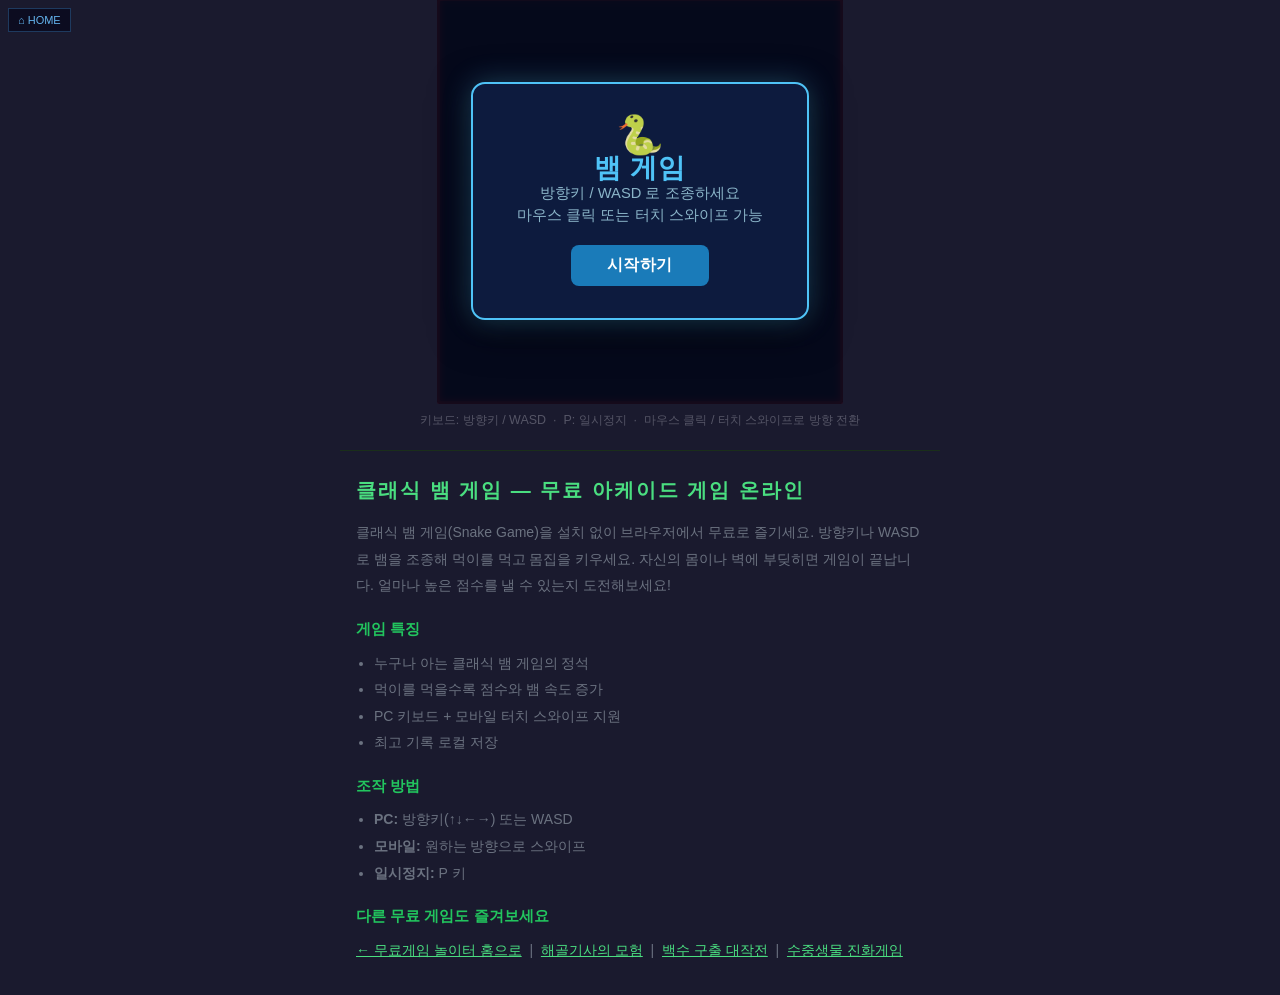
<file: games/snake/index.html>
<!DOCTYPE html>
<html lang="ko">
<head>
  <meta charset="UTF-8">
  <meta name="viewport" content="width=device-width, initial-scale=1.0, maximum-scale=1.0, user-scalable=no">
  <title>클래식 뱀 게임 - 무료게임 놀이터</title>
  <meta name="description" content="누구나 아는 뱀 게임의 정석! 방향키로 뱀을 조종해 먹이를 먹고 몸집을 키우며 최고 점수에 도전하는 무료 아케이드 게임.">
  <meta name="robots" content="index, follow">
<link rel="canonical" href="https://game-vhy.pages.dev/games/snake/index.html">
  <meta property="og:type" content="website">
  <meta property="og:title" content="클래식 뱀 게임 - 무료게임 놀이터">
  <meta property="og:description" content="누구나 아는 뱀 게임의 정석! 방향키로 뱀을 조종해 먹이를 먹고 최고 점수에 도전하세요.">
  <meta property="og:url" content="https://game-vhy.pages.dev/games/snake/index.html">
  <meta property="og:locale" content="ko_KR">
  <script type="application/ld+json">
  {
    "@context": "https://schema.org",
    "@graph": [
      {
        "@type": "VideoGame",
        "name": "클래식 뱀 게임",
        "description": "방향키로 뱀을 조종해 먹이를 먹고 몸집을 키우며 최고 점수에 도전하는 클래식 아케이드 게임.",
        "url": "https://game-vhy.pages.dev/games/snake/index.html",
        "genre": ["Arcade", "Casual"],
        "gamePlatform": "Web Browser",
        "inLanguage": "ko",
        "isAccessibleForFree": true,
        "publisher": {
          "@type": "Organization",
          "name": "무료게임 놀이터",
          "url": "https://game-vhy.pages.dev/"
        }
      },
      {
        "@type": "BreadcrumbList",
        "itemListElement": [
          {"@type": "ListItem", "position": 1, "name": "홈", "item": "https://game-vhy.pages.dev/"},
          {"@type": "ListItem", "position": 2, "name": "클래식 뱀 게임", "item": "https://game-vhy.pages.dev/games/snake/index.html"}
        ]
      },
      {
        "@type": "FAQPage",
        "mainEntity": [
          {
            "@type": "Question",
            "name": "뱀 게임은 무료인가요?",
            "acceptedAnswer": {"@type": "Answer", "text": "네, 완전 무료입니다. 설치나 회원가입 없이 브라우저에서 바로 플레이할 수 있습니다."}
          },
          {
            "@type": "Question",
            "name": "스마트폰에서도 뱀 게임을 할 수 있나요?",
            "acceptedAnswer": {"@type": "Answer", "text": "네. 스마트폰에서는 원하는 방향으로 스와이프하면 뱀이 그 방향으로 이동합니다."}
          }
        ]
      }
    ]
  }
  </script>
  <!-- Google tag (gtag.js) -->
  <script async src="https://www.googletagmanager.com/gtag/js?id=G-99PTTPMZ02"></script>
  <script>
    window.dataLayer = window.dataLayer || [];
    function gtag(){dataLayer.push(arguments);}
    gtag('js', new Date());
    gtag('config', 'G-99PTTPMZ02');
  </script>
  <!-- Microsoft Clarity -->
  <script type="text/javascript">
    (function(c,l,a,r,i,t,y){
        c[a]=c[a]||function(){(c[a].q=c[a].q||[]).push(arguments)};
        t=l.createElement(r);t.async=1;t.src="https://www.clarity.ms/tag/"+i;
        y=l.getElementsByTagName(r)[0];y.parentNode.insertBefore(t,y);
    })(window, document, "clarity", "script", "vz4x98danc");
  </script>
  <meta name="google-adsense-account" content="ca-pub-4257571340496419">
  <script async src="https://pagead2.googlesyndication.com/pagead/js/adsbygoogle.js?client=ca-pub-4257571340496419" crossorigin="anonymous"></script>
  <style>
    * { margin: 0; padding: 0; box-sizing: border-box; }
    body {
      background: #1a1a2e;
      display: flex;
      flex-direction: column;
      align-items: center;
      justify-content: center;
      height: 100vh;
      font-family: 'Segoe UI', sans-serif;
      color: #eee;
    }
    h1 { font-size: 2rem; margin-bottom: 12px; letter-spacing: 2px; color: #e94560; }
    #score-board {
      display: flex;
      gap: 40px;
      margin-bottom: 16px;
      font-size: 1rem;
    }
    #score-board span { color: #a8dadc; font-weight: bold; }

    /* 캔버스 래퍼 */
    #game-wrap {
      position: relative;
      line-height: 0;
    }
    canvas {
      border: 3px solid #e94560;
      border-radius: 4px;
      background: #0f3460;
      display: block;
      touch-action: none;
    }

    /* 오버레이 배경 */
    #overlay {
      display: none;
      position: absolute;
      inset: 0;
      flex-direction: column;
      align-items: center;
      justify-content: center;
      background: rgba(5, 5, 20, 0.90);
      backdrop-filter: blur(3px);
      border-radius: 2px;
    }
    #overlay.show { display: flex; }

    /* 카드 공통 */
    #overlay-card {
      background: #0d1b3e;
      border-radius: 14px;
      padding: 32px 44px;
      text-align: center;
      display: flex;
      flex-direction: column;
      align-items: center;
      gap: 14px;
      border: 2px solid #4fc3f7;
      box-shadow: 0 0 28px rgba(79,195,247,0.30), 0 10px 40px rgba(0,0,0,0.7);
      min-width: 220px;
    }
    /* 상태별 카드 테두리·글로우 */
    #overlay.idle    #overlay-card { border-color: #4fc3f7; box-shadow: 0 0 28px rgba(79,195,247,0.30), 0 10px 40px rgba(0,0,0,0.7); }
    #overlay.gameover #overlay-card { border-color: #e94560; box-shadow: 0 0 28px rgba(233,69,96,0.45), 0 10px 40px rgba(0,0,0,0.7); }
    #overlay.paused  #overlay-card { border-color: #ffd700; box-shadow: 0 0 28px rgba(255,215,0,0.30), 0 10px 40px rgba(0,0,0,0.7); }

    /* 아이콘 */
    #overlay-icon { font-size: 2.4rem; line-height: 1; }

    /* 제목 */
    #overlay-title { font-size: 1.7rem; font-weight: 700; letter-spacing: 1px; }
    #overlay.idle    #overlay-title { color: #4fc3f7; }
    #overlay.gameover #overlay-title { color: #e94560; }
    #overlay.paused  #overlay-title { color: #ffd700; }

    /* 서브 메시지 */
    #overlay-msg { color: #8ab4c8; font-size: 0.92rem; line-height: 1.5; }

    /* 게임오버 점수 강조 */
    #overlay-score { font-size: 1.4rem; font-weight: 700; color: #fff; }
    #overlay-score.hidden { display: none; }

    /* 버튼 */
    #start-btn {
      padding: 10px 36px;
      font-size: 1rem;
      border: none;
      border-radius: 8px;
      cursor: pointer;
      font-weight: 600;
      letter-spacing: 0.5px;
      color: #fff;
      margin-top: 4px;
      transition: filter 0.15s, transform 0.1s;
    }
    #start-btn:active { transform: scale(0.97); }
    #overlay.idle    #start-btn { background: #1a7bb9; }
    #overlay.idle    #start-btn:hover { filter: brightness(1.2); }
    #overlay.gameover #start-btn { background: #c0283f; }
    #overlay.gameover #start-btn:hover { filter: brightness(1.2); }
    #overlay.paused  #start-btn { background: #b8960a; }
    #overlay.paused  #start-btn:hover { filter: brightness(1.2); }

    /* 캔버스 바로 아래 조작 안내 */
    #controls {
      margin-top: 10px;
      font-size: 0.78rem;
      color: #556;
      text-align: center;
      line-height: 1;
    }

    @media (pointer: coarse), (max-width: 600px) {
      body { height: auto; min-height: 100vh; padding: 16px 0 24px; overflow-y: auto; }
      h1 { font-size: 1.5rem; margin-bottom: 8px; }
      canvas {
        width: min(88vw, 400px);
        height: min(88vw, 400px);
      }
      #overlay-card { padding: 24px 28px; }
    }
  </style>
</head>
<body>
<a href="../../index.html" style="position:fixed;top:8px;left:8px;z-index:9999;background:rgba(10,10,30,0.82);border:1px solid #1e3a5f;color:#63b3ed;font-size:11px;padding:5px 9px;text-decoration:none;white-space:nowrap;transition:background 0.15s;" onmouseover="this.style.background='rgba(15,30,60,0.95)'" onmouseout="this.style.background='rgba(10,10,30,0.82)'">⌂ HOME</a>
  <h1>🐍 뱀 게임</h1>
  <div id="score-board">
    <div>점수: <span id="score">0</span></div>
    <div>최고 점수: <span id="high-score">0</span></div>
  </div>
  <div id="game-wrap">
    <canvas id="game" width="400" height="400"></canvas>
    <div id="overlay" class="show idle">
      <div id="overlay-card">
        <div id="overlay-icon">🐍</div>
        <h2 id="overlay-title">뱀 게임</h2>
        <p id="overlay-msg">방향키 / WASD 로 조종하세요<br>마우스 클릭 또는 터치 스와이프 가능</p>
        <div id="overlay-score" class="hidden"></div>
        <button id="start-btn">시작하기</button>
      </div>
    </div>
  </div>
  <div id="controls">키보드: 방향키 / WASD &nbsp;·&nbsp; P: 일시정지 &nbsp;·&nbsp; 마우스 클릭 / 터치 스와이프로 방향 전환</div>

  <script>
    const canvas = document.getElementById('game');
    const ctx = canvas.getContext('2d');
    const CELL = 20;
    const COLS = canvas.width / CELL;
    const ROWS = canvas.height / CELL;

    let snake, dir, nextDir, food, score, highScore = 0, gameLoop, state = 'idle';

    const overlay      = document.getElementById('overlay');
    const overlayIcon  = document.getElementById('overlay-icon');
    const overlayTitle = document.getElementById('overlay-title');
    const overlayMsg   = document.getElementById('overlay-msg');
    const overlayScore = document.getElementById('overlay-score');
    const startBtn     = document.getElementById('start-btn');
    const scoreEl      = document.getElementById('score');
    const highScoreEl  = document.getElementById('high-score');
    const gameWrap     = document.getElementById('game-wrap');

    // ── 초기화 ──────────────────────────────────────────────
    function init() {
      snake   = [ { x: 10, y: 10 }, { x: 9, y: 10 }, { x: 8, y: 10 } ];
      dir     = { x: 1, y: 0 };
      nextDir = { x: 1, y: 0 };
      score   = 0;
      scoreEl.textContent = 0;
      placeFood();
    }

    function placeFood() {
      let pos;
      do {
        pos = { x: Math.floor(Math.random() * COLS), y: Math.floor(Math.random() * ROWS) };
      } while (snake.some(s => s.x === pos.x && s.y === pos.y));
      food = pos;
    }

    // ── 게임 루프 ────────────────────────────────────────────
    function step() {
      dir = nextDir;
      const head = { x: snake[0].x + dir.x, y: snake[0].y + dir.y };
      if (head.x < 0 || head.x >= COLS || head.y < 0 || head.y >= ROWS) { endGame(); return; }
      if (snake.some(s => s.x === head.x && s.y === head.y))             { endGame(); return; }
      snake.unshift(head);
      if (head.x === food.x && head.y === food.y) {
        score++;
        scoreEl.textContent = score;
        if (score > highScore) { highScore = score; highScoreEl.textContent = highScore; }
        placeFood();
      } else { snake.pop(); }
      draw();
    }

    // ── 렌더링 ──────────────────────────────────────────────
    function draw() {
      ctx.clearRect(0, 0, canvas.width, canvas.height);
      // 격자
      ctx.strokeStyle = 'rgba(255,255,255,0.03)';
      for (let x = 0; x < COLS; x++)
        for (let y = 0; y < ROWS; y++)
          ctx.strokeRect(x * CELL, y * CELL, CELL, CELL);
      if (!food || !snake) return;
      // 먹이
      ctx.fillStyle = '#e94560';
      ctx.beginPath();
      ctx.arc(food.x * CELL + CELL / 2, food.y * CELL + CELL / 2, CELL / 2 - 2, 0, Math.PI * 2);
      ctx.fill();
      // 뱀
      snake.forEach((seg, i) => {
        const ratio = 1 - i / snake.length;
        ctx.fillStyle = `hsl(${140 + i * 2}, 70%, ${35 + ratio * 25}%)`;
        ctx.beginPath();
        ctx.roundRect(seg.x * CELL + 1, seg.y * CELL + 1, CELL - 2, CELL - 2, 4);
        ctx.fill();
      });
    }

    // ── 오버레이 표시 ────────────────────────────────────────
    const STATE_META = {
      idle:     { cls: 'idle',     icon: '🐍', title: '뱀 게임',   msg: '방향키 / WASD 로 조종하세요\n마우스 클릭 또는 터치 스와이프 가능', btn: '시작하기',  showScore: false },
      gameover: { cls: 'gameover', icon: '💀', title: '게임 오버', msg: '다시 도전해보세요!',                                              btn: '다시 시작', showScore: true  },
      paused:   { cls: 'paused',   icon: '⏸',  title: '일시정지', msg: 'P 를 눌러 계속하기',                                              btn: '계속하기',  showScore: false },
    };

    function showOverlay(type) {
      const m = STATE_META[type];
      overlay.className = 'show ' + m.cls;
      overlayIcon.textContent  = m.icon;
      overlayTitle.textContent = m.title;
      overlayMsg.innerHTML     = m.msg.replace('\n', '<br>');
      startBtn.textContent     = m.btn;
      if (m.showScore) {
        overlayScore.textContent = `점수  ${score}`;
        overlayScore.classList.remove('hidden');
      } else {
        overlayScore.classList.add('hidden');
      }
    }

    function hideOverlay() {
      overlay.classList.remove('show');
    }

    // ── 상태 전환 ────────────────────────────────────────────
    function startGame() {
      init();
      state = 'playing';
      hideOverlay();
      clearInterval(gameLoop);
      gameLoop = setInterval(step, 120);
      draw();
    }

    function endGame() {
      clearInterval(gameLoop);
      state = 'gameover';
      showOverlay('gameover');
    }

    function togglePause() {
      if (state === 'playing') {
        clearInterval(gameLoop);
        state = 'paused';
        showOverlay('paused');
      } else if (state === 'paused') {
        state = 'playing';
        hideOverlay();
        gameLoop = setInterval(step, 120);
      }
    }

    // ── 방향 적용 ─────────────────────────────────────────────
    function applyDir(nd) {
      if (!nd || (nd.x === -dir.x && nd.y === -dir.y)) return;
      nextDir = nd;
    }

    // 마우스/터치 클릭: 방향 즉시 반영 (interval 리셋으로 빠른 반응)
    function applyDirImmediate(nd) {
      if (!nd || (nd.x === -dir.x && nd.y === -dir.y)) return;
      nextDir = nd;
      clearInterval(gameLoop);
      step();
      if (state === 'playing') {
        gameLoop = setInterval(step, 120);
      }
    }

    // ── 키보드 ──────────────────────────────────────────────
    document.addEventListener('keydown', e => {
      const map = {
        ArrowUp: {x:0,y:-1}, ArrowDown: {x:0,y:1}, ArrowLeft: {x:-1,y:0}, ArrowRight: {x:1,y:0},
        w: {x:0,y:-1}, s: {x:0,y:1}, a: {x:-1,y:0}, d: {x:1,y:0},
        W: {x:0,y:-1}, S: {x:0,y:1}, A: {x:-1,y:0}, D: {x:1,y:0}
      };
      if (e.key.toLowerCase() === 'p') { if (state === 'playing' || state === 'paused') togglePause(); return; }
      if (['ArrowUp','ArrowDown','ArrowLeft','ArrowRight'].includes(e.key)) e.preventDefault();
      if (state === 'idle' || state === 'gameover') { startGame(); return; }
      const nd = map[e.key];
      if (nd) applyDir(nd);
    });

    startBtn.addEventListener('click', startGame);

    // ── 마우스 클릭 (즉시 반응) ──────────────────────────────
    gameWrap.addEventListener('click', e => {
      if (e.target === startBtn) return;
      if (state === 'idle' || state === 'gameover') { startGame(); return; }
      if (state !== 'playing') return;
      const rect  = canvas.getBoundingClientRect();
      const scaleX = canvas.width  / rect.width;
      const scaleY = canvas.height / rect.height;
      const cx = (e.clientX - rect.left) * scaleX;
      const cy = (e.clientY - rect.top)  * scaleY;
      const hx = snake[0].x * CELL + CELL / 2;
      const hy = snake[0].y * CELL + CELL / 2;
      const dx = cx - hx, dy = cy - hy;
      if (dx === 0 && dy === 0) return;
      applyDirImmediate(Math.abs(dx) > Math.abs(dy)
        ? (dx > 0 ? {x:1,y:0} : {x:-1,y:0})
        : (dy > 0 ? {x:0,y:1} : {x:0,y:-1}));
    });

    // ── 터치 스와이프 ────────────────────────────────────────
    let tsX = 0, tsY = 0;
    gameWrap.addEventListener('touchstart', e => {
      tsX = e.touches[0].clientX;
      tsY = e.touches[0].clientY;
      e.preventDefault();
      if (state === 'idle' || state === 'gameover') startGame();
    }, { passive: false });

    gameWrap.addEventListener('touchend', e => {
      if (state !== 'playing') return;
      const dx = e.changedTouches[0].clientX - tsX;
      const dy = e.changedTouches[0].clientY - tsY;
      if (Math.abs(dx) < 20 && Math.abs(dy) < 20) return;
      applyDirImmediate(Math.abs(dx) > Math.abs(dy)
        ? (dx > 0 ? {x:1,y:0} : {x:-1,y:0})
        : (dy > 0 ? {x:0,y:1} : {x:0,y:-1}));
    }, { passive: false });

    // ── 초기 렌더 ────────────────────────────────────────────
    showOverlay('idle');
    draw();
  </script>

<section style="max-width:600px;margin:24px auto 0;padding:20px 16px 32px;color:#6b7280;font-family:sans-serif;font-size:14px;line-height:1.9;border-top:1px solid #1a2e1a;">
  <h1 style="color:#4ade80;font-size:20px;margin-bottom:10px;">클래식 뱀 게임 — 무료 아케이드 게임 온라인</h1>
  <p>클래식 뱀 게임(Snake Game)을 설치 없이 브라우저에서 무료로 즐기세요. 방향키나 WASD로 뱀을 조종해 먹이를 먹고 몸집을 키우세요. 자신의 몸이나 벽에 부딪히면 게임이 끝납니다. 얼마나 높은 점수를 낼 수 있는지 도전해보세요!</p>
  <h2 style="color:#22c55e;font-size:15px;margin:16px 0 6px;">게임 특징</h2>
  <ul style="padding-left:18px;margin:0 0 12px;">
    <li>누구나 아는 클래식 뱀 게임의 정석</li>
    <li>먹이를 먹을수록 점수와 뱀 속도 증가</li>
    <li>PC 키보드 + 모바일 터치 스와이프 지원</li>
    <li>최고 기록 로컬 저장</li>
  </ul>
  <h2 style="color:#22c55e;font-size:15px;margin:16px 0 6px;">조작 방법</h2>
  <ul style="padding-left:18px;margin:0 0 12px;">
    <li><strong>PC:</strong> 방향키(↑↓←→) 또는 WASD</li>
    <li><strong>모바일:</strong> 원하는 방향으로 스와이프</li>
    <li><strong>일시정지:</strong> P 키</li>
  </ul>
  <h2 style="color:#22c55e;font-size:15px;margin:16px 0 6px;">다른 무료 게임도 즐겨보세요</h2>
  <p><a href="../../index.html" style="color:#4ade80;">← 무료게임 놀이터 홈으로</a> &nbsp;|&nbsp;
     <a href="../skull-knight/index.html" style="color:#4ade80;">해골기사의 모험</a> &nbsp;|&nbsp;
     <a href="../baksoo-game/index.html" style="color:#4ade80;">백수 구출 대작전</a> &nbsp;|&nbsp;
     <a href="../aqua-evolution/index.html" style="color:#4ade80;">수중생물 진화게임</a></p>
</section>
</body>
</html>
</file>
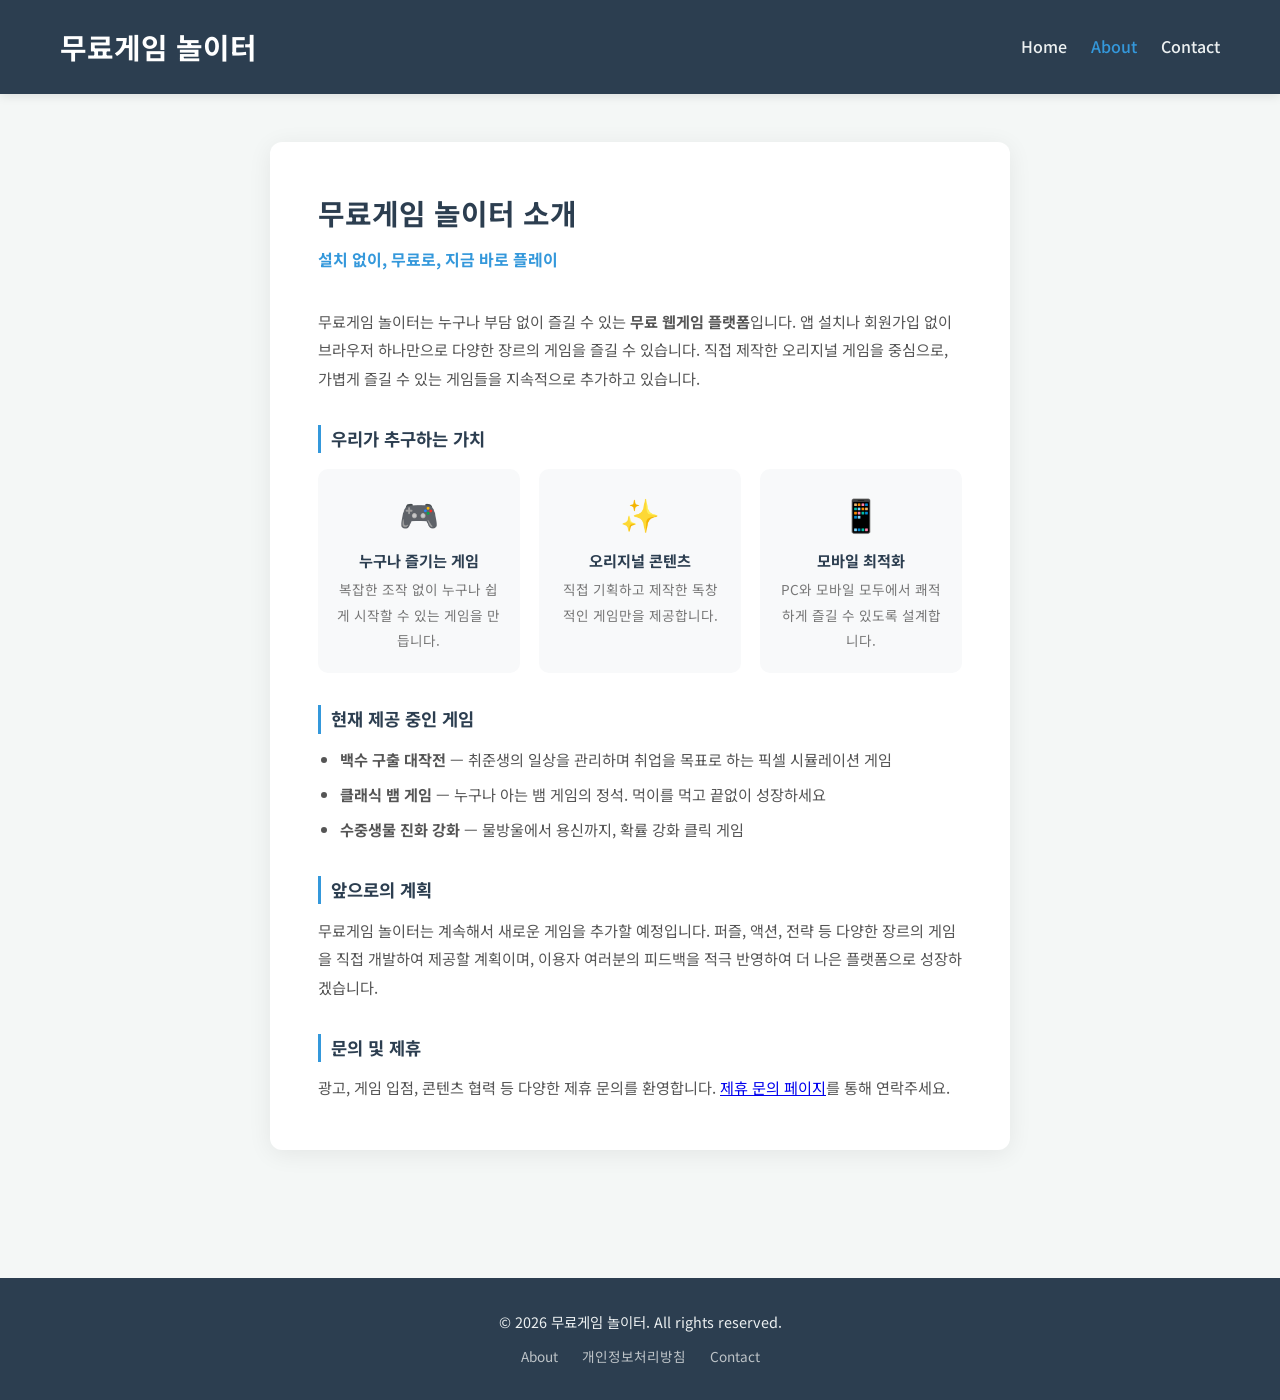
<file: about.html>
<!DOCTYPE html>
<html lang="ko">
<head>
    <meta charset="UTF-8">
    <meta name="viewport" content="width=device-width, initial-scale=1.0">
    <title>무료게임 놀이터 소개 — 설치없는 무료 웹게임 플랫폼</title>
    <meta name="description" content="무료게임 놀이터는 설치·회원가입 없이 브라우저에서 바로 즐기는 무료 웹게임 플랫폼입니다. 직접 제작한 오리지널 게임을 PC·모바일 모두에서 완전 무료로 즐기세요.">
    <meta name="keywords" content="무료게임 놀이터, 무료게임, 웹게임 플랫폼, 브라우저게임, 오리지널게임, 온라인게임, 설치없는게임">
    <meta name="robots" content="index, follow">
    <link rel="canonical" href="https://game-vhy.pages.dev/about.html">
    <meta property="og:type" content="website">
    <meta property="og:title" content="무료게임 놀이터 소개 - 무료 웹게임 플랫폼">
    <meta property="og:description" content="설치 없이 브라우저에서 바로 즐기는 무료 웹게임 플랫폼. 직접 제작한 오리지널 게임을 지금 플레이하세요.">
    <meta property="og:url" content="https://game-vhy.pages.dev/about.html">
    <meta property="og:locale" content="ko_KR">
    <script type="application/ld+json">
    {
      "@context": "https://schema.org",
      "@graph": [
        {
          "@type": "Organization",
          "name": "무료게임 놀이터",
          "url": "https://game-vhy.pages.dev/",
          "description": "설치 없이 브라우저에서 바로 즐기는 무료 웹게임 플랫폼. 오리지널 게임을 PC·모바일에서 무료로 플레이하세요."
        },
        {
          "@type": "BreadcrumbList",
          "itemListElement": [
            {"@type": "ListItem", "position": 1, "name": "홈", "item": "https://game-vhy.pages.dev/"},
            {"@type": "ListItem", "position": 2, "name": "About", "item": "https://game-vhy.pages.dev/about.html"}
          ]
        }
      ]
    }
    </script>
    <link rel="stylesheet" href="style.css">
    <link href="https://fonts.googleapis.com/css2?family=Noto+Sans+KR:wght@400;700&display=swap" rel="stylesheet">
    <!-- Google tag (gtag.js) -->
    <script async src="https://www.googletagmanager.com/gtag/js?id=G-99PTTPMZ02"></script>
    <script>
      window.dataLayer = window.dataLayer || [];
      function gtag(){dataLayer.push(arguments);}
      gtag('js', new Date());
      gtag('config', 'G-99PTTPMZ02');
    </script>
    <!-- Microsoft Clarity -->
    <script type="text/javascript">
      (function(c,l,a,r,i,t,y){
          c[a]=c[a]||function(){(c[a].q=c[a].q||[]).push(arguments)};
          t=l.createElement(r);t.async=1;t.src="https://www.clarity.ms/tag/"+i;
          y=l.getElementsByTagName(r)[0];y.parentNode.insertBefore(t,y);
      })(window, document, "clarity", "script", "vz4x98danc");
    </script>
    <meta name="google-adsense-account" content="ca-pub-4257571340496419">
    <script async src="https://pagead2.googlesyndication.com/pagead/js/adsbygoogle.js?client=ca-pub-4257571340496419" crossorigin="anonymous"></script>
    <style>
        .about-wrapper {
            max-width: 780px;
            margin: 3rem auto;
            padding: 0 20px 5rem;
        }
        .about-card {
            background: #fff;
            border-radius: 12px;
            box-shadow: 0 4px 24px rgba(0,0,0,0.07);
            padding: 3rem;
        }
        .about-card h1 {
            font-size: 1.8rem;
            color: #2c3e50;
            margin-bottom: 0.5rem;
        }
        .about-card .tagline {
            font-size: 1rem;
            color: #3498db;
            margin-bottom: 2rem;
            font-weight: 700;
        }
        .about-card h2 {
            font-size: 1.1rem;
            color: #2c3e50;
            margin: 2rem 0 0.7rem;
            padding-left: 10px;
            border-left: 3px solid #3498db;
        }
        .about-card p, .about-card li {
            font-size: 0.95rem;
            color: #555;
            line-height: 1.9;
        }
        .about-card ul {
            padding-left: 1.4rem;
            margin-top: 0.4rem;
        }
        .about-card ul li {
            margin-bottom: 0.4rem;
        }
        .value-grid {
            display: grid;
            grid-template-columns: repeat(auto-fit, minmax(200px, 1fr));
            gap: 1.2rem;
            margin-top: 1rem;
        }
        .value-item {
            background: #f8f9fa;
            border-radius: 10px;
            padding: 1.2rem;
            text-align: center;
        }
        .value-item .icon {
            font-size: 2rem;
            margin-bottom: 0.5rem;
        }
        .value-item strong {
            display: block;
            color: #2c3e50;
            margin-bottom: 0.3rem;
            font-size: 0.95rem;
        }
        .value-item p {
            font-size: 0.85rem;
            color: #777;
            margin: 0;
        }
        @media (max-width: 600px) {
            .about-card { padding: 1.5rem; }
        }
    </style>
</head>
<body>
    <header class="header">
        <div class="container header-container">
            <h1 class="logo">무료게임 놀이터</h1>
            <nav class="nav">
                <ul>
                    <li><a href="index.html">Home</a></li>
                    <li><a href="about.html" style="color:#3498db;">About</a></li>
                    <li><a href="contact.html">Contact</a></li>
                </ul>
            </nav>
        </div>
    </header>

    <div class="about-wrapper">
        <div class="about-card">
            <h1>무료게임 놀이터 소개</h1>
            <p class="tagline">설치 없이, 무료로, 지금 바로 플레이</p>

            <p>무료게임 놀이터는 누구나 부담 없이 즐길 수 있는 <strong>무료 웹게임 플랫폼</strong>입니다. 앱 설치나 회원가입 없이 브라우저 하나만으로 다양한 장르의 게임을 즐길 수 있습니다. 직접 제작한 오리지널 게임을 중심으로, 가볍게 즐길 수 있는 게임들을 지속적으로 추가하고 있습니다.</p>

            <h2>우리가 추구하는 가치</h2>
            <div class="value-grid">
                <div class="value-item">
                    <div class="icon">🎮</div>
                    <strong>누구나 즐기는 게임</strong>
                    <p>복잡한 조작 없이 누구나 쉽게 시작할 수 있는 게임을 만듭니다.</p>
                </div>
                <div class="value-item">
                    <div class="icon">✨</div>
                    <strong>오리지널 콘텐츠</strong>
                    <p>직접 기획하고 제작한 독창적인 게임만을 제공합니다.</p>
                </div>
                <div class="value-item">
                    <div class="icon">📱</div>
                    <strong>모바일 최적화</strong>
                    <p>PC와 모바일 모두에서 쾌적하게 즐길 수 있도록 설계합니다.</p>
                </div>
            </div>

            <h2>현재 제공 중인 게임</h2>
            <ul>
                <li><strong>백수 구출 대작전</strong> — 취준생의 일상을 관리하며 취업을 목표로 하는 픽셀 시뮬레이션 게임</li>
                <li><strong>클래식 뱀 게임</strong> — 누구나 아는 뱀 게임의 정석. 먹이를 먹고 끝없이 성장하세요</li>
                <li><strong>수중생물 진화 강화</strong> — 물방울에서 용신까지, 확률 강화 클릭 게임</li>
            </ul>

            <h2>앞으로의 계획</h2>
            <p>무료게임 놀이터는 계속해서 새로운 게임을 추가할 예정입니다. 퍼즐, 액션, 전략 등 다양한 장르의 게임을 직접 개발하여 제공할 계획이며, 이용자 여러분의 피드백을 적극 반영하여 더 나은 플랫폼으로 성장하겠습니다.</p>

            <h2>문의 및 제휴</h2>
            <p>광고, 게임 입점, 콘텐츠 협력 등 다양한 제휴 문의를 환영합니다. <a href="contact.html">제휴 문의 페이지</a>를 통해 연락주세요.</p>
        </div>
    </div>

    <footer class="footer">
        <div class="container footer-container">
            <p>&copy; 2026 무료게임 놀이터. All rights reserved.</p>
            <div class="footer-links">
                <a href="about.html">About</a>
                <a href="privacy.html">개인정보처리방침</a>
                <a href="contact.html">Contact</a>
            </div>
        </div>
    </footer>
</body>
</html>
</file>
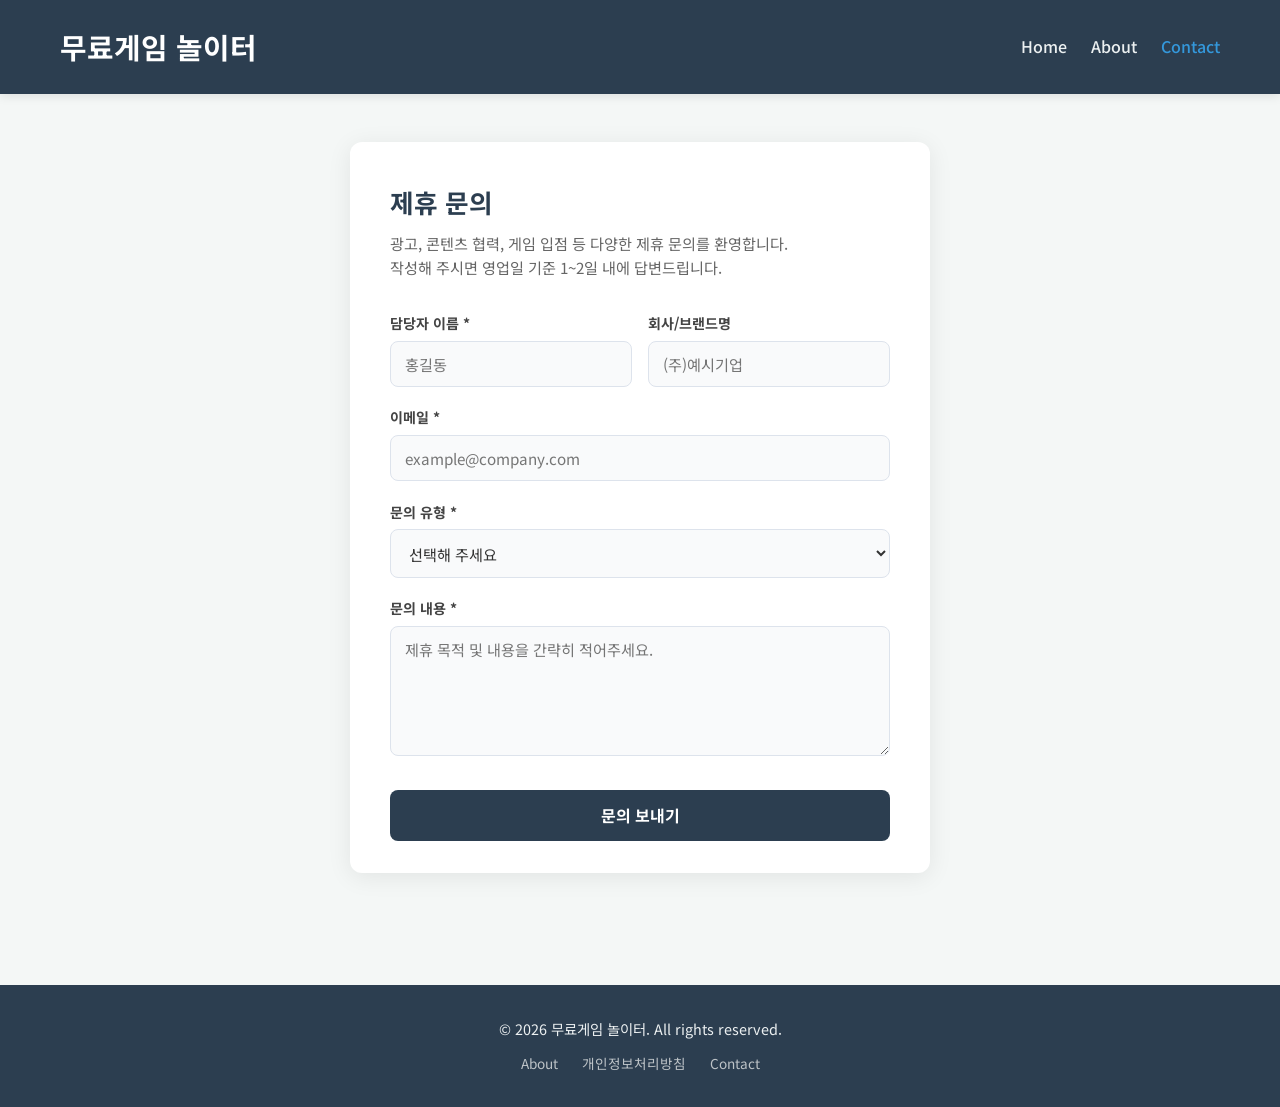
<file: contact.html>
<!DOCTYPE html>
<html lang="ko">
<head>
    <meta charset="UTF-8">
    <meta name="viewport" content="width=device-width, initial-scale=1.0">
    <title>제휴 문의 - 무료게임 놀이터</title>
    <meta name="robots" content="index, follow">
    <link rel="stylesheet" href="style.css">
    <link href="https://fonts.googleapis.com/css2?family=Noto+Sans+KR:wght@400;700&display=swap" rel="stylesheet">
    <meta name="description" content="무료게임 놀이터 제휴 및 문의 페이지입니다. 광고 문의, 게임 입점, 콘텐츠 협력 등 다양한 제휴를 환영합니다.">
    <meta name="keywords" content="무료게임 놀이터 문의, 웹게임 제휴, 광고 문의, 게임 입점, 콘텐츠 협력">
    <link rel="canonical" href="https://game-vhy.pages.dev/contact.html">
    <meta property="og:type" content="website">
    <meta property="og:title" content="제휴 문의 - 무료게임 놀이터">
    <meta property="og:description" content="광고, 게임 입점, 콘텐츠 협력 등 다양한 제휴 문의를 환영합니다.">
    <meta property="og:url" content="https://game-vhy.pages.dev/contact.html">
    <meta property="og:locale" content="ko_KR">
    <script type="application/ld+json">
    {
      "@context": "https://schema.org",
      "@graph": [
        {
          "@type": "ContactPage",
          "name": "무료게임 놀이터 제휴 문의",
          "url": "https://game-vhy.pages.dev/contact.html",
          "description": "무료게임 놀이터 광고, 게임 입점, 콘텐츠 협력 문의 페이지"
        },
        {
          "@type": "BreadcrumbList",
          "itemListElement": [
            {"@type": "ListItem", "position": 1, "name": "홈", "item": "https://game-vhy.pages.dev/"},
            {"@type": "ListItem", "position": 2, "name": "Contact", "item": "https://game-vhy.pages.dev/contact.html"}
          ]
        }
      ]
    }
    </script>
    <!-- Google tag (gtag.js) -->
    <script async src="https://www.googletagmanager.com/gtag/js?id=G-99PTTPMZ02"></script>
    <script>
      window.dataLayer = window.dataLayer || [];
      function gtag(){dataLayer.push(arguments);}
      gtag('js', new Date());
      gtag('config', 'G-99PTTPMZ02');
    </script>
    <!-- Microsoft Clarity -->
    <script type="text/javascript">
      (function(c,l,a,r,i,t,y){
          c[a]=c[a]||function(){(c[a].q=c[a].q||[]).push(arguments)};
          t=l.createElement(r);t.async=1;t.src="https://www.clarity.ms/tag/"+i;
          y=l.getElementsByTagName(r)[0];y.parentNode.insertBefore(t,y);
      })(window, document, "clarity", "script", "vz4x98danc");
    </script>
    <meta name="google-adsense-account" content="ca-pub-4257571340496419">
    <script async src="https://pagead2.googlesyndication.com/pagead/js/adsbygoogle.js?client=ca-pub-4257571340496419" crossorigin="anonymous"></script>
    <style>
        .contact-wrapper {
            max-width: 620px;
            margin: 3rem auto;
            padding: 0 20px 4rem;
        }

        .contact-card {
            background: #fff;
            border-radius: 12px;
            box-shadow: 0 4px 24px rgba(0,0,0,0.08);
            padding: 2.5rem 2.5rem 2rem;
        }

        .contact-card h2 {
            font-size: 1.6rem;
            font-weight: 700;
            color: #2c3e50;
            margin-bottom: 0.5rem;
        }

        .contact-card .subtitle {
            color: #666;
            font-size: 0.95rem;
            margin-bottom: 2rem;
            line-height: 1.6;
        }

        .form-group {
            margin-bottom: 1.2rem;
        }

        .form-group label {
            display: block;
            font-size: 0.88rem;
            font-weight: 700;
            color: #444;
            margin-bottom: 0.4rem;
        }

        .form-group input,
        .form-group select,
        .form-group textarea {
            width: 100%;
            padding: 0.7rem 0.9rem;
            border: 1.5px solid #dde3ec;
            border-radius: 8px;
            font-family: 'Noto Sans KR', sans-serif;
            font-size: 0.95rem;
            color: #333;
            background: #f9fafb;
            transition: border-color 0.2s, box-shadow 0.2s;
            outline: none;
        }

        .form-group input:focus,
        .form-group select:focus,
        .form-group textarea:focus {
            border-color: #3498db;
            box-shadow: 0 0 0 3px rgba(52,152,219,0.12);
            background: #fff;
        }

        .form-group textarea {
            height: 130px;
            resize: vertical;
        }

        .form-row {
            display: grid;
            grid-template-columns: 1fr 1fr;
            gap: 1rem;
        }

        .submit-btn {
            width: 100%;
            padding: 0.85rem;
            background: #2c3e50;
            color: #fff;
            font-family: 'Noto Sans KR', sans-serif;
            font-size: 1rem;
            font-weight: 700;
            border: none;
            border-radius: 8px;
            cursor: pointer;
            margin-top: 0.5rem;
            transition: background 0.2s, transform 0.1s;
        }

        .submit-btn:hover {
            background: #3498db;
        }

        .submit-btn:active {
            transform: scale(0.98);
        }

        .success-msg {
            display: none;
            text-align: center;
            padding: 2.5rem 1rem;
        }

        .success-msg .icon {
            font-size: 3rem;
            margin-bottom: 0.8rem;
        }

        .success-msg h3 {
            font-size: 1.3rem;
            color: #2c3e50;
            margin-bottom: 0.4rem;
        }

        .success-msg p {
            color: #666;
            font-size: 0.95rem;
        }

        @media (max-width: 500px) {
            .contact-card { padding: 1.5rem 1.2rem; }
            .form-row { grid-template-columns: 1fr; }
        }
    </style>
</head>
<body>
    <header class="header">
        <div class="container header-container">
            <h1 class="logo">무료게임 놀이터</h1>
            <nav class="nav">
                <ul>
                    <li><a href="index.html">Home</a></li>
                    <li><a href="about.html">About</a></li>
                    <li><a href="contact.html" style="color:#3498db;">Contact</a></li>
                </ul>
            </nav>
        </div>
    </header>

    <div class="contact-wrapper">
        <div class="contact-card">
            <!-- 폼 영역 -->
            <div id="form-section">
                <h2>제휴 문의</h2>
                <p class="subtitle">광고, 콘텐츠 협력, 게임 입점 등 다양한 제휴 문의를 환영합니다.<br>작성해 주시면 영업일 기준 1~2일 내에 답변드립니다.</p>

                <form id="contact-form" action="https://formspree.io/f/mdawjqoe" method="POST">
                    <div class="form-row">
                        <div class="form-group">
                            <label for="name">담당자 이름 *</label>
                            <input type="text" id="name" name="name" placeholder="홍길동" required>
                        </div>
                        <div class="form-group">
                            <label for="company">회사/브랜드명</label>
                            <input type="text" id="company" name="company" placeholder="(주)예시기업">
                        </div>
                    </div>

                    <div class="form-group">
                        <label for="email">이메일 *</label>
                        <input type="email" id="email" name="email" placeholder="example@company.com" required>
                    </div>

                    <div class="form-group">
                        <label for="type">문의 유형 *</label>
                        <select id="type" name="inquiry_type" required>
                            <option value="" disabled selected>선택해 주세요</option>
                            <option value="광고">광고 협력</option>
                            <option value="게임입점">게임 입점 제안</option>
                            <option value="콘텐츠">콘텐츠 협력</option>
                            <option value="스폰서십">스폰서십</option>
                            <option value="기타">기타</option>
                        </select>
                    </div>

                    <div class="form-group">
                        <label for="message">문의 내용 *</label>
                        <textarea id="message" name="message" placeholder="제휴 목적 및 내용을 간략히 적어주세요." required></textarea>
                    </div>

                    <!-- Formspree 봇 방지 (hidden) -->
                    <input type="text" name="_gotcha" style="display:none">

                    <button type="submit" class="submit-btn">문의 보내기</button>
                </form>
            </div>

            <!-- 전송 완료 메시지 -->
            <div class="success-msg" id="success-msg">
                <div class="icon">✅</div>
                <h3>문의가 접수되었습니다!</h3>
                <p>빠른 시일 내에 이메일로 답변드리겠습니다.<br>감사합니다.</p>
            </div>
        </div>
    </div>

    <footer class="footer">
        <div class="container footer-container">
            <p>&copy; 2026 무료게임 놀이터. All rights reserved.</p>
            <div class="footer-links">
                <a href="about.html">About</a>
                <a href="privacy.html">개인정보처리방침</a>
                <a href="contact.html">Contact</a>
            </div>
        </div>
    </footer>

    <script>
        const form = document.getElementById('contact-form');
        form.addEventListener('submit', async function(e) {
            e.preventDefault();
            const btn = form.querySelector('.submit-btn');
            btn.textContent = '전송 중...';
            btn.disabled = true;

            try {
                const res = await fetch(form.action, {
                    method: 'POST',
                    body: new FormData(form),
                    headers: { 'Accept': 'application/json' }
                });

                if (res.ok) {
                    document.getElementById('form-section').style.display = 'none';
                    document.getElementById('success-msg').style.display = 'block';
                } else {
                    alert('전송에 실패했습니다. 잠시 후 다시 시도해 주세요.');
                    btn.textContent = '문의 보내기';
                    btn.disabled = false;
                }
            } catch {
                alert('네트워크 오류가 발생했습니다. 잠시 후 다시 시도해 주세요.');
                btn.textContent = '문의 보내기';
                btn.disabled = false;
            }
        });
    </script>
</body>
</html>
</file>
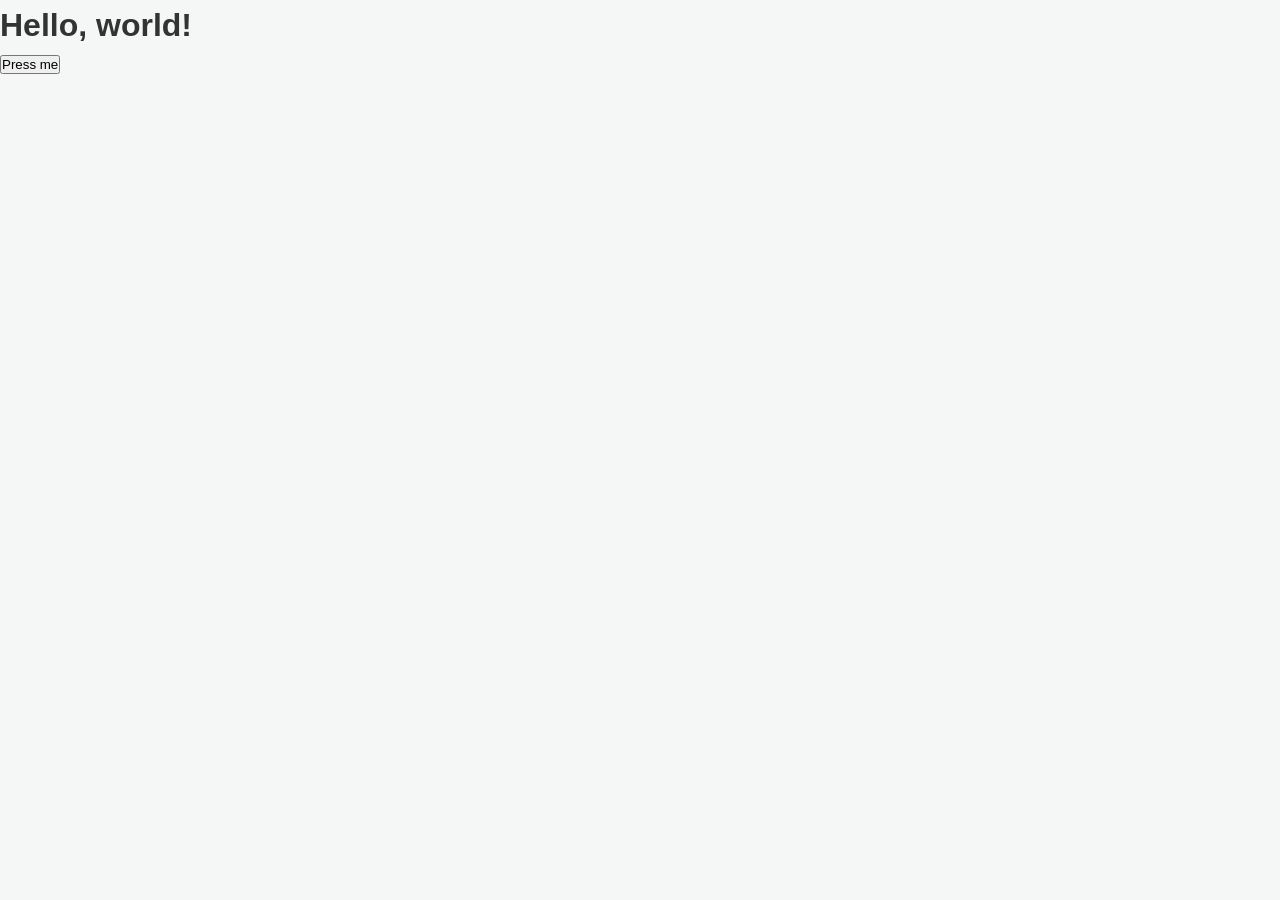
<file: index_old.html>
<!doctype html>
<html lang="en">
<head>
  <meta charset="UTF-8" />
  <meta name="viewport" content="width=device-width, initial-scale=1.0" />
  <title>Hello World</title>
  <link href='/style.css' rel='stylesheet'>
</head>
<body>
  <h1>Hello, world!</h1>
  <button onclick="console.log('hello');">Press me</button>
  <script defer type="text/javascript" src="/main.js"></script>
</body>
</html>
</file>
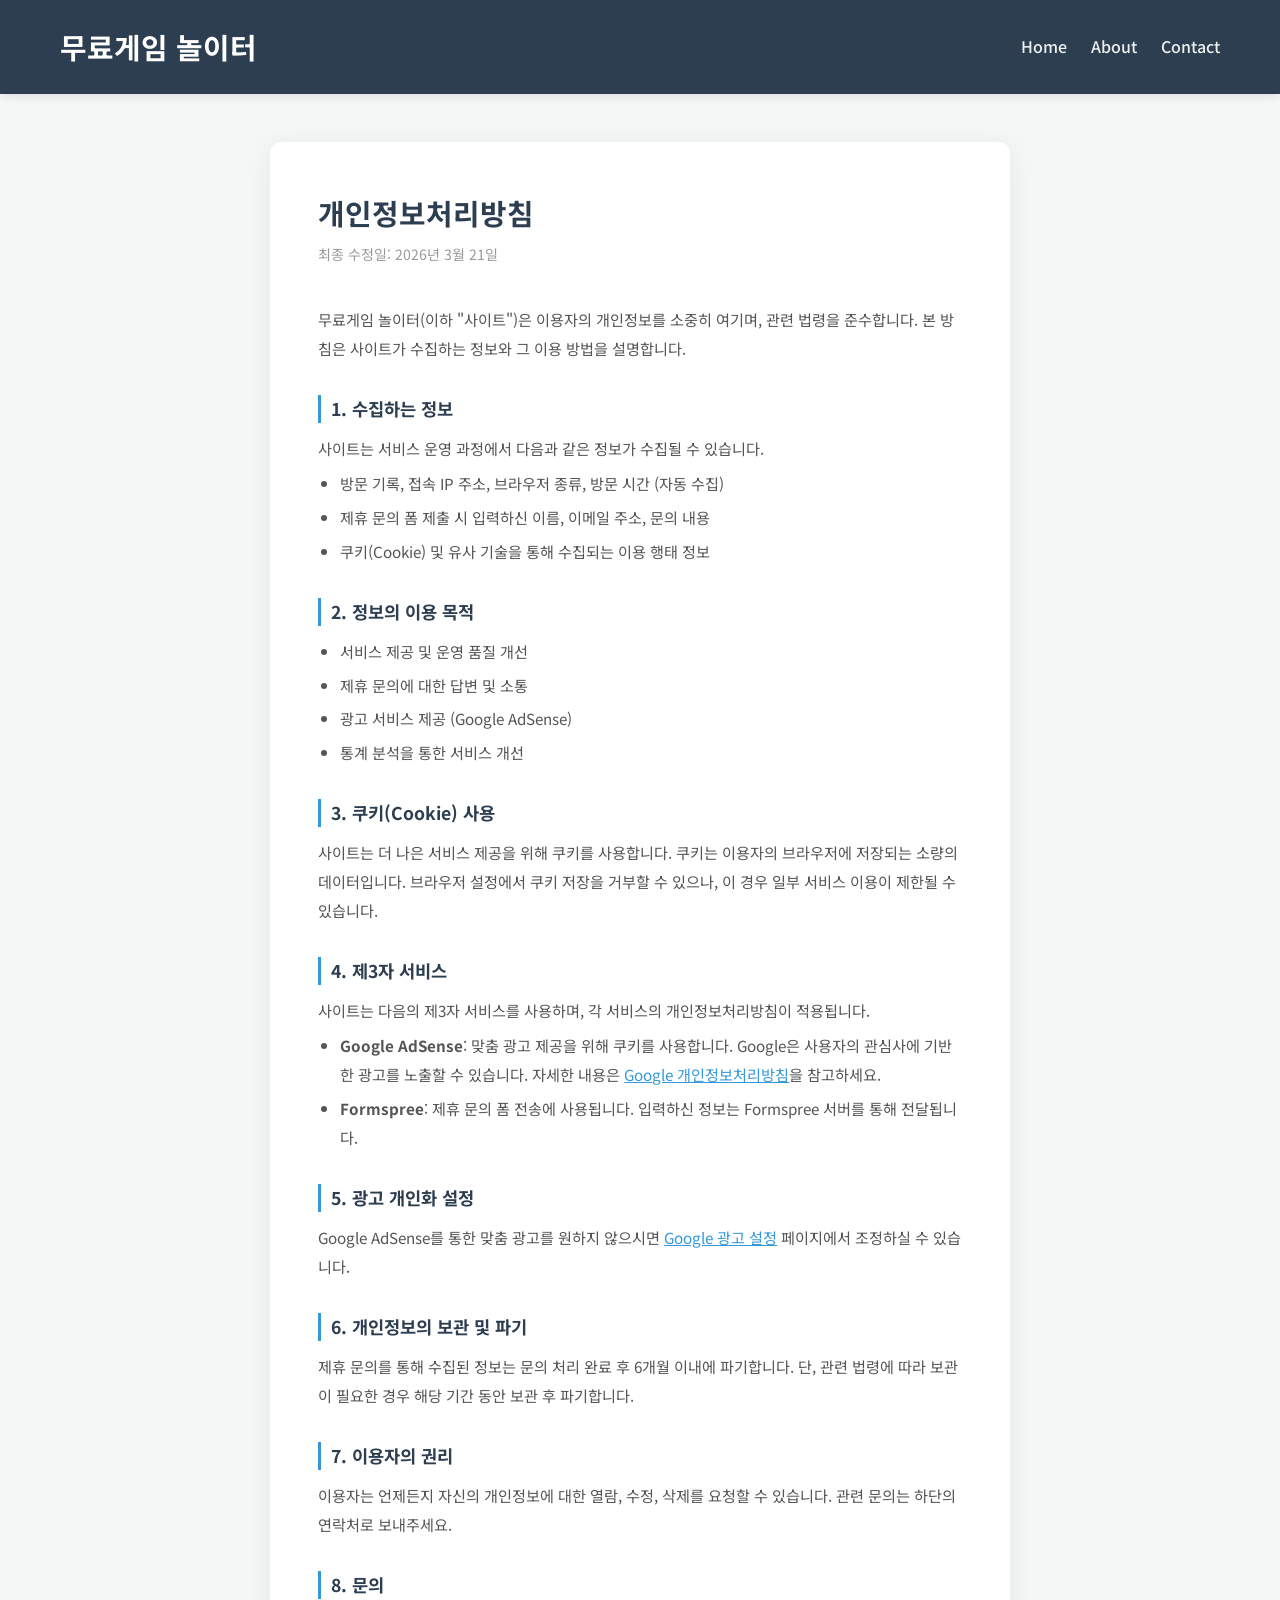
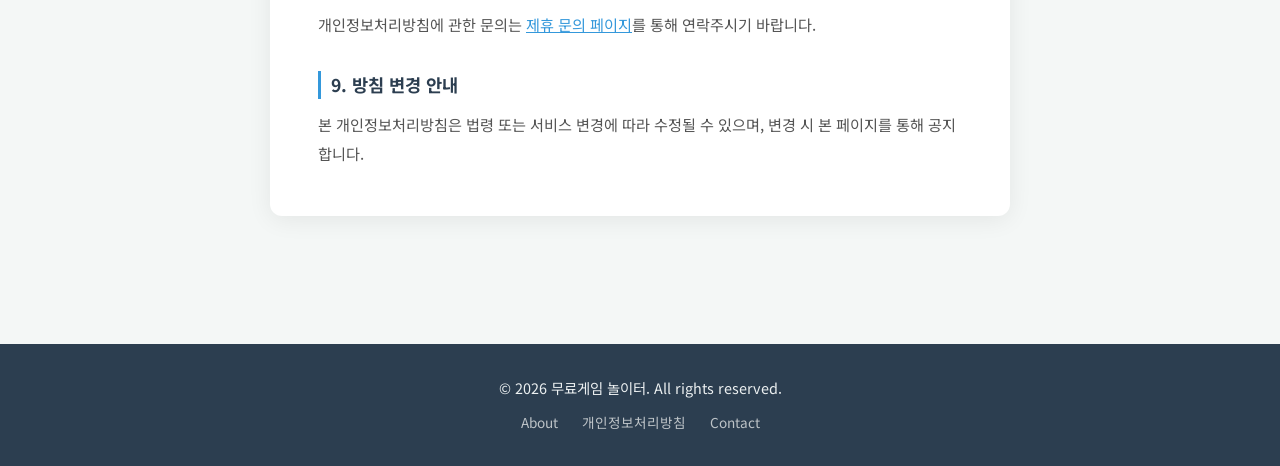
<file: privacy.html>
<!DOCTYPE html>
<html lang="ko">
<head>
    <meta charset="UTF-8">
    <meta name="viewport" content="width=device-width, initial-scale=1.0">
    <title>개인정보처리방침 - 무료게임 놀이터</title>
    <meta name="robots" content="index, follow">
    <meta name="description" content="무료게임 놀이터의 개인정보처리방침입니다. 이용자의 개인정보 수집·이용·보호에 관한 사항을 안내합니다.">
    <meta name="keywords" content="무료게임 놀이터 개인정보처리방침, 개인정보보호, 웹게임 이용약관">
    <link rel="canonical" href="https://game-vhy.pages.dev/privacy.html">
    <script type="application/ld+json">
    {
      "@context": "https://schema.org",
      "@type": "BreadcrumbList",
      "itemListElement": [
        {"@type": "ListItem", "position": 1, "name": "홈", "item": "https://game-vhy.pages.dev/"},
        {"@type": "ListItem", "position": 2, "name": "개인정보처리방침", "item": "https://game-vhy.pages.dev/privacy.html"}
      ]
    }
    </script>
    <meta property="og:type" content="website">
    <meta property="og:title" content="개인정보처리방침 - 무료게임 놀이터">
    <meta property="og:description" content="무료게임 놀이터의 개인정보처리방침입니다. 이용자의 개인정보 수집, 이용, 보호에 관한 사항을 안내합니다.">
    <meta property="og:url" content="https://game-vhy.pages.dev/privacy.html">
    <meta property="og:locale" content="ko_KR">
    <link rel="stylesheet" href="style.css">
    <link href="https://fonts.googleapis.com/css2?family=Noto+Sans+KR:wght@400;700&display=swap" rel="stylesheet">
    <!-- Google tag (gtag.js) -->
    <script async src="https://www.googletagmanager.com/gtag/js?id=G-99PTTPMZ02"></script>
    <script>
      window.dataLayer = window.dataLayer || [];
      function gtag(){dataLayer.push(arguments);}
      gtag('js', new Date());
      gtag('config', 'G-99PTTPMZ02');
    </script>
    <!-- Microsoft Clarity -->
    <script type="text/javascript">
      (function(c,l,a,r,i,t,y){
          c[a]=c[a]||function(){(c[a].q=c[a].q||[]).push(arguments)};
          t=l.createElement(r);t.async=1;t.src="https://www.clarity.ms/tag/"+i;
          y=l.getElementsByTagName(r)[0];y.parentNode.insertBefore(t,y);
      })(window, document, "clarity", "script", "vz4x98danc");
    </script>
    <meta name="google-adsense-account" content="ca-pub-4257571340496419">
    <script async src="https://pagead2.googlesyndication.com/pagead/js/adsbygoogle.js?client=ca-pub-4257571340496419" crossorigin="anonymous"></script>
    <style>
        .policy-wrapper {
            max-width: 780px;
            margin: 3rem auto;
            padding: 0 20px 5rem;
        }
        .policy-card {
            background: #fff;
            border-radius: 12px;
            box-shadow: 0 4px 24px rgba(0,0,0,0.07);
            padding: 3rem;
        }
        .policy-card h1 {
            font-size: 1.8rem;
            color: #2c3e50;
            margin-bottom: 0.4rem;
        }
        .policy-date {
            font-size: 0.88rem;
            color: #999;
            margin-bottom: 2.5rem;
            display: block;
        }
        .policy-card h2 {
            font-size: 1.1rem;
            color: #2c3e50;
            margin: 2rem 0 0.7rem;
            padding-left: 10px;
            border-left: 3px solid #3498db;
        }
        .policy-card p, .policy-card li {
            font-size: 0.95rem;
            color: #555;
            line-height: 1.9;
        }
        .policy-card ul {
            padding-left: 1.4rem;
            margin-top: 0.4rem;
        }
        .policy-card ul li {
            margin-bottom: 0.3rem;
        }
        .policy-card a {
            color: #3498db;
        }
        @media (max-width: 600px) {
            .policy-card { padding: 1.5rem; }
        }
    </style>
</head>
<body>
    <header class="header">
        <div class="container header-container">
            <h1 class="logo">무료게임 놀이터</h1>
            <nav class="nav">
                <ul>
                    <li><a href="index.html">Home</a></li>
                    <li><a href="about.html">About</a></li>
                    <li><a href="contact.html">Contact</a></li>
                </ul>
            </nav>
        </div>
    </header>

    <div class="policy-wrapper">
        <div class="policy-card">
            <h1>개인정보처리방침</h1>
            <span class="policy-date">최종 수정일: 2026년 3월 21일</span>

            <p>무료게임 놀이터(이하 "사이트")은 이용자의 개인정보를 소중히 여기며, 관련 법령을 준수합니다. 본 방침은 사이트가 수집하는 정보와 그 이용 방법을 설명합니다.</p>

            <h2>1. 수집하는 정보</h2>
            <p>사이트는 서비스 운영 과정에서 다음과 같은 정보가 수집될 수 있습니다.</p>
            <ul>
                <li>방문 기록, 접속 IP 주소, 브라우저 종류, 방문 시간 (자동 수집)</li>
                <li>제휴 문의 폼 제출 시 입력하신 이름, 이메일 주소, 문의 내용</li>
                <li>쿠키(Cookie) 및 유사 기술을 통해 수집되는 이용 행태 정보</li>
            </ul>

            <h2>2. 정보의 이용 목적</h2>
            <ul>
                <li>서비스 제공 및 운영 품질 개선</li>
                <li>제휴 문의에 대한 답변 및 소통</li>
                <li>광고 서비스 제공 (Google AdSense)</li>
                <li>통계 분석을 통한 서비스 개선</li>
            </ul>

            <h2>3. 쿠키(Cookie) 사용</h2>
            <p>사이트는 더 나은 서비스 제공을 위해 쿠키를 사용합니다. 쿠키는 이용자의 브라우저에 저장되는 소량의 데이터입니다. 브라우저 설정에서 쿠키 저장을 거부할 수 있으나, 이 경우 일부 서비스 이용이 제한될 수 있습니다.</p>

            <h2>4. 제3자 서비스</h2>
            <p>사이트는 다음의 제3자 서비스를 사용하며, 각 서비스의 개인정보처리방침이 적용됩니다.</p>
            <ul>
                <li><strong>Google AdSense</strong>: 맞춤 광고 제공을 위해 쿠키를 사용합니다. Google은 사용자의 관심사에 기반한 광고를 노출할 수 있습니다. 자세한 내용은 <a href="https://policies.google.com/privacy" target="_blank" rel="noopener">Google 개인정보처리방침</a>을 참고하세요.</li>
                <li><strong>Formspree</strong>: 제휴 문의 폼 전송에 사용됩니다. 입력하신 정보는 Formspree 서버를 통해 전달됩니다.</li>
            </ul>

            <h2>5. 광고 개인화 설정</h2>
            <p>Google AdSense를 통한 맞춤 광고를 원하지 않으시면 <a href="https://www.google.com/settings/ads" target="_blank" rel="noopener">Google 광고 설정</a> 페이지에서 조정하실 수 있습니다.</p>

            <h2>6. 개인정보의 보관 및 파기</h2>
            <p>제휴 문의를 통해 수집된 정보는 문의 처리 완료 후 6개월 이내에 파기합니다. 단, 관련 법령에 따라 보관이 필요한 경우 해당 기간 동안 보관 후 파기합니다.</p>

            <h2>7. 이용자의 권리</h2>
            <p>이용자는 언제든지 자신의 개인정보에 대한 열람, 수정, 삭제를 요청할 수 있습니다. 관련 문의는 하단의 연락처로 보내주세요.</p>

            <h2>8. 문의</h2>
            <p>개인정보처리방침에 관한 문의는 <a href="contact.html">제휴 문의 페이지</a>를 통해 연락주시기 바랍니다.</p>

            <h2>9. 방침 변경 안내</h2>
            <p>본 개인정보처리방침은 법령 또는 서비스 변경에 따라 수정될 수 있으며, 변경 시 본 페이지를 통해 공지합니다.</p>
        </div>
    </div>

    <footer class="footer">
        <div class="container footer-container">
            <p>&copy; 2026 무료게임 놀이터. All rights reserved.</p>
            <div class="footer-links">
                <a href="about.html">About</a>
                <a href="privacy.html">개인정보처리방침</a>
                <a href="contact.html">Contact</a>
            </div>
        </div>
    </footer>
</body>
</html>
</file>
<file: style.css>
/* Reset & Basic Styles */
* {
    margin: 0;
    padding: 0;
    box-sizing: border-box;
}

body {
    font-family: 'Noto Sans KR', sans-serif;
    background-color: #f4f7f6;
    color: #333;
    line-height: 1.6;
}

.container {
    max-width: 1200px;
    margin: 0 auto;
    padding: 0 20px;
}

/* Header */
.header {
    background-color: #2c3e50;
    color: #fff;
    padding: 1.5rem 0;
    box-shadow: 0 2px 10px rgba(0,0,0,0.1);
    position: sticky;
    top: 0;
    z-index: 100;
}

.header-container {
    display: flex;
    justify-content: space-between;
    align-items: center;
}

.logo {
    font-size: 1.8rem;
    font-weight: 700;
}

.nav ul {
    list-style: none;
    display: flex;
    gap: 1.5rem;
}

.nav a {
    color: #ecf0f1;
    text-decoration: none;
    font-weight: 500;
    transition: color 0.3s ease;
}

.nav a:hover {
    color: #3498db;
}

/* Main Layout (Flexbox for Grid + Sidebar) */
.main-content {
    display: flex;
    gap: 30px;
    margin-top: 2rem;
    margin-bottom: 4rem;
}

.game-section {
    flex: 3;
}

.sidebar {
    flex: 1;
    min-width: 300px;
}

/* Section Titles */
.section-title {
    font-size: 1.5rem;
    margin-bottom: 1.5rem;
    padding-bottom: 0.5rem;
    border-bottom: 2px solid #3498db;
    color: #2c3e50;
}

/* Game Grid */
.game-grid {
    display: grid;
    grid-template-columns: repeat(auto-fill, minmax(280px, 1fr));
    gap: 20px;
}

.game-card {
    background: #fff;
    border-radius: 12px;
    overflow: hidden;
    text-decoration: none;
    color: inherit;
    box-shadow: 0 4px 12px rgba(0,0,0,0.07);
    transition: transform 0.25s ease, box-shadow 0.25s ease;
    display: flex;
    flex-direction: column;
}

.game-card:hover {
    transform: translateY(-6px);
    box-shadow: 0 16px 32px rgba(0,0,0,0.13);
}

.game-thumbnail {
    height: 180px;
    background-color: #ddd;
    overflow: hidden;
    position: relative;
}

.game-thumbnail img {
    width: 100%;
    height: 100%;
    object-fit: cover;
}

/* 플레이 오버레이 */
.game-thumbnail::after {
    content: '▶  지금 플레이';
    position: absolute;
    inset: 0;
    background: rgba(0,0,0,0.5);
    color: #fff;
    font-size: 1rem;
    font-weight: 700;
    display: flex;
    align-items: center;
    justify-content: center;
    opacity: 0;
    transition: opacity 0.25s ease;
    letter-spacing: 0.05em;
}

.game-card:hover .game-thumbnail::after {
    opacity: 1;
}

.empty-thumbnail {
    width: 100%;
    height: 100%;
    display: flex;
    align-items: center;
    justify-content: center;
    color: #888;
    background: #e9ecef;
    font-size: 0.9rem;
    text-align: center;
    padding: 1rem;
}

.game-info {
    padding: 1.2rem;
    flex-grow: 1;
    display: flex;
    flex-direction: column;
}

.game-title {
    font-size: 1.15rem;
    margin-bottom: 0.4rem;
    color: #2c3e50;
    font-weight: 700;
}

.game-desc {
    font-size: 0.88rem;
    color: #666;
    margin-bottom: 1rem;
    line-height: 1.6;
    flex-grow: 1;
    display: -webkit-box;
    -webkit-line-clamp: 2;
    -webkit-box-orient: vertical;
    overflow: hidden;
}

.game-card-footer {
    display: flex;
    align-items: center;
    justify-content: space-between;
    margin-top: auto;
}

.game-category {
    font-size: 0.75rem;
    background: #eaf4fd;
    color: #3498db;
    padding: 3px 10px;
    border-radius: 20px;
    display: inline-block;
    font-weight: 700;
    border: 1px solid #c8e6f9;
}

.game-play-btn {
    font-size: 0.82rem;
    color: #3498db;
    font-weight: 700;
    letter-spacing: 0.02em;
}
/* Sidebar Styles */
.sidebar {
    flex: 0 0 280px; /* 고정 너비 할당 */
}

.sidebar-section {
    background: #fff;
    padding: 1.5rem;
    border-radius: 10px;
    margin-bottom: 1.5rem;
    box-shadow: 0 4px 6px rgba(0,0,0,0.05);
    border: 1px solid #eee;
}

.sidebar-title {
    font-size: 1.1rem;
    margin-bottom: 1.2rem;
    color: #2c3e50;
    border-bottom: 2px solid #3498db;
    padding-bottom: 8px;
    display: flex;
    align-items: center;
    gap: 8px;
}

.sidebar-list {
    list-style: none;
}

.sidebar-list li {
    margin-bottom: 10px;
}

.sidebar-list a {
    color: #444;
    text-decoration: none;
    font-size: 1rem;
    display: block;
    padding: 10px 12px;
    border-radius: 6px;
    background: #f8f9fa;
    transition: all 0.2s ease;
    border-left: 3px solid transparent;
}

.sidebar-list a:hover:not(.disabled) {
    background: #e9ecef;
    color: #3498db;
    border-left: 3px solid #3498db;
    transform: translateX(5px);
}

.sidebar-list a.disabled {
    color: #aaa;
    cursor: not-allowed;
    background: #f1f1f1;
}

/* Sidebar Ad Container */
/* ───────── GOOGLE ADS PLACEHOLDERS ───────── */
/* Layout consideration for ads: 
   - Ensure proper margins/paddings to prevent layout shift.
   - Set minimum height for placeholders to simulate ad space.
*/

/* Header Top Ad Container */
.ad-top-container {
    margin-top: 1.5rem;
}

.top-ad {
    width: 100%;
    min-height: 90px; /* Standard Leaderboard height */
    background: #e1e4e8;
    display: flex;
    align-items: center;
    justify-content: center;
    border: 1px dashed #adb5bd;
    border-radius: 5px;
    color: #6c757d;
    font-size: 0.85rem;
}

/* Sidebar Ad Container */
.sidebar-ad {
    width: 100%;
    min-height: 250px; /* Standard Medium Rectangle (300x250) */
    background: #f8f9fa;
    display: flex;
    align-items: center;
    justify-content: center;
    border: 1px dashed #ced4da;
    border-radius: 5px;
    color: #adb5bd;
    font-size: 0.85rem;
    margin: 10px 0;
}

/* Hero Section */
.hero {
    padding: 2rem 20px 0;
}

.hero-text {
    background: linear-gradient(135deg, #1a2a3a, #2980b9);
    border-radius: 14px;
    padding: 2.5rem 3rem;
    color: #fff;
    display: flex;
    align-items: center;
    justify-content: space-between;
    gap: 2rem;
}

.hero-title {
    font-size: 1.8rem;
    font-weight: 700;
    margin-bottom: 0.7rem;
    line-height: 1.3;
}

.hero-desc {
    font-size: 0.98rem;
    line-height: 1.8;
    color: rgba(255,255,255,0.85);
    margin-bottom: 1.4rem;
}

.hero-btn {
    display: inline-block;
    background: #fff;
    color: #2c3e50;
    font-weight: 700;
    font-size: 0.95rem;
    padding: 0.65rem 1.6rem;
    border-radius: 30px;
    text-decoration: none;
    transition: background 0.2s, transform 0.15s;
}

.hero-btn:hover {
    background: #eaf4fd;
    transform: scale(1.04);
}

.hero-badge {
    flex-shrink: 0;
    background: rgba(255,255,255,0.12);
    border-radius: 12px;
    padding: 1.2rem 1.8rem;
    text-align: center;
}

.hero-badge .num {
    font-size: 2.4rem;
    font-weight: 700;
    line-height: 1;
}

.hero-badge .label {
    font-size: 0.82rem;
    color: rgba(255,255,255,0.75);
    margin-top: 0.3rem;
}

/* Info Section */
.info-section {
    margin-top: 1rem;
}

.info-grid {
    display: grid;
    grid-template-columns: repeat(auto-fit, minmax(260px, 1fr));
    gap: 1.2rem;
    margin-top: 1rem;
}

.info-item {
    background: #fff;
    border-radius: 10px;
    padding: 1.4rem;
    box-shadow: 0 4px 6px rgba(0,0,0,0.05);
}

.info-item h3 {
    font-size: 1rem;
    color: #2c3e50;
    margin-bottom: 0.5rem;
}

.info-item p {
    font-size: 0.88rem;
    color: #666;
    line-height: 1.8;
}

/* Footer */
.footer {
    background: #2c3e50;
    color: #ecf0f1;
    padding: 2rem 0;
    text-align: center;
    font-size: 0.9rem;
}

.footer-container {
    display: flex;
    flex-direction: column;
    align-items: center;
    gap: 0.8rem;
}

.footer-links {
    display: flex;
    gap: 1.5rem;
}

.footer-links a {
    color: #bdc3c7;
    text-decoration: none;
    font-size: 0.85rem;
    transition: color 0.2s;
}

.footer-links a:hover {
    color: #fff;
}

/* Feedback Section */
.feedback-section {
    margin-top: 4rem;
    padding-top: 2rem;
    border-top: 1px solid #ddd;
}

.feedback-container {
    background: #fff;
    padding: 2rem;
    border-radius: 10px;
    box-shadow: 0 4px 15px rgba(0,0,0,0.05);
}

.feedback-intro {
    font-size: 1rem;
    color: #555;
    margin-bottom: 2rem;
    padding-bottom: 1rem;
    border-bottom: 1px dashed #eee;
}

#disqus_thread {
    min-height: 200px;
}

/* Responsive Design */
@media (max-width: 992px) {
    .main-content {
        flex-direction: column;
    }
    .sidebar {
        min-width: 100%;
    }
}

@media (max-width: 700px) {
    .hero-text {
        flex-direction: column;
        padding: 1.8rem 1.5rem;
        gap: 1.2rem;
    }
    .hero-title {
        font-size: 1.4rem;
    }
    .hero-badge {
        width: 100%;
    }
}

@media (max-width: 600px) {
    .header-container {
        flex-direction: column;
        gap: 0.8rem;
    }
    .nav ul {
        gap: 1rem;
    }
    .game-grid {
        grid-template-columns: 1fr;
    }
}
</file>
